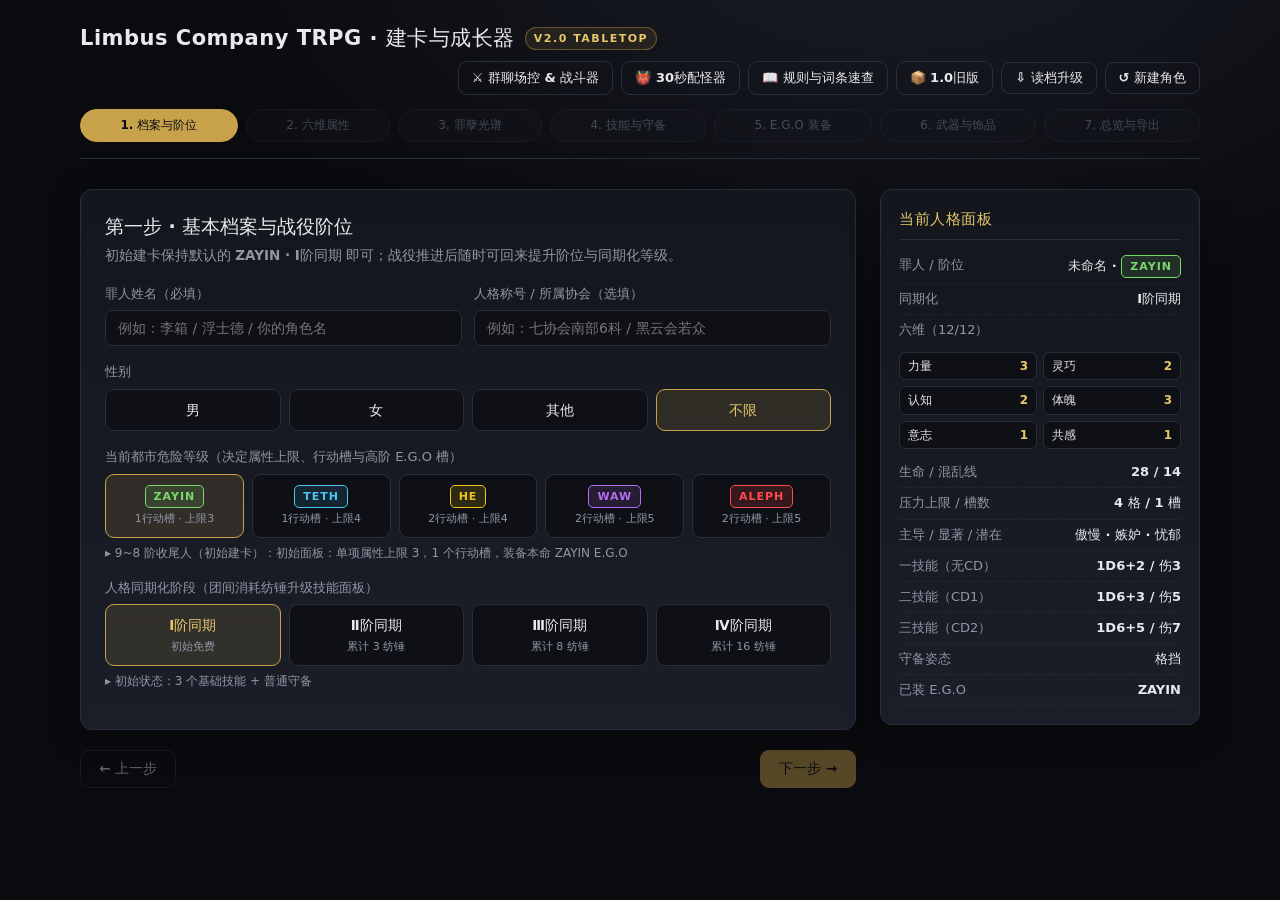
<file: index.html>
<!DOCTYPE html>
<html lang="zh-CN">
<head>
<meta charset="UTF-8">
<meta name="viewport" content="width=device-width, initial-scale=1.0">
<title>Limbus Company TRPG 2.0 · 罪人建卡与成长器</title>
<link rel="stylesheet" href="建卡器.css?v=3">
</head>
<body>
<div class="app">
  <header class="top">
    <div class="brand">
      <h1>Limbus Company TRPG · 建卡与成长器</h1>
      <span class="sub">v2.0 Tabletop</span>
      <div class="brand-nav">
        <a class="btn ghost" href="战斗器.html">⚔ 群聊场控 & 战斗器</a>
        <a class="btn ghost" href="敌人制作器.html">👹 30秒配怪器</a>
        <a class="btn ghost" href="题库.html">📖 规则与词条速查</a>
        <a class="btn ghost" href="v1/index.html" title="查看旧版 1.0 归档">📦 1.0旧版</a>
        <button class="btn ghost" id="btnImportJson" title="读取已导出的 2.0 角色 JSON 继续升级或换装">⇩ 读档升级</button>
        <button class="btn ghost danger-hover" id="btnReset" title="清空当前角色数据重新车卡">↺ 新建角色</button>
      </div>
    </div>
    <input type="file" id="importJsonInput" accept=".json,application/json" hidden>
    <nav class="steps" id="stepChips"></nav>
  </header>

  <main class="stage">
    <div class="card" id="stageCard"></div>
    <div class="nav">
      <button class="btn ghost" id="btnBack">← 上一步</button>
      <button class="btn primary" id="btnNext">下一步 →</button>
    </div>
  </main>

  <aside class="summary">
    <div class="card">
      <h3>当前人格面板</h3>
      <div id="sideSummary"></div>
    </div>
  </aside>
</div>

<canvas id="exportCanvas" width="780" height="2400"></canvas>
<div class="toast" id="toast"></div>

<script src="建卡器.js?v=3"></script>
</body>
</html>
</file>
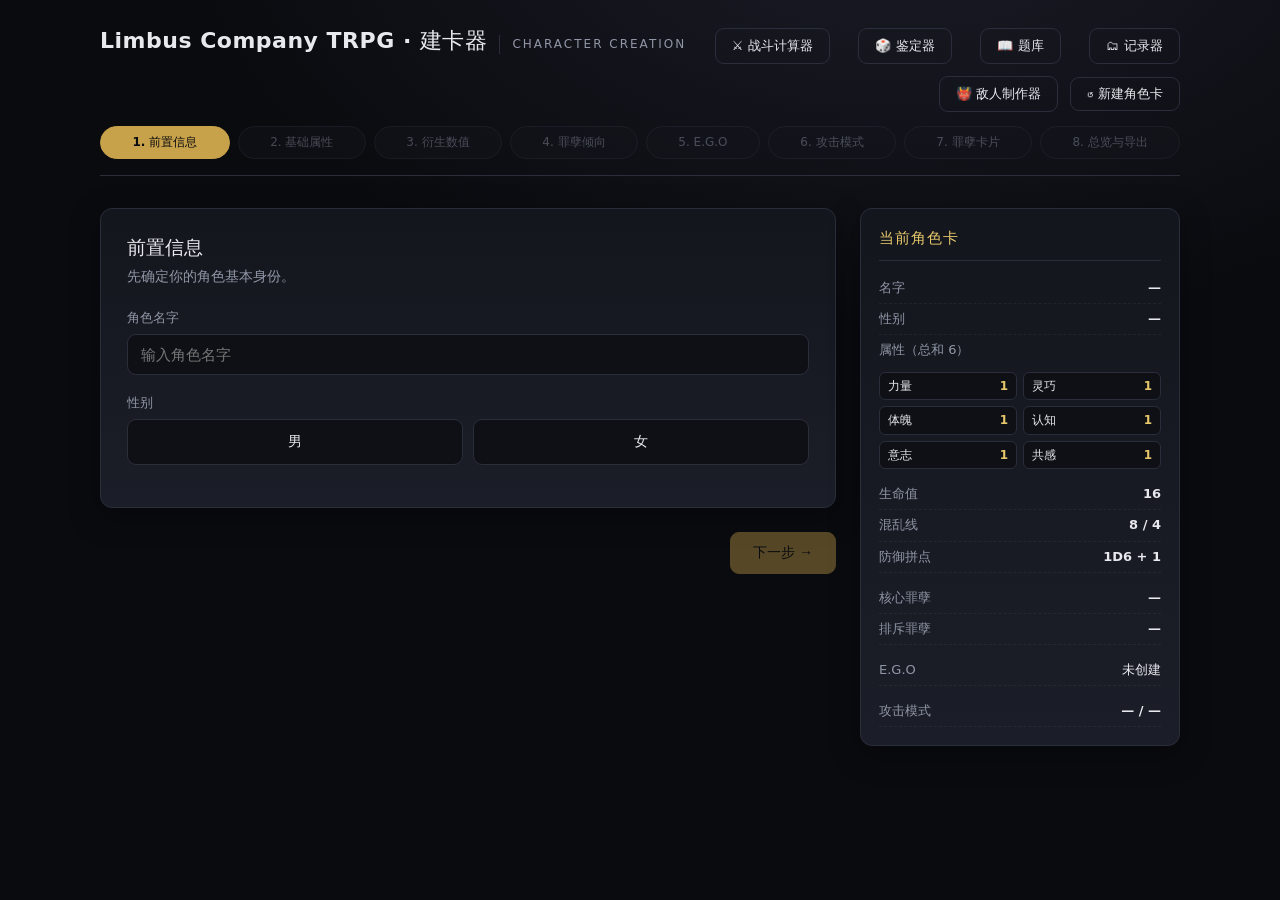
<file: v1/index.html>
<!DOCTYPE html>
<html lang="zh-CN">
<head>
<meta charset="UTF-8">
<meta name="viewport" content="width=device-width, initial-scale=1.0">
<title>Limbus Company TRPG · 车卡器</title>
<link rel="stylesheet" href="建卡器.css?v=68">
</head>
<body>
<div class="app">
  <header class="top">
    <div class="brand">
      <h1>Limbus Company TRPG · 建卡器</h1>
      <div class="sub">Character Creation</div>
      <a class="btn ghost btn-goto" href="战斗器.html" title="导入角色卡，跑一场战斗">⚔ 战斗计算器</a>
      <a class="btn ghost btn-goto" href="鉴定器.html" title="打开鉴定器，可直接读取当前角色">🎲 鉴定器</a>
      <a class="btn ghost btn-goto" href="题库.html" title="全部罪孽卡片与问答的速查表">📖 题库</a>
      <a class="btn ghost btn-goto" href="记录器.html" title="玩家自己记卡组和数值">🗂 记录器</a>
      <a class="btn ghost btn-goto" href="敌人制作器.html" title="定制抗性与被动的敌人">👹 敌人制作器</a>
      <button class="btn ghost btn-reset" id="btnReset" title="清空当前角色卡的全部内容，从第一步重新开始">↺ 新建角色卡</button>
    </div>
    <nav class="steps" id="stepChips"></nav>
  </header>

  <main class="stage">
    <div class="card" id="stageCard"></div>
    <div class="nav">
      <button class="btn ghost" id="btnBack">← 返回上一步</button>
      <button class="btn primary" id="btnNext">下一步 →</button>
    </div>
  </main>

  <aside class="summary">
    <div class="card">
      <h3>当前角色卡</h3>
      <div id="sideSummary"></div>
    </div>
  </aside>
</div>

<canvas id="exportCanvas" width="760" height="3600"></canvas>
<div class="toast" id="toast"></div>

<script src="建卡器.js?v=68"></script>
</body>
</html>
</file>
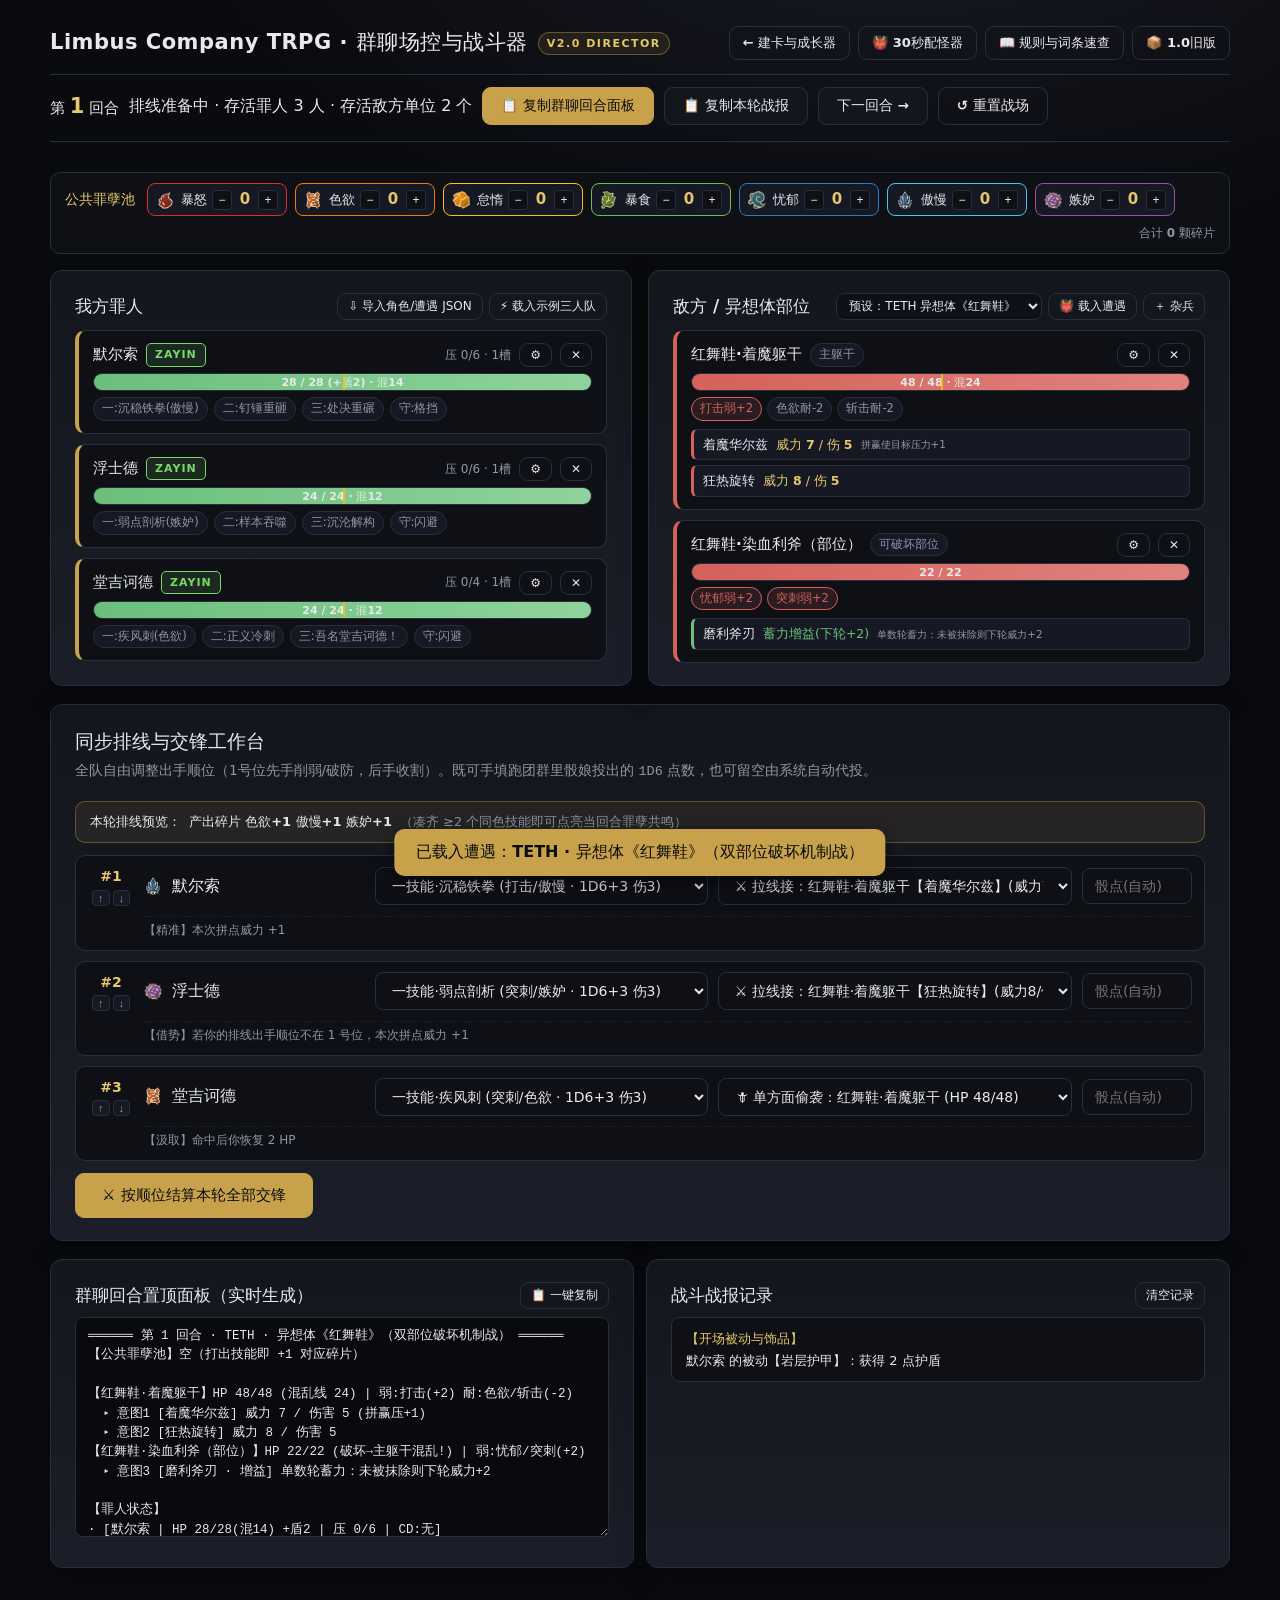
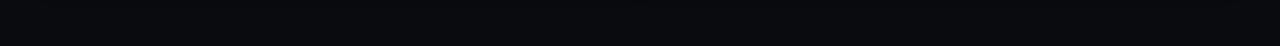
<file: 战斗器.html>
<!DOCTYPE html>
<html lang="zh-CN">
<head>
<meta charset="UTF-8">
<meta name="viewport" content="width=device-width, initial-scale=1.0">
<title>Limbus Company TRPG 2.0 · 群聊场控与自动战斗器</title>
<link rel="stylesheet" href="建卡器.css?v=3">
</head>
<body>
<div class="app app-wide">
  <header class="top">
    <div class="brand">
      <h1>Limbus Company TRPG · 群聊场控与战斗器</h1>
      <span class="sub">v2.0 Director</span>
      <div class="brand-nav">
        <a class="btn ghost" href="index.html">← 建卡与成长器</a>
        <a class="btn ghost" href="敌人制作器.html">👹 30秒配怪器</a>
        <a class="btn ghost" href="题库.html">📖 规则与词条速查</a>
        <a class="btn ghost" href="v1/战斗器.html">📦 1.0旧版</a>
      </div>
    </div>
    <div class="round-bar">
      <span class="round-no">第 <b id="roundNo">1</b> 回合</span>
      <span class="round-tally" id="roundHint"></span>
      <button class="btn primary" id="btnCopyBoard">📋 复制群聊回合面板</button>
      <button class="btn" id="btnCopyLog">📋 复制本轮战报</button>
      <button class="btn" id="btnNextRound">下一回合 →</button>
      <button class="btn ghost danger-hover" id="btnResetAll">↺ 重置战场</button>
    </div>
  </header>

  <main class="stage">
    <!-- 公共罪孽池 -->
    <div class="sin-pool-bar" id="sinPoolBar"></div>

    <!-- 双方单位面板 -->
    <section class="board-grid">
      <div class="card">
        <div class="sec-head" style="margin-bottom:10px">
          <h2 style="margin:0;font-size:17px">我方罪人</h2>
          <div style="display:flex;gap:6px;flex-wrap:wrap">
            <button class="btn ghost mini" id="btnImport">⇩ 导入角色/遭遇 JSON</button>
            <button class="btn ghost mini" id="btnDemoParty">⚡ 载入示例三人队</button>
          </div>
        </div>
        <input type="file" id="fileInput" accept=".json,application/json" multiple hidden>
        <div class="unit-list" id="playerList"></div>
      </div>

      <div class="card">
        <div class="sec-head" style="margin-bottom:10px">
          <h2 style="margin:0;font-size:17px">敌方 / 异想体部位</h2>
          <div style="display:flex;gap:6px;flex-wrap:wrap">
            <select id="presetEncSel" style="width:auto;padding:3px 8px;font-size:12px">
              <option value="rats">预设：ZAYIN 后巷清道夫</option>
              <option value="redshoes" selected>预设：TETH 异想体《红舞鞋》</option>
              <option value="shooter">预设：HE 异想体《魔弹射手》</option>
            </select>
            <button class="btn ghost mini" id="btnLoadPreset">👹 载入遭遇</button>
            <button class="btn ghost mini" id="btnQuickMob">＋ 杂兵</button>
          </div>
        </div>
        <div class="unit-list" id="enemyList"></div>
      </div>
    </section>

    <!-- 同步排线与一键结算台 -->
    <div class="card" style="margin-bottom:18px" id="wireCard">
      <div class="sec-head">
        <div>
          <h2>同步排线与交锋工作台</h2>
          <p class="lead" style="margin-bottom:6px">全队自由调整出手顺位（1号位先手削弱/破防，后手收割）。既可手填跑团群里骰娘投出的 <code>1D6</code> 点数，也可留空由系统自动代投。</p>
        </div>
      </div>
      <div id="resBanner"></div>
      <div class="wire-rows" id="wireRows"></div>
      <div class="export-row" id="wireActions"></div>
    </div>

    <!-- 群聊面板实时文本抽屉与战斗日志 -->
    <div class="grid2">
      <div class="card">
        <div class="sec-head" style="margin-bottom:8px">
          <h2 style="font-size:17px;margin:0">群聊回合置顶面板（实时生成）</h2>
          <button class="btn mini" id="btnCopyBoard2">📋 一键复制</button>
        </div>
        <textarea class="code-box" id="boardTextPreview" style="min-height:220px" readonly></textarea>
      </div>

      <div class="card">
        <div class="sec-head" style="margin-bottom:8px">
          <h2 style="font-size:17px;margin:0">战斗战报记录</h2>
          <button class="btn ghost mini" id="btnClearLog">清空记录</button>
        </div>
        <div id="logBox"></div>
      </div>
    </div>
  </main>
</div>

<div class="toast" id="toast"></div>
<script src="建卡器.js?v=3"></script>
<script src="战斗器.js?v=3"></script>
</body>
</html>
</file>
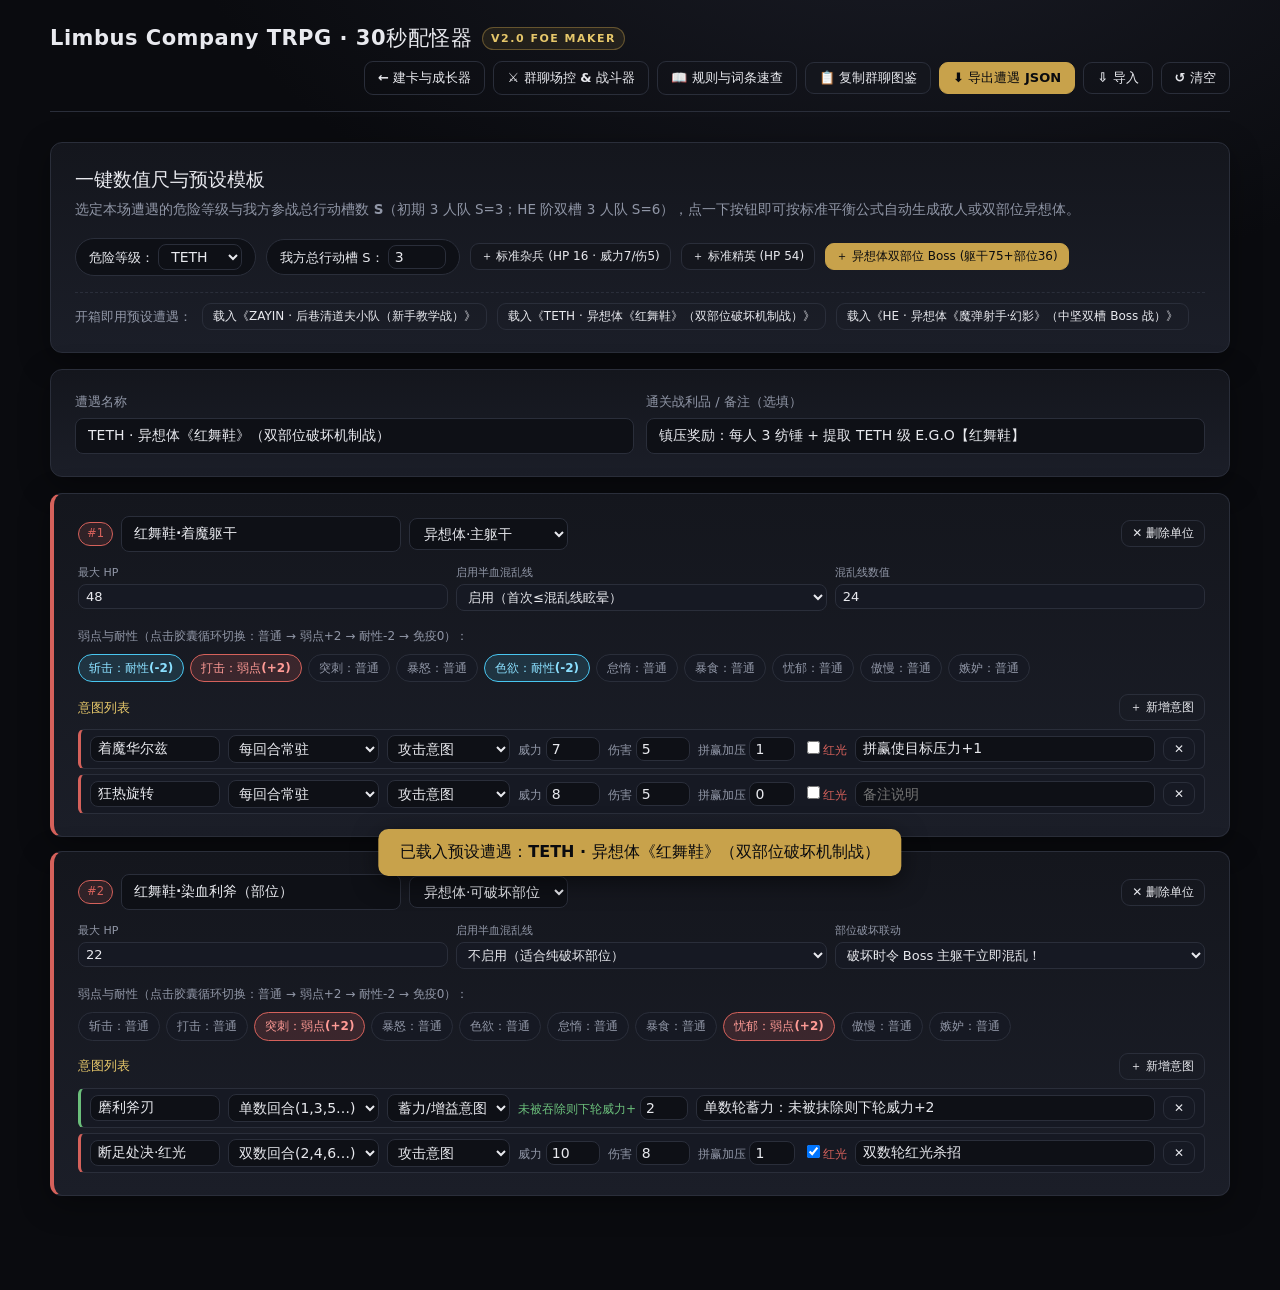
<file: 敌人制作器.html>
<!DOCTYPE html>
<html lang="zh-CN">
<head>
<meta charset="UTF-8">
<meta name="viewport" content="width=device-width, initial-scale=1.0">
<title>Limbus Company TRPG 2.0 · 30秒异想体与遭遇配怪器</title>
<link rel="stylesheet" href="建卡器.css?v=3">
</head>
<body>
<div class="app app-wide">
  <header class="top">
    <div class="brand">
      <h1>Limbus Company TRPG · 30秒配怪器</h1>
      <span class="sub">v2.0 Foe Maker</span>
      <div class="brand-nav">
        <a class="btn ghost" href="index.html">← 建卡与成长器</a>
        <a class="btn ghost" href="战斗器.html">⚔ 群聊场控 & 战斗器</a>
        <a class="btn ghost" href="题库.html">📖 规则与词条速查</a>
        <button class="btn" id="btnCopyEncounter">📋 复制群聊图鉴</button>
        <button class="btn primary" id="btnExport">⬇ 导出遭遇 JSON</button>
        <button class="btn ghost" id="btnImport">⇩ 导入</button>
        <button class="btn ghost danger-hover" id="btnClear">↺ 清空</button>
      </div>
    </div>
    <input type="file" id="fileInput" accept=".json,application/json" hidden>
  </header>

  <main class="stage">
    <div class="card" style="margin-bottom:16px">
      <h2>一键数值尺与预设模板</h2>
      <p class="lead">选定本场遭遇的<b>危险等级</b>与我方<b>参战总行动槽数 S</b>（初期 3 人队 S=3；HE 阶双槽 3 人队 S=6），点一下按钮即可按标准平衡公式自动生成敌人或双部位异想体。</p>
      <div class="pool" id="scaleBar"></div>
      <div class="export-row" id="presetBar" style="margin-top:10px;padding-top:10px;border-top:1px dashed var(--line)"></div>
    </div>

    <div class="card" style="margin-bottom:16px">
      <div class="grid2">
        <label class="field" style="margin:0">
          <span class="lab">遭遇名称</span>
          <input type="text" id="encTitle" placeholder="例如：TETH 异想体《红舞鞋》镇压战">
        </label>
        <label class="field" style="margin:0">
          <span class="lab">通关战利品 / 备注（选填）</span>
          <input type="text" id="encReward" placeholder="例如：每人 3 纺锤 + 提取 TETH E.G.O【红舞鞋】">
        </label>
      </div>
    </div>

    <div id="foeList"></div>
  </main>
</div>

<div class="toast" id="toast"></div>
<script src="建卡器.js?v=3"></script>
<script src="敌人制作器.js?v=3"></script>
</body>
</html>
</file>
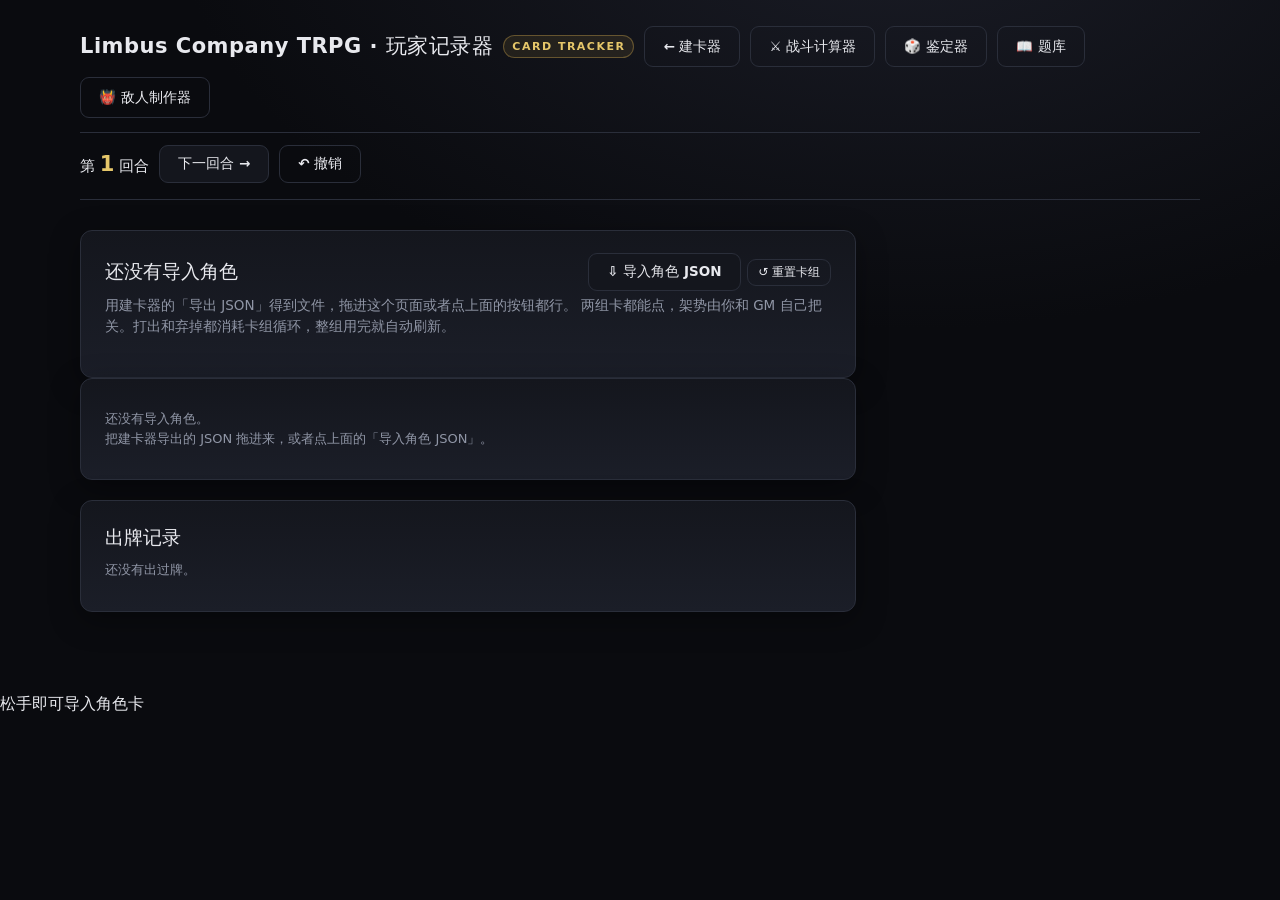
<file: 记录器.html>
<!DOCTYPE html>
<html lang="zh-CN">
<head>
<meta charset="UTF-8">
<meta name="viewport" content="width=device-width, initial-scale=1.0">
<title>Limbus Company TRPG · 玩家记录器</title>
<link rel="stylesheet" href="建卡器.css?v=66">
</head>
<body>
<div class="app app-tracker">
  <header class="top">
    <div class="brand">
      <h1>Limbus Company TRPG · 玩家记录器</h1>
      <div class="sub">Card Tracker</div>
      <a class="btn ghost btn-goto" href="index.html">← 建卡器</a>
      <a class="btn ghost btn-reset" href="战斗器.html">⚔ 战斗计算器</a>
      <a class="btn ghost btn-reset" href="鉴定器.html">🎲 鉴定器</a>
      <a class="btn ghost btn-reset" href="题库.html">📖 题库</a>
      <a class="btn ghost btn-reset" href="敌人制作器.html">👹 敌人制作器</a>
    </div>
    <div class="round-bar">
      <span class="round-no">第 <b id="trRound">1</b> 回合</span>
      <button class="btn" id="btnNextRound">下一回合 →</button>
      <button class="btn ghost" id="btnUndo">↶ 撤销</button>
    </div>
  </header>

  <main class="stage">
    <div class="card">
      <h2 class="sec-head"><span id="trName">还没有导入角色</span>
        <span>
          <button class="btn" id="btnImport">⇩ 导入角色 JSON</button>
          <button class="btn ghost mini" id="btnResetDeck">↺ 重置卡组</button>
        </span></h2>
      <input type="file" id="fileInput" accept=".json,application/json" hidden>
      <p class="lead">用建卡器的「导出 JSON」得到文件，拖进这个页面或者点上面的按钮都行。
        两组卡都能点，架势由你和 GM 自己把关。打出和弃掉都消耗卡组循环，整组用完就自动刷新。</p>
      <div id="trVitals"></div>
    </div>

    <div id="trGroups"></div>

    <div class="card" style="margin-top:20px">
      <h2>出牌记录</h2>
      <div id="trLog"><p class="empty">还没有出过牌。</p></div>
    </div>
  </main>
</div>

<div class="tr-drop" id="trDrop">松手即可导入角色卡</div>
<div class="toast" id="toast"></div>
<!-- 这一页只吃建卡器导出的 JSON，卡面文字都在里面，所以不引用 建卡器.js -->
<script src="记录器.js?v=66"></script>
</body>
</html>
</file>
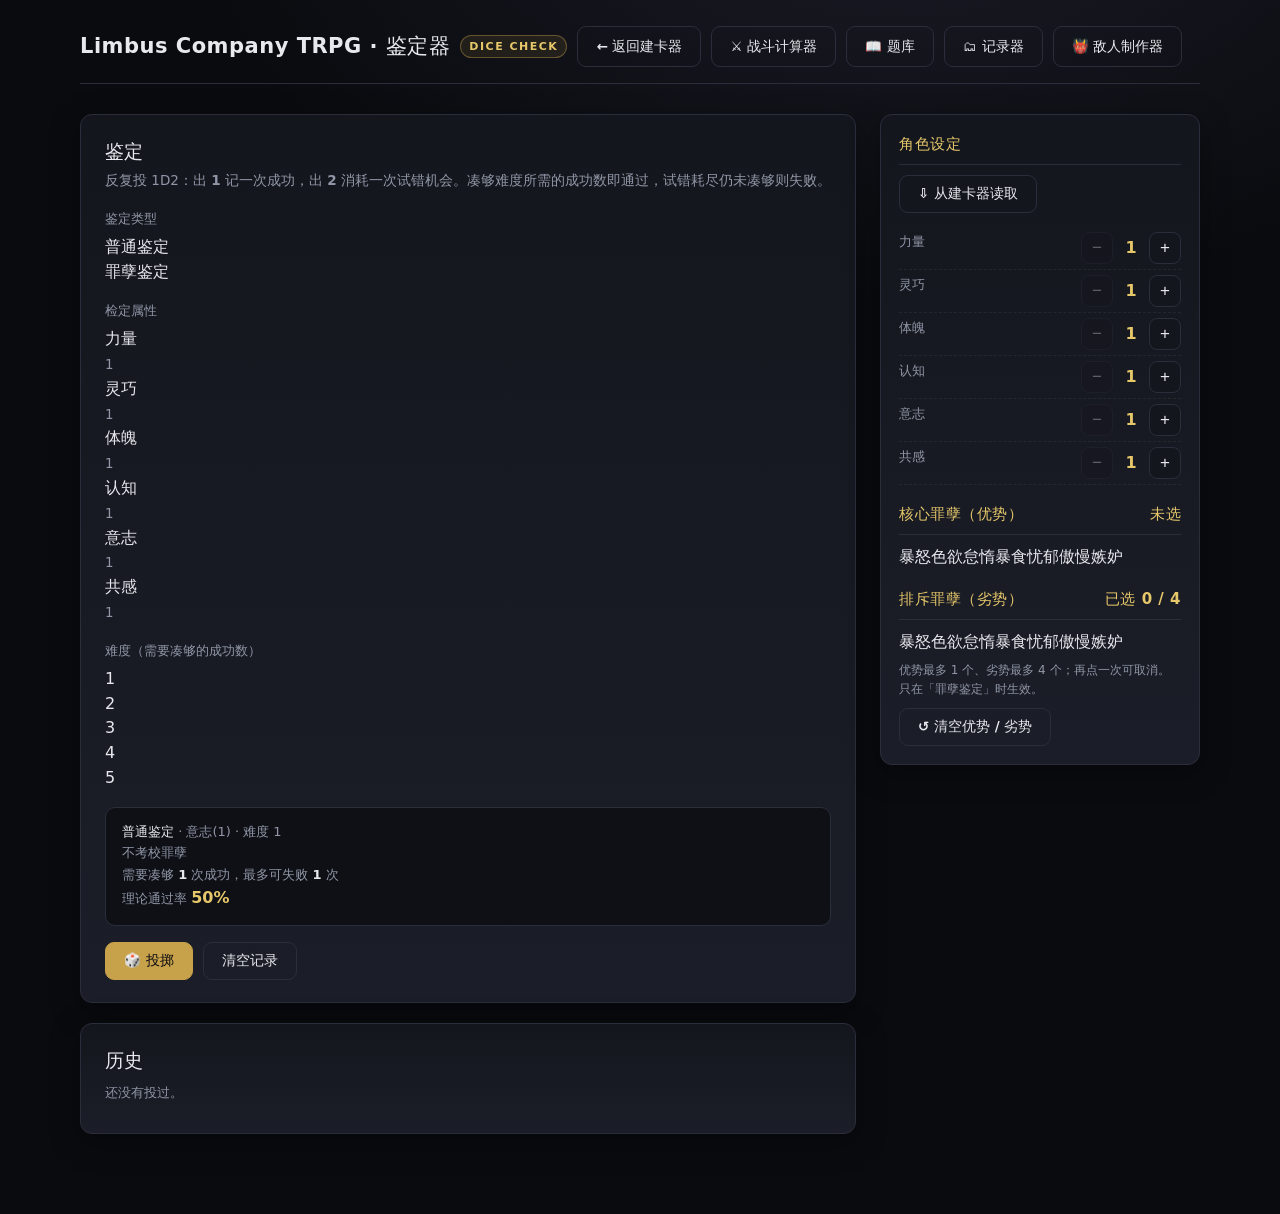
<file: 鉴定器.html>
<!DOCTYPE html>
<html lang="zh-CN">
<head>
<meta charset="UTF-8">
<meta name="viewport" content="width=device-width, initial-scale=1.0">
<title>Limbus Company TRPG · 鉴定器</title>
<link rel="stylesheet" href="建卡器.css?v=66">
</head>
<body>
<div class="app">
  <header class="top">
    <div class="brand">
      <h1>Limbus Company TRPG · 鉴定器</h1>
      <div class="sub">Dice Check</div>
      <a class="btn ghost btn-reset" href="index.html">← 返回建卡器</a>
      <a class="btn ghost btn-reset" href="战斗器.html">⚔ 战斗计算器</a>
      <a class="btn ghost btn-reset" href="题库.html">📖 题库</a>
      <a class="btn ghost btn-reset" href="记录器.html">🗂 记录器</a>
      <a class="btn ghost btn-reset" href="敌人制作器.html">👹 敌人制作器</a>
    </div>
  </header>

  <main class="stage">
    <div class="card">
      <h2>鉴定</h2>
      <p class="lead">反复投 1D2：出 <b>1</b> 记一次成功，出 <b>2</b> 消耗一次试错机会。凑够难度所需的成功数即通过，试错耗尽仍未凑够则失败。</p>

      <label class="field">
        <span class="lab">鉴定类型</span>
        <div class="gender-row" id="kindRow"></div>
      </label>

      <label class="field">
        <span class="lab">检定属性</span>
        <div class="gender-row" id="attrRow"></div>
      </label>

      <label class="field" id="sinField">
        <span class="lab">考校的罪孽</span>
        <div class="sin-chips" id="sinRow"></div>
      </label>

      <label class="field">
        <span class="lab">难度（需要凑够的成功数）</span>
        <div class="gender-row" id="dcRow"></div>
      </label>

      <div class="attr-help" id="preview"></div>

      <div class="export-row">
        <button class="btn primary" id="btnRoll">🎲 投掷</button>
        <button class="btn ghost" id="btnClearLog">清空记录</button>
      </div>

      <div id="result"></div>
    </div>

    <div class="card" style="margin-top:20px">
      <h2>历史</h2>
      <div id="history"><p class="empty">还没有投过。</p></div>
    </div>
  </main>

  <aside class="summary">
    <div class="card">
      <h3>角色设定</h3>
      <div class="export-row" style="margin:0 0 14px">
        <button class="btn" id="btnLoad">⇩ 从建卡器读取</button>
      </div>
      <div id="attrEdit"></div>
      <h3 class="sec-head" style="margin-top:18px">核心罪孽（优势）<span id="coreCount"></span></h3>
      <div class="sin-chips" id="coreEdit"></div>
      <h3 class="sec-head" style="margin-top:18px">排斥罪孽（劣势）<span id="rejCount"></span></h3>
      <div class="sin-chips" id="rejEdit"></div>
      <p class="hint">优势最多 1 个、劣势最多 4 个；再点一次可取消。只在「罪孽鉴定」时生效。</p>
      <div class="export-row"><button class="btn ghost" id="btnClearSins">↺ 清空优势 / 劣势</button></div>
    </div>
  </aside>
</div>

<div class="toast" id="toast"></div>
<script src="鉴定器.js?v=66"></script>
</body>
</html>
</file>
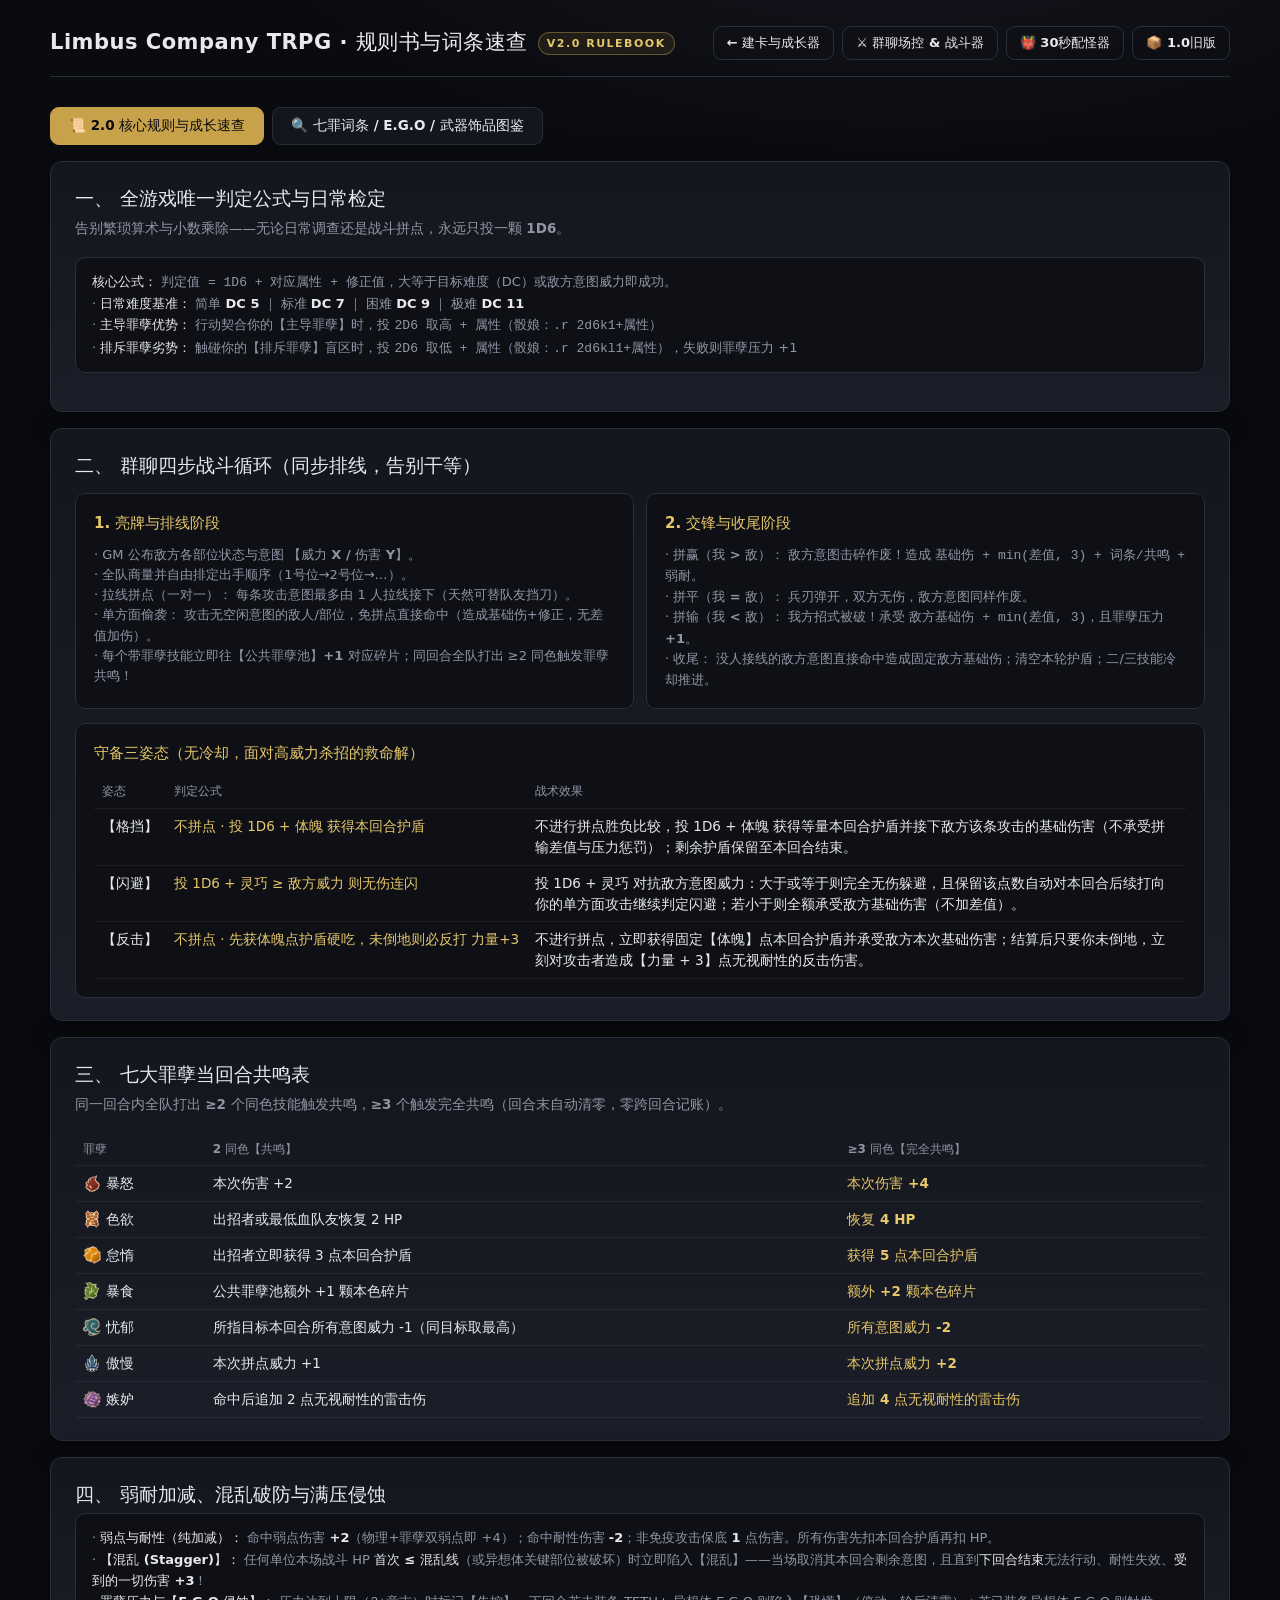
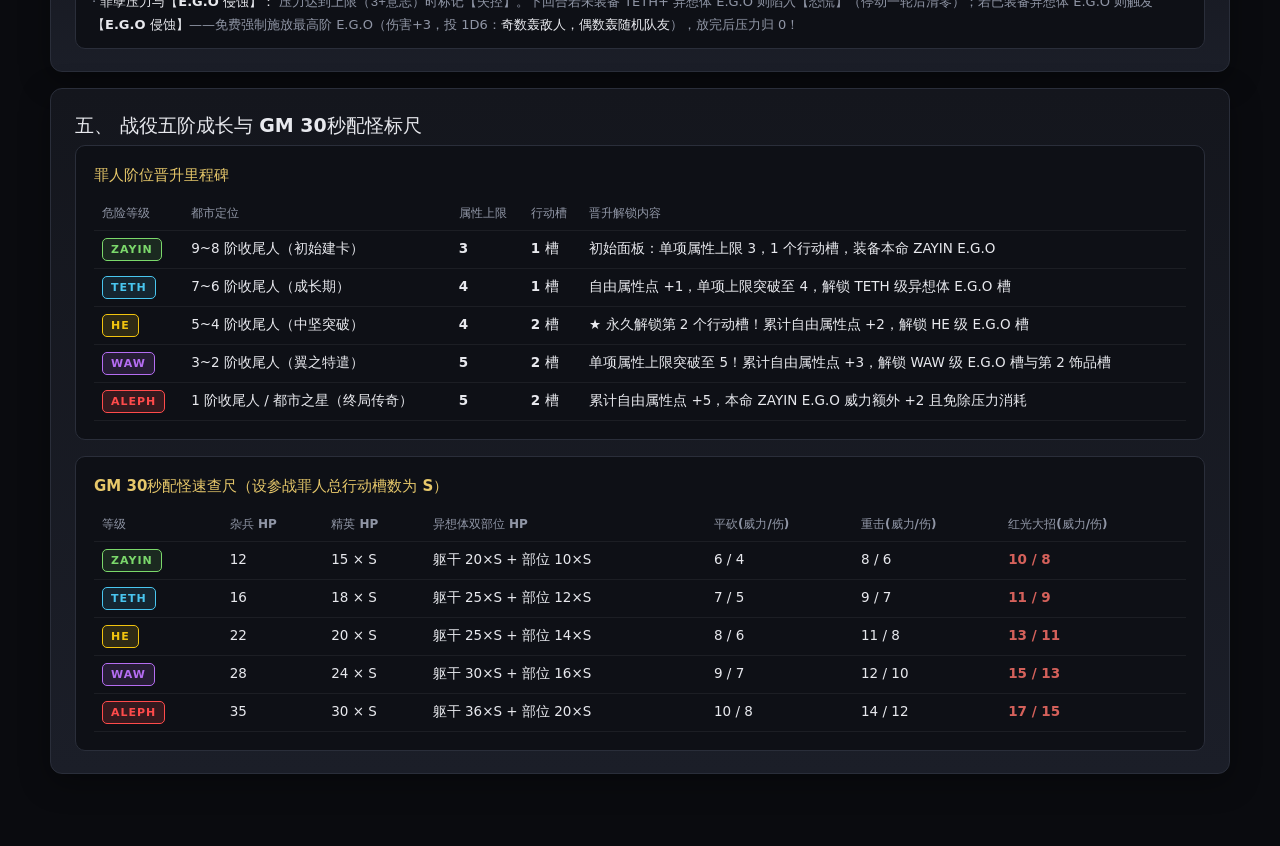
<file: 题库.html>
<!DOCTYPE html>
<html lang="zh-CN">
<head>
<meta charset="UTF-8">
<meta name="viewport" content="width=device-width, initial-scale=1.0">
<title>Limbus Company TRPG 2.0 · 规则书与全词条速查</title>
<link rel="stylesheet" href="建卡器.css?v=3">
</head>
<body>
<div class="app app-wide">
  <header class="top">
    <div class="brand">
      <h1>Limbus Company TRPG · 规则书与词条速查</h1>
      <span class="sub">v2.0 Rulebook</span>
      <div class="brand-nav">
        <a class="btn ghost" href="index.html">← 建卡与成长器</a>
        <a class="btn ghost" href="战斗器.html">⚔ 群聊场控 & 战斗器</a>
        <a class="btn ghost" href="敌人制作器.html">👹 30秒配怪器</a>
        <a class="btn ghost" href="v1/index.html">📦 1.0旧版</a>
      </div>
    </div>
  </header>

  <main class="stage">
    <div class="qa-tabs">
      <button class="btn primary" id="tabRules">📜 2.0 核心规则与成长速查</button>
      <button class="btn" id="tabTraits">🔍 七罪词条 / E.G.O / 武器饰品图鉴</button>
    </div>
    <div id="viewRules"></div>
    <div id="viewTraits" hidden></div>
  </main>
</div>

<div class="toast" id="toast"></div>
<script src="建卡器.js?v=3"></script>
<script src="题库.js?v=3"></script>
</body>
</html>
</file>
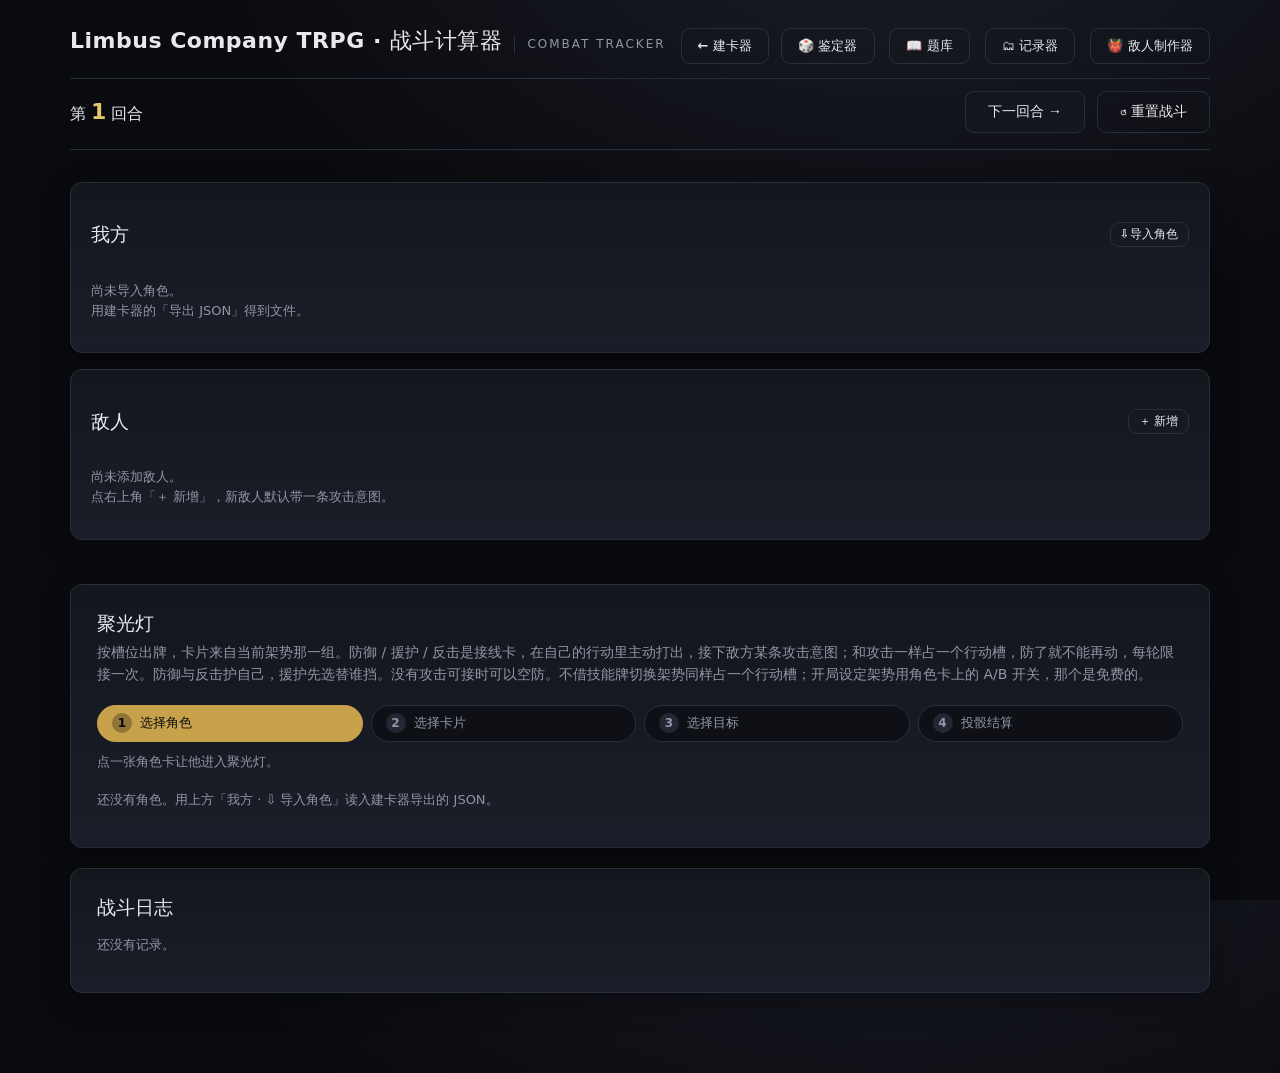
<file: v1/战斗器.html>
<!DOCTYPE html>
<html lang="zh-CN">
<head>
<meta charset="UTF-8">
<meta name="viewport" content="width=device-width, initial-scale=1.0">
<title>Limbus Company TRPG · 战斗计算器</title>
<link rel="stylesheet" href="建卡器.css?v=68">
</head>
<body>
<div class="app app-combat">
  <header class="top">
    <div class="brand">
      <h1>Limbus Company TRPG · 战斗计算器</h1>
      <div class="sub">Combat Tracker</div>
      <a class="btn ghost btn-goto" href="index.html">← 建卡器</a>
      <a class="btn ghost btn-reset" href="鉴定器.html">🎲 鉴定器</a>
      <a class="btn ghost btn-reset" href="题库.html">📖 题库</a>
      <a class="btn ghost btn-reset" href="记录器.html">🗂 记录器</a>
      <a class="btn ghost btn-reset" href="敌人制作器.html">👹 敌人制作器</a>
    </div>
    <div class="round-bar">
      <span class="round-no">第 <b id="roundNo">1</b> 回合</span>
      <span class="round-tally" id="roundTally"></span>
      <button class="btn" id="btnNextRound">下一回合 →</button>
      <button class="btn ghost" id="btnResetAll">↺ 重置战斗</button>
    </div>
  </header>

  <!-- 场上单位：始终在聚光灯上方，任何窗口宽度下都不会被挤到日志后面 -->
  <section class="board">
    <div class="card">
      <h3 class="sec-head">我方 <button class="btn ghost mini" id="btnImport">⇩ 导入角色</button></h3>
      <input type="file" id="fileInput" accept=".json,application/json" multiple hidden>
      <div id="players"><p class="empty">尚未导入角色。<br>用建卡器的「导出 JSON」得到文件。</p></div>
    </div>

    <div class="card">
      <h3 class="sec-head">敌人 <button class="btn ghost mini" id="btnAddEnemy">＋ 新增</button></h3>
      <div id="enemies"><p class="empty">尚未添加敌人。</p></div>
    </div>
  </section>

  <main class="stage">
    <!-- 聚光灯：出牌与接线都在这里 -->
    <div class="card" id="spotCard">
      <h2>聚光灯</h2>
      <p class="lead">按槽位出牌，卡片来自当前架势那一组。防御 / 援护 / 反击是接线卡，在自己的行动里主动打出，接下敌方某条攻击意图；和攻击一样占一个行动槽，防了就不能再动，每轮限接一次。防御与反击护自己，援护先选替谁挡。没有攻击可接时可以空防。不借技能牌切换架势同样占一个行动槽；开局设定架势用角色卡上的 A/B 开关，那个是免费的。</p>
      <div id="spotFlow"></div>
      <div id="spotPick"></div>
      <div id="spotBody"></div>
    </div>

    <!-- 收尾：所有人行动完后，没人接下的攻击自动落地 -->
    <div class="card" id="foeCard" hidden>
      <h2>敌方攻击落地</h2>
      <p class="lead">所有人都行动完了。以下攻击意图没人接线，逐条结算。接线要占行动槽，必须在自己的行动里提前打出，这一步只负责让剩下的攻击落地。</p>
      <div id="foeBody"></div>
    </div>

    <!-- 卡组浏览 / 手动弃牌 -->
    <div class="card" id="deckCard" hidden style="margin-top:20px">
      <h2 class="sec-head"><span id="deckTitle">卡组</span>
        <button class="btn ghost mini" id="btnDeckClose">✕ 关闭</button></h2>
      <p class="lead">卡片与问答特效自带的弃牌会在出牌流程里自动让你勾选，无需来此处手点。这里仅供查看两组牌池，或由 GM 临场手动弃牌调整（弃牌与打出一样消耗卡组循环）。</p>
      <div id="deckBody"></div>
    </div>

    <div class="card" style="margin-top:20px">
      <h2>战斗日志</h2>
      <div id="log"><p class="empty">还没有记录。</p></div>
    </div>
  </main>
</div>

<div class="toast" id="toast"></div>
<script src="战斗器.js?v=68"></script>
</body>
</html>
</file>
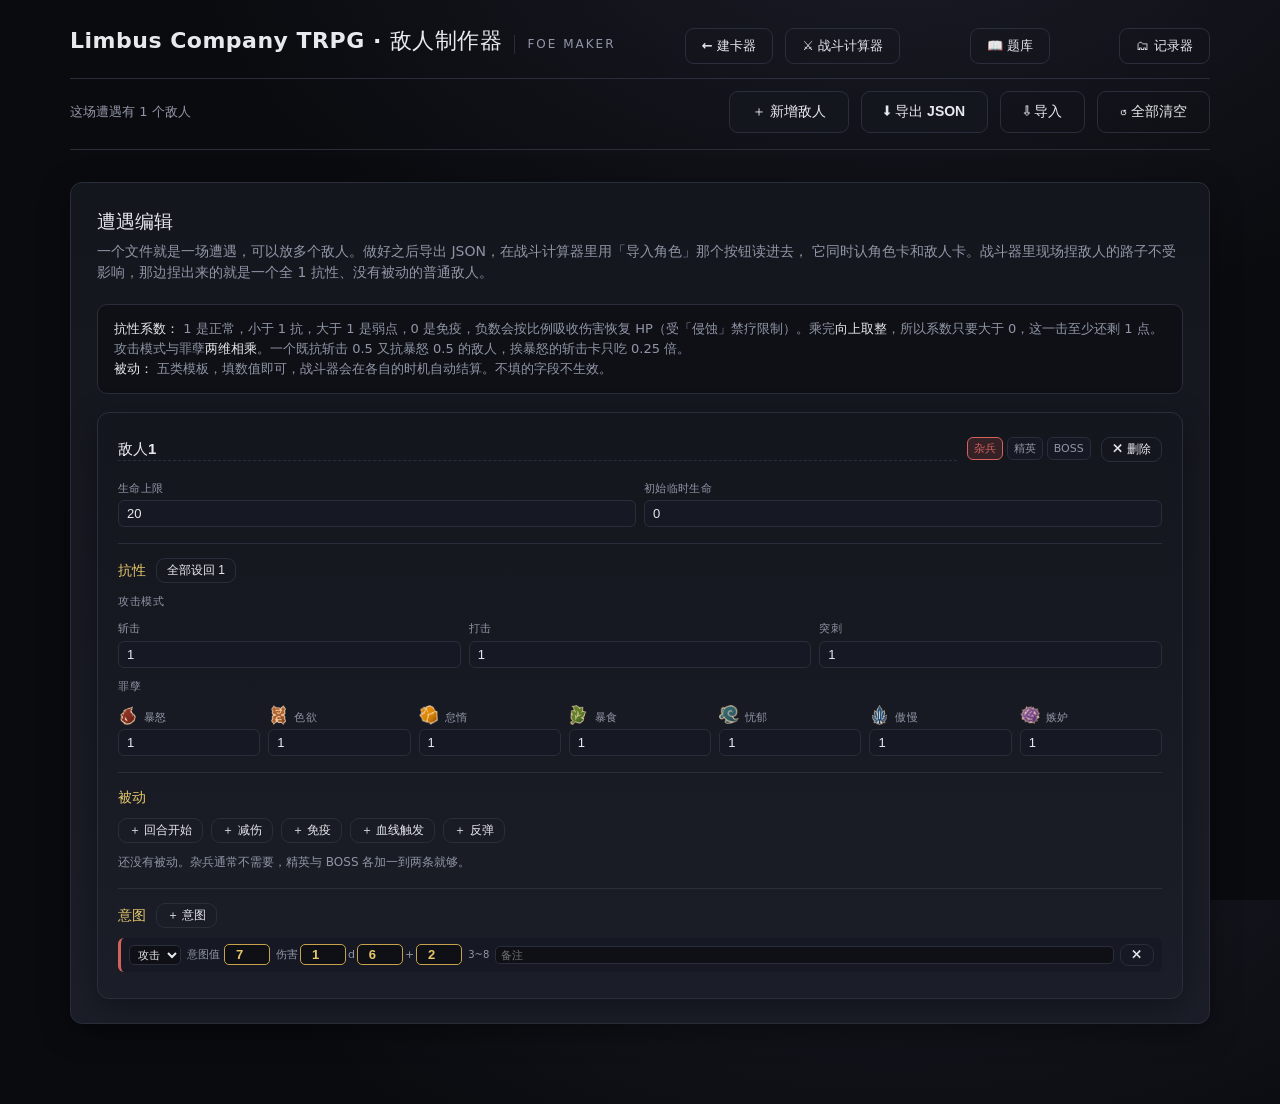
<file: v1/敌人制作器.html>
<!DOCTYPE html>
<html lang="zh-CN">
<head>
<meta charset="UTF-8">
<meta name="viewport" content="width=device-width, initial-scale=1.0">
<title>Limbus Company TRPG · 敌人制作器</title>
<link rel="stylesheet" href="建卡器.css?v=68">
</head>
<body>
<div class="app app-foemaker">
  <header class="top">
    <div class="brand">
      <h1>Limbus Company TRPG · 敌人制作器</h1>
      <div class="sub">Foe Maker</div>
      <a class="btn ghost btn-goto" href="index.html">← 建卡器</a>
      <a class="btn ghost btn-reset" href="战斗器.html">⚔ 战斗计算器</a>
      <a class="btn ghost btn-reset" href="题库.html">📖 题库</a>
      <a class="btn ghost btn-reset" href="记录器.html">🗂 记录器</a>
    </div>
    <div class="round-bar">
      <span class="round-tally" id="fmCount"></span>
      <button class="btn" id="btnAdd">＋ 新增敌人</button>
      <button class="btn" id="btnExport">⬇ 导出 JSON</button>
      <button class="btn ghost" id="btnImport">⇩ 导入</button>
      <button class="btn ghost" id="btnClear">↺ 全部清空</button>
    </div>
  </header>

  <main class="stage">
    <div class="card">
      <h2>遭遇编辑</h2>
      <p class="lead">一个文件就是一场遭遇，可以放多个敌人。做好之后导出 JSON，在战斗计算器里用「导入角色」那个按钮读进去，
        它同时认角色卡和敌人卡。战斗器里现场捏敌人的路子不受影响，那边捏出来的就是一个全 1 抗性、没有被动的普通敌人。</p>
      <div class="attr-help">
        <b>抗性系数：</b> 1 是正常，小于 1 抗，大于 1 是弱点，0 是免疫，负数会按比例吸收伤害恢复 HP（受「侵蚀」禁疗限制）。乘完<b>向上取整</b>，所以系数只要大于 0，这一击至少还剩 1 点。
        <br>攻击模式与罪孽<b>两维相乘</b>。一个既抗斩击 0.5 又抗暴怒 0.5 的敌人，挨暴怒的斩击卡只吃 0.25 倍。
        <br><b>被动：</b> 五类模板，填数值即可，战斗器会在各自的时机自动结算。不填的字段不生效。
      </div>
      <div id="fmList"></div>
    </div>
  </main>
</div>

<input type="file" id="fileInput" accept=".json,application/json" hidden>
<div class="toast" id="toast"></div>
<!-- 引用建卡器只为了罪孽名与攻击模式名。它末尾的初始化以 #stageCard 为开关，
     本页没有那个元素，所以只会留下数据表与纯函数 -->
<script src="建卡器.js?v=68"></script>
<script src="敌人制作器.js?v=68"></script>
</body>
</html>
</file>
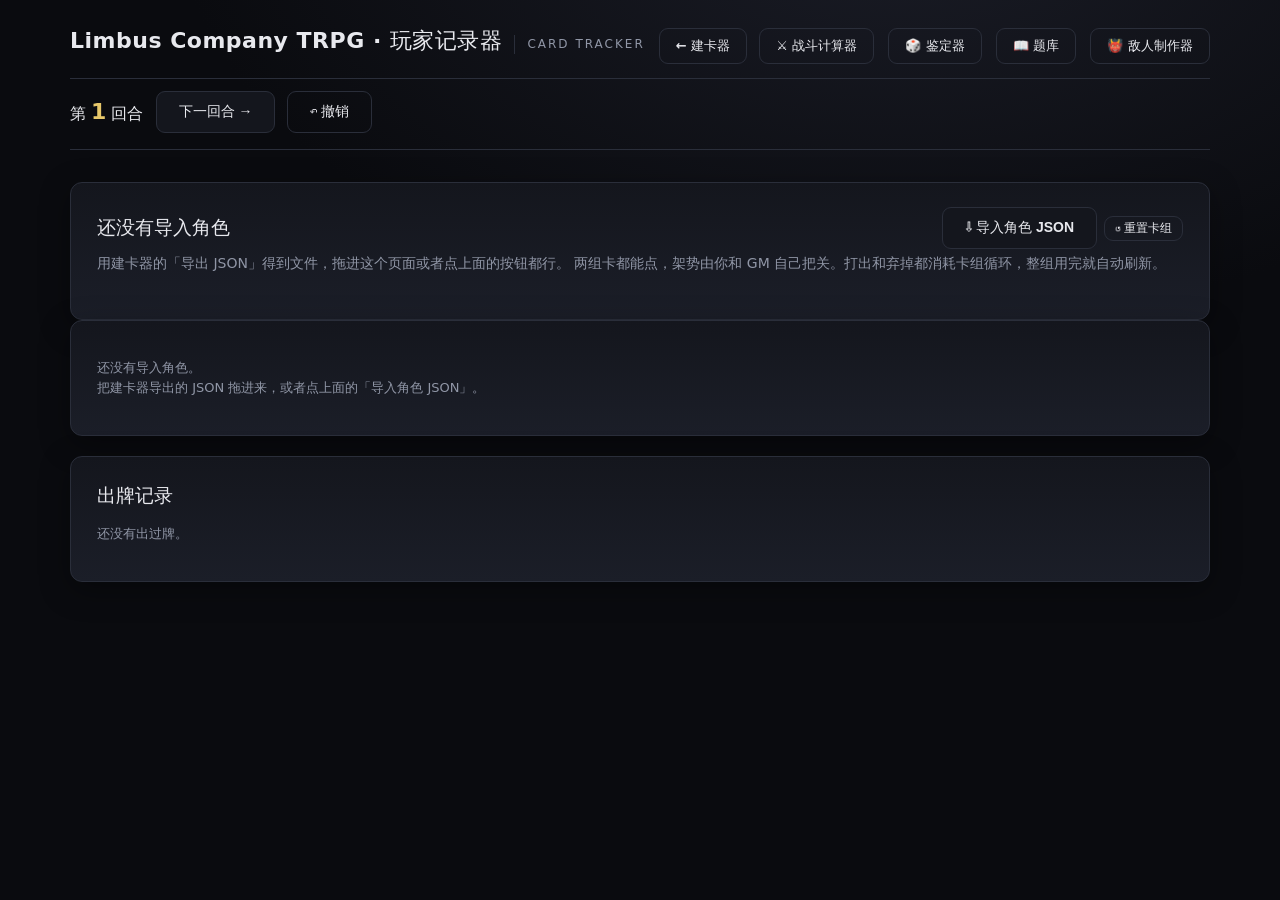
<file: v1/记录器.html>
<!DOCTYPE html>
<html lang="zh-CN">
<head>
<meta charset="UTF-8">
<meta name="viewport" content="width=device-width, initial-scale=1.0">
<title>Limbus Company TRPG · 玩家记录器</title>
<link rel="stylesheet" href="建卡器.css?v=68">
</head>
<body>
<div class="app app-tracker">
  <header class="top">
    <div class="brand">
      <h1>Limbus Company TRPG · 玩家记录器</h1>
      <div class="sub">Card Tracker</div>
      <a class="btn ghost btn-goto" href="index.html">← 建卡器</a>
      <a class="btn ghost btn-reset" href="战斗器.html">⚔ 战斗计算器</a>
      <a class="btn ghost btn-reset" href="鉴定器.html">🎲 鉴定器</a>
      <a class="btn ghost btn-reset" href="题库.html">📖 题库</a>
      <a class="btn ghost btn-reset" href="敌人制作器.html">👹 敌人制作器</a>
    </div>
    <div class="round-bar">
      <span class="round-no">第 <b id="trRound">1</b> 回合</span>
      <button class="btn" id="btnNextRound">下一回合 →</button>
      <button class="btn ghost" id="btnUndo">↶ 撤销</button>
    </div>
  </header>

  <main class="stage">
    <div class="card">
      <h2 class="sec-head"><span id="trName">还没有导入角色</span>
        <span>
          <button class="btn" id="btnImport">⇩ 导入角色 JSON</button>
          <button class="btn ghost mini" id="btnResetDeck">↺ 重置卡组</button>
        </span></h2>
      <input type="file" id="fileInput" accept=".json,application/json" hidden>
      <p class="lead">用建卡器的「导出 JSON」得到文件，拖进这个页面或者点上面的按钮都行。
        两组卡都能点，架势由你和 GM 自己把关。打出和弃掉都消耗卡组循环，整组用完就自动刷新。</p>
      <div id="trVitals"></div>
    </div>

    <div id="trGroups"></div>

    <div class="card" style="margin-top:20px">
      <h2>出牌记录</h2>
      <div id="trLog"><p class="empty">还没有出过牌。</p></div>
    </div>
  </main>
</div>

<div class="tr-drop" id="trDrop">松手即可导入角色卡</div>
<div class="toast" id="toast"></div>
<!-- 这一页只吃建卡器导出的 JSON，卡面文字都在里面，所以不引用 建卡器.js -->
<script src="记录器.js?v=68"></script>
</body>
</html>
</file>
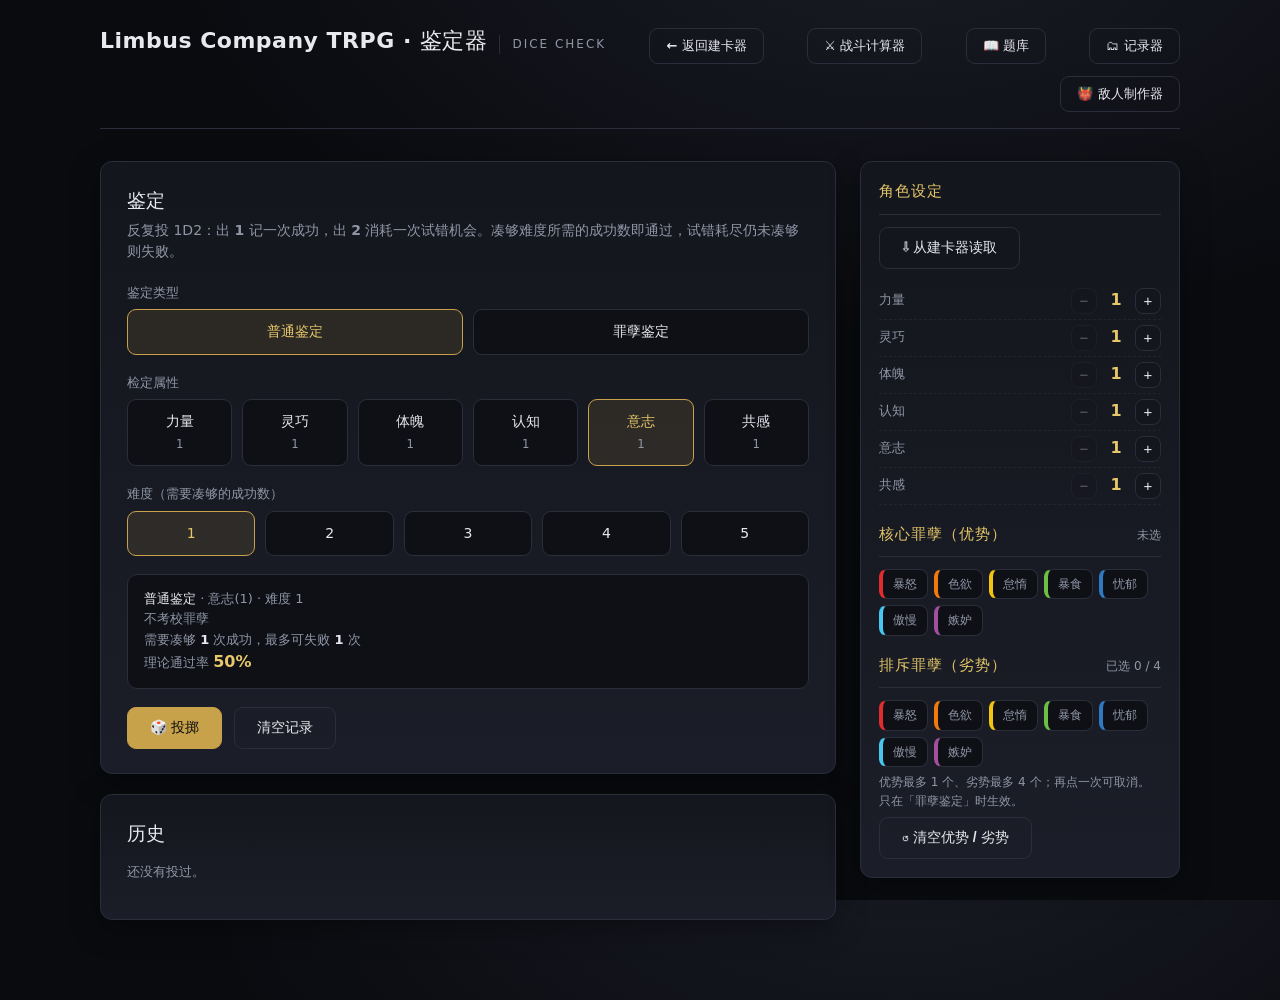
<file: v1/鉴定器.html>
<!DOCTYPE html>
<html lang="zh-CN">
<head>
<meta charset="UTF-8">
<meta name="viewport" content="width=device-width, initial-scale=1.0">
<title>Limbus Company TRPG · 鉴定器</title>
<link rel="stylesheet" href="建卡器.css?v=68">
</head>
<body>
<div class="app">
  <header class="top">
    <div class="brand">
      <h1>Limbus Company TRPG · 鉴定器</h1>
      <div class="sub">Dice Check</div>
      <a class="btn ghost btn-reset" href="index.html">← 返回建卡器</a>
      <a class="btn ghost btn-reset" href="战斗器.html">⚔ 战斗计算器</a>
      <a class="btn ghost btn-reset" href="题库.html">📖 题库</a>
      <a class="btn ghost btn-reset" href="记录器.html">🗂 记录器</a>
      <a class="btn ghost btn-reset" href="敌人制作器.html">👹 敌人制作器</a>
    </div>
  </header>

  <main class="stage">
    <div class="card">
      <h2>鉴定</h2>
      <p class="lead">反复投 1D2：出 <b>1</b> 记一次成功，出 <b>2</b> 消耗一次试错机会。凑够难度所需的成功数即通过，试错耗尽仍未凑够则失败。</p>

      <label class="field">
        <span class="lab">鉴定类型</span>
        <div class="gender-row" id="kindRow"></div>
      </label>

      <label class="field">
        <span class="lab">检定属性</span>
        <div class="gender-row" id="attrRow"></div>
      </label>

      <label class="field" id="sinField">
        <span class="lab">考校的罪孽</span>
        <div class="sin-chips" id="sinRow"></div>
      </label>

      <label class="field">
        <span class="lab">难度（需要凑够的成功数）</span>
        <div class="gender-row" id="dcRow"></div>
      </label>

      <div class="attr-help" id="preview"></div>

      <div class="export-row">
        <button class="btn primary" id="btnRoll">🎲 投掷</button>
        <button class="btn ghost" id="btnClearLog">清空记录</button>
      </div>

      <div id="result"></div>
    </div>

    <div class="card" style="margin-top:20px">
      <h2>历史</h2>
      <div id="history"><p class="empty">还没有投过。</p></div>
    </div>
  </main>

  <aside class="summary">
    <div class="card">
      <h3>角色设定</h3>
      <div class="export-row" style="margin:0 0 14px">
        <button class="btn" id="btnLoad">⇩ 从建卡器读取</button>
      </div>
      <div id="attrEdit"></div>
      <h3 class="sec-head" style="margin-top:18px">核心罪孽（优势）<span id="coreCount"></span></h3>
      <div class="sin-chips" id="coreEdit"></div>
      <h3 class="sec-head" style="margin-top:18px">排斥罪孽（劣势）<span id="rejCount"></span></h3>
      <div class="sin-chips" id="rejEdit"></div>
      <p class="hint">优势最多 1 个、劣势最多 4 个；再点一次可取消。只在「罪孽鉴定」时生效。</p>
      <div class="export-row"><button class="btn ghost" id="btnClearSins">↺ 清空优势 / 劣势</button></div>
    </div>
  </aside>
</div>

<div class="toast" id="toast"></div>
<script src="鉴定器.js?v=68"></script>
</body>
</html>
</file>
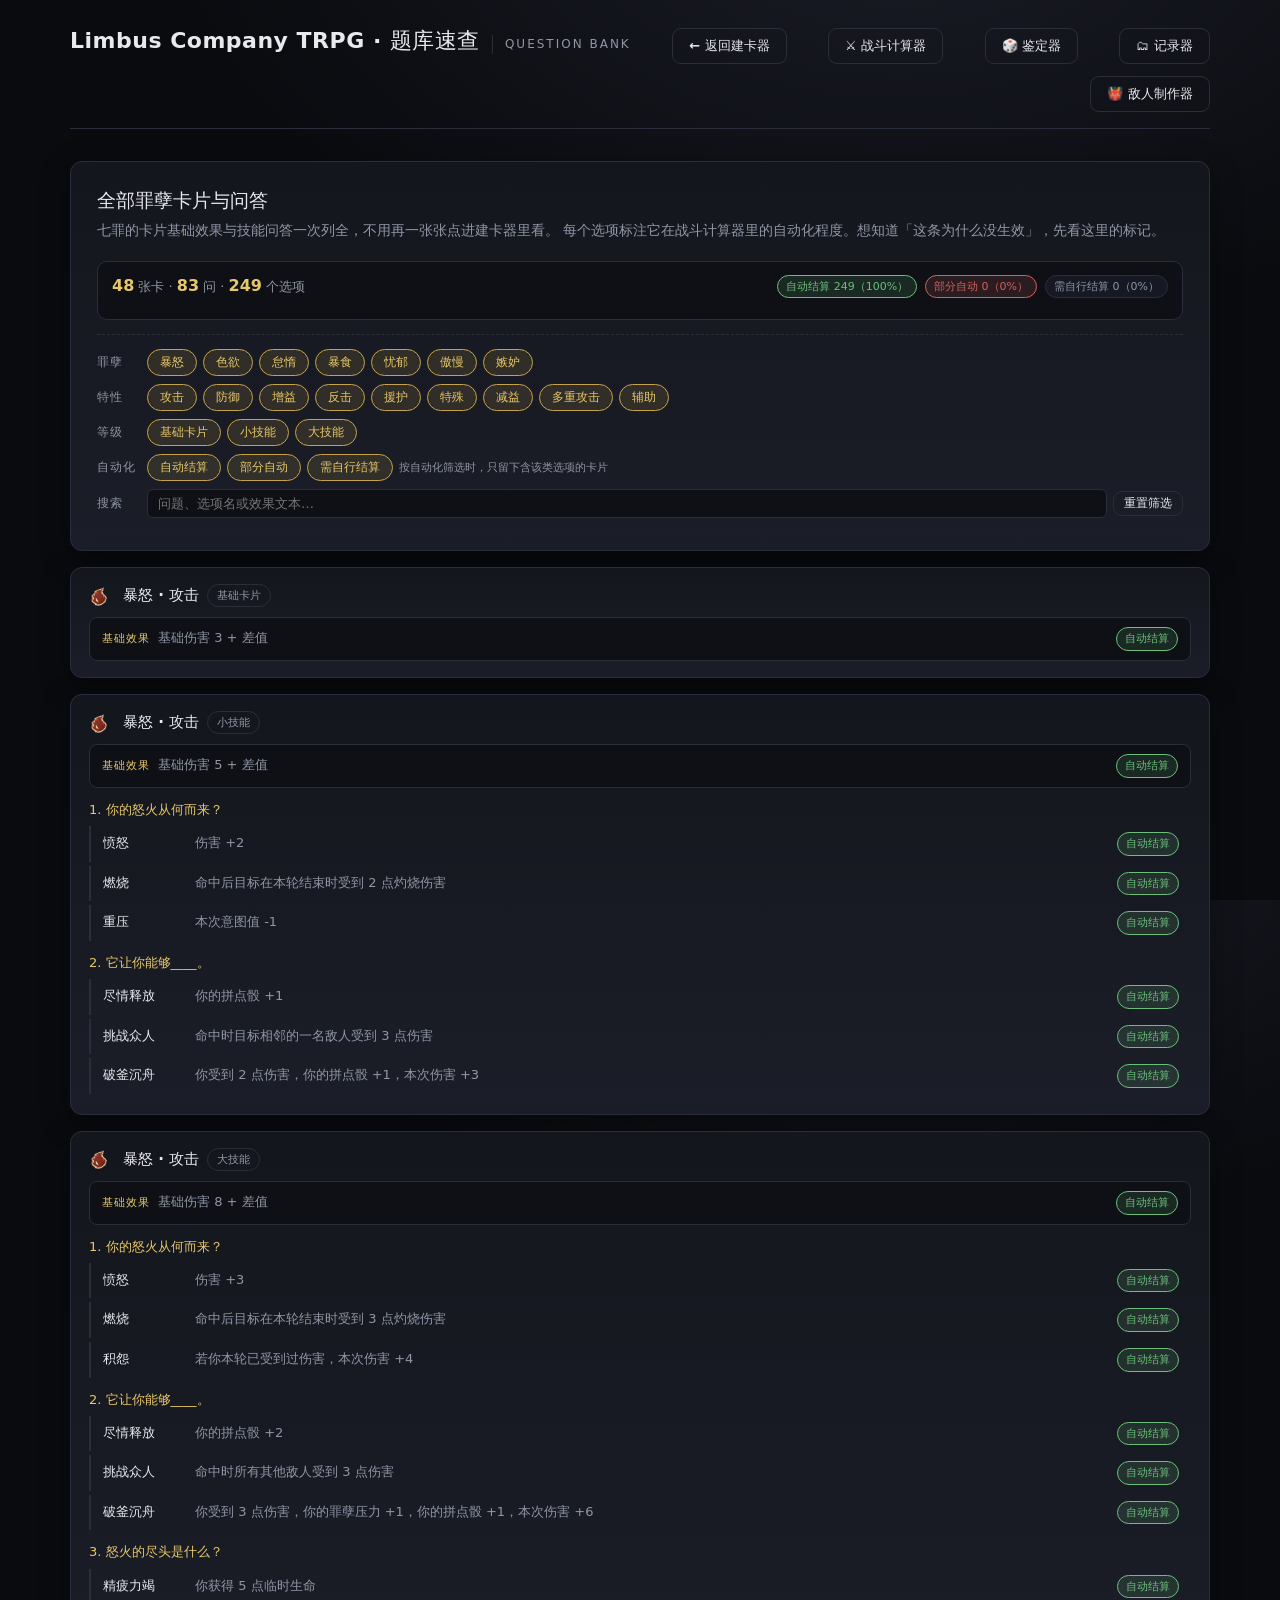
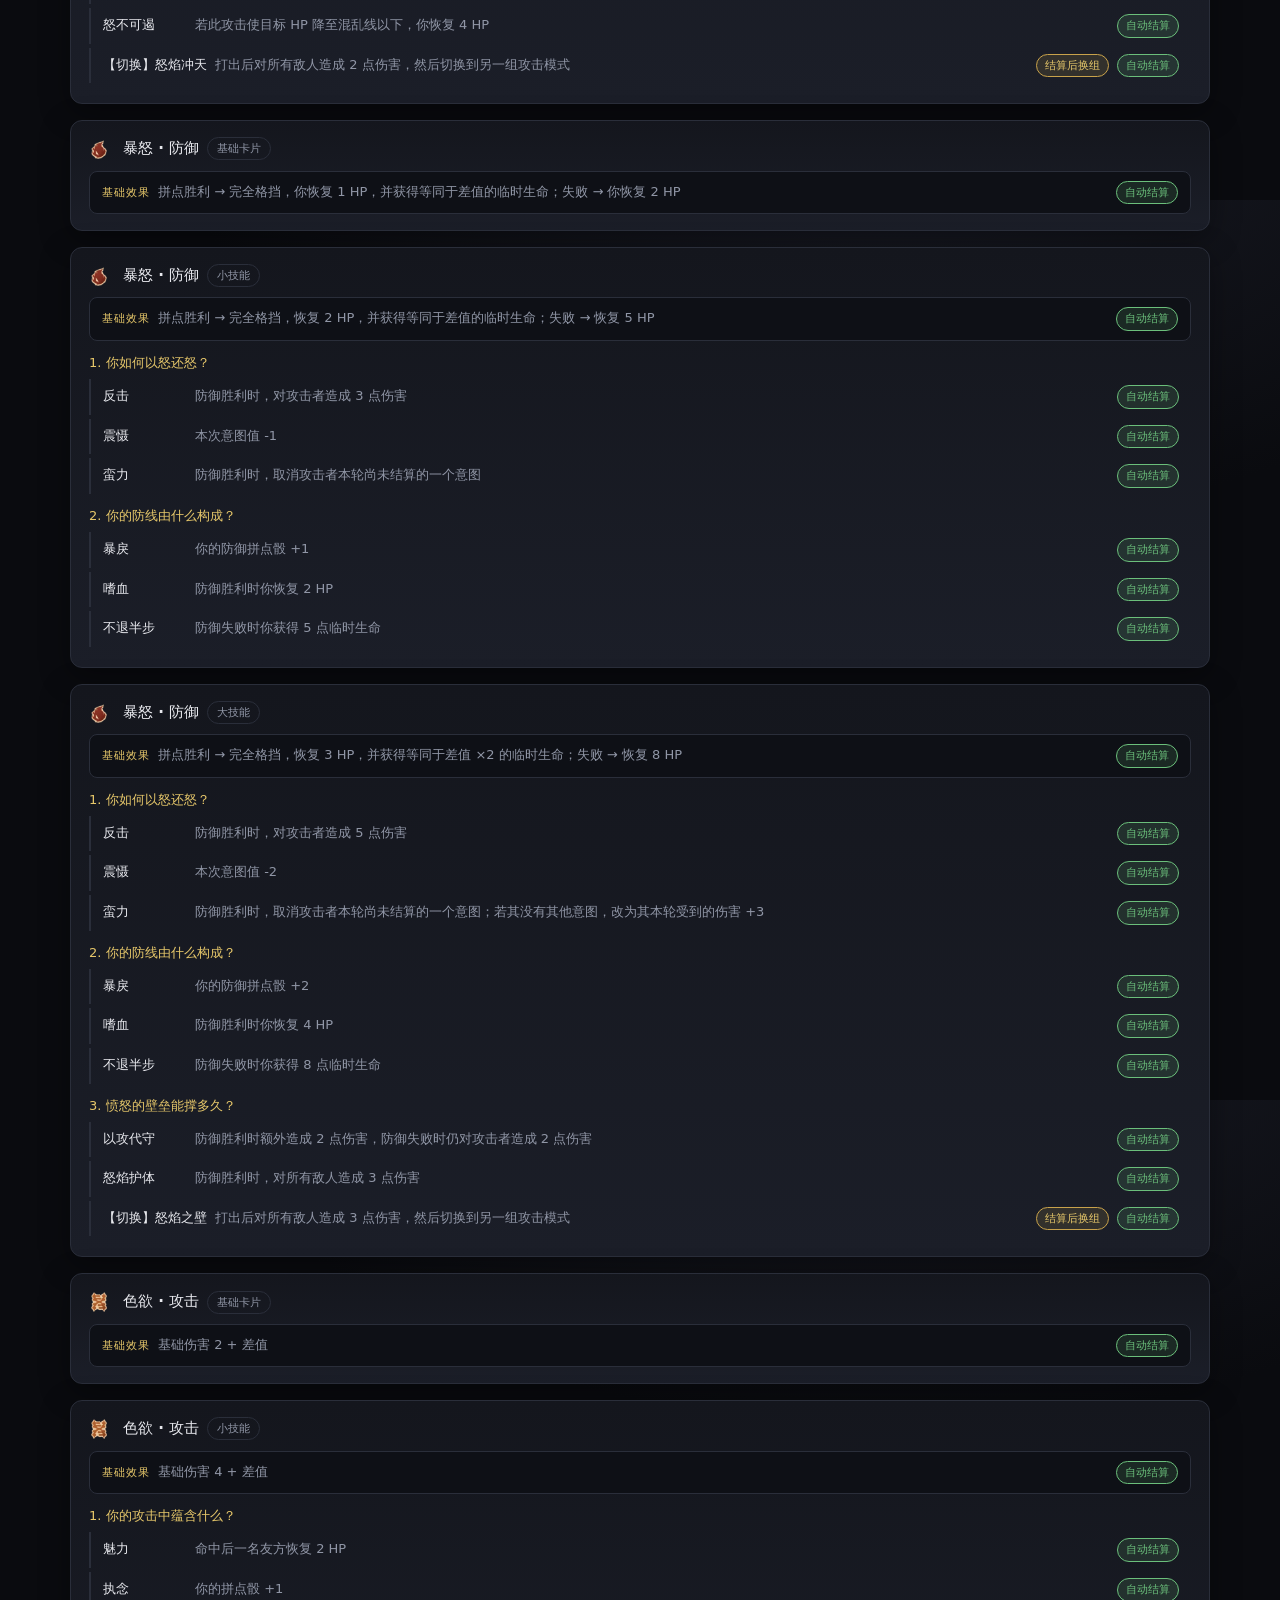
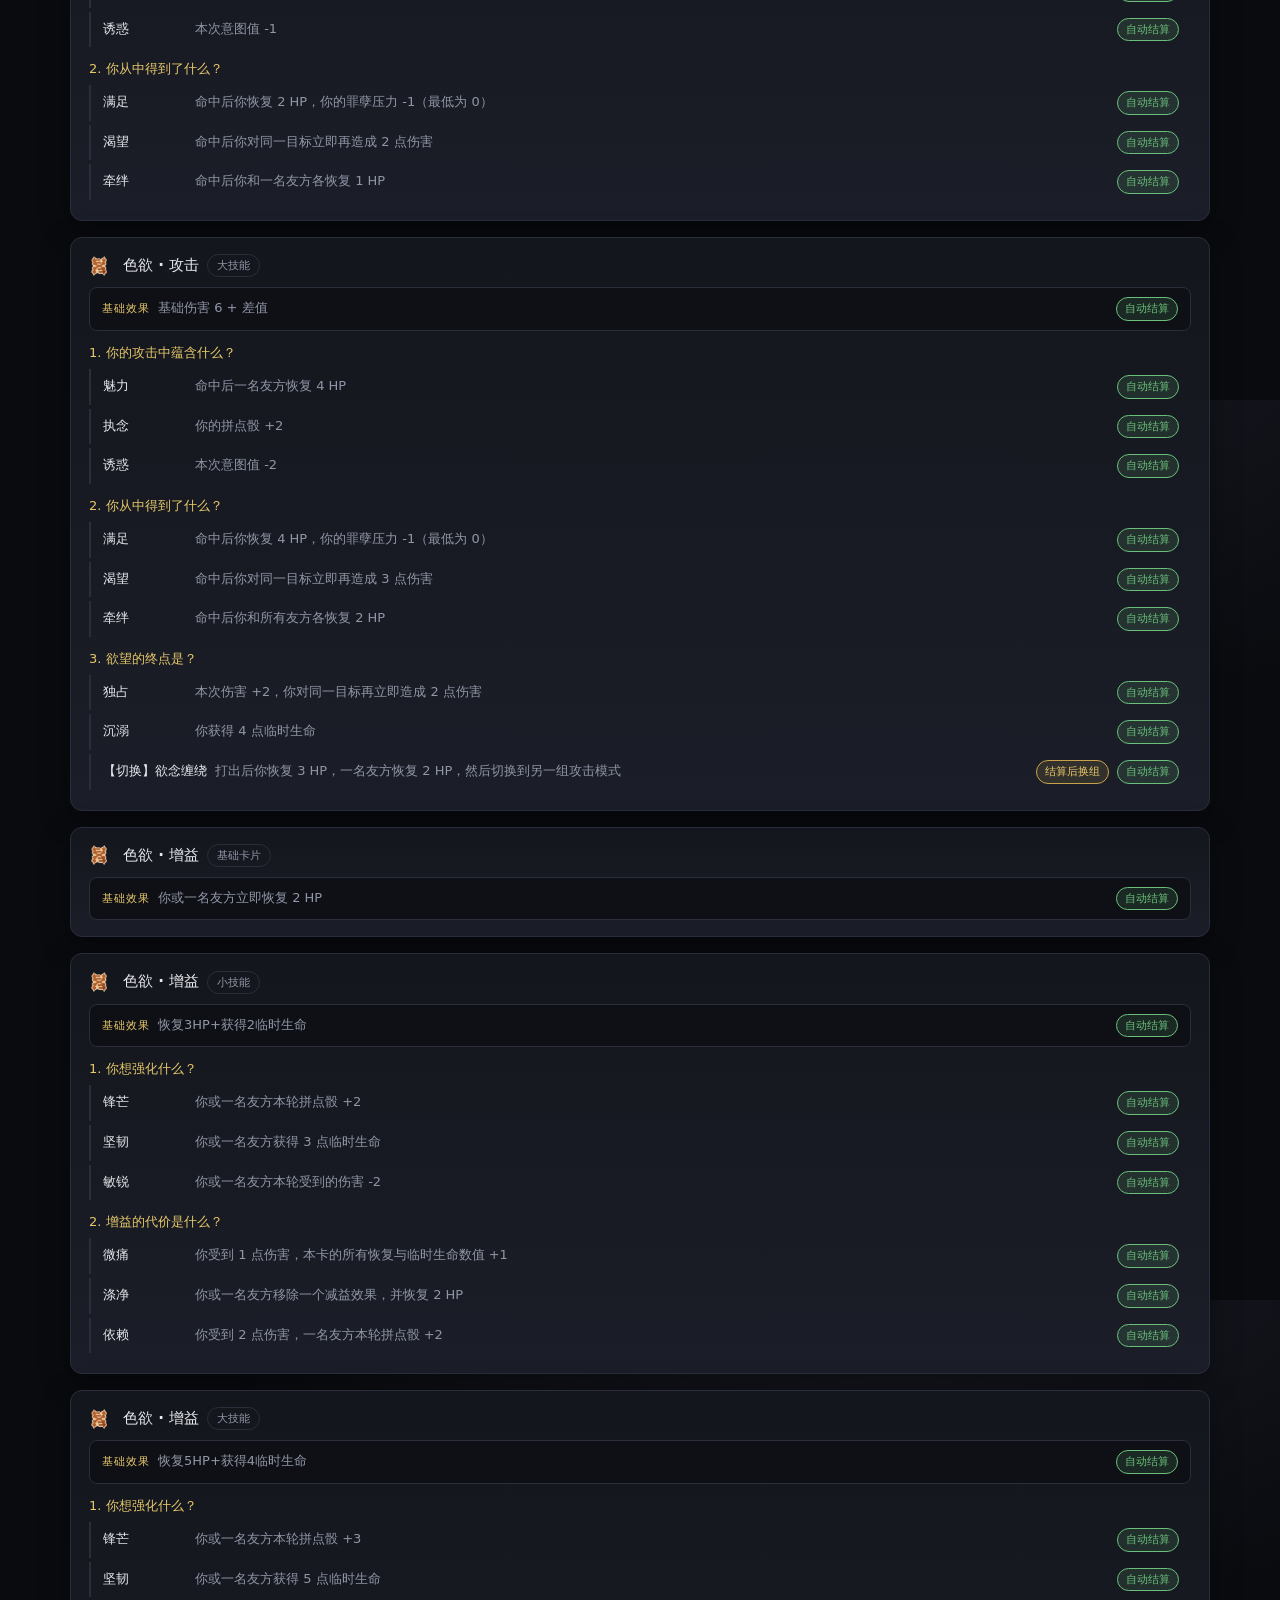
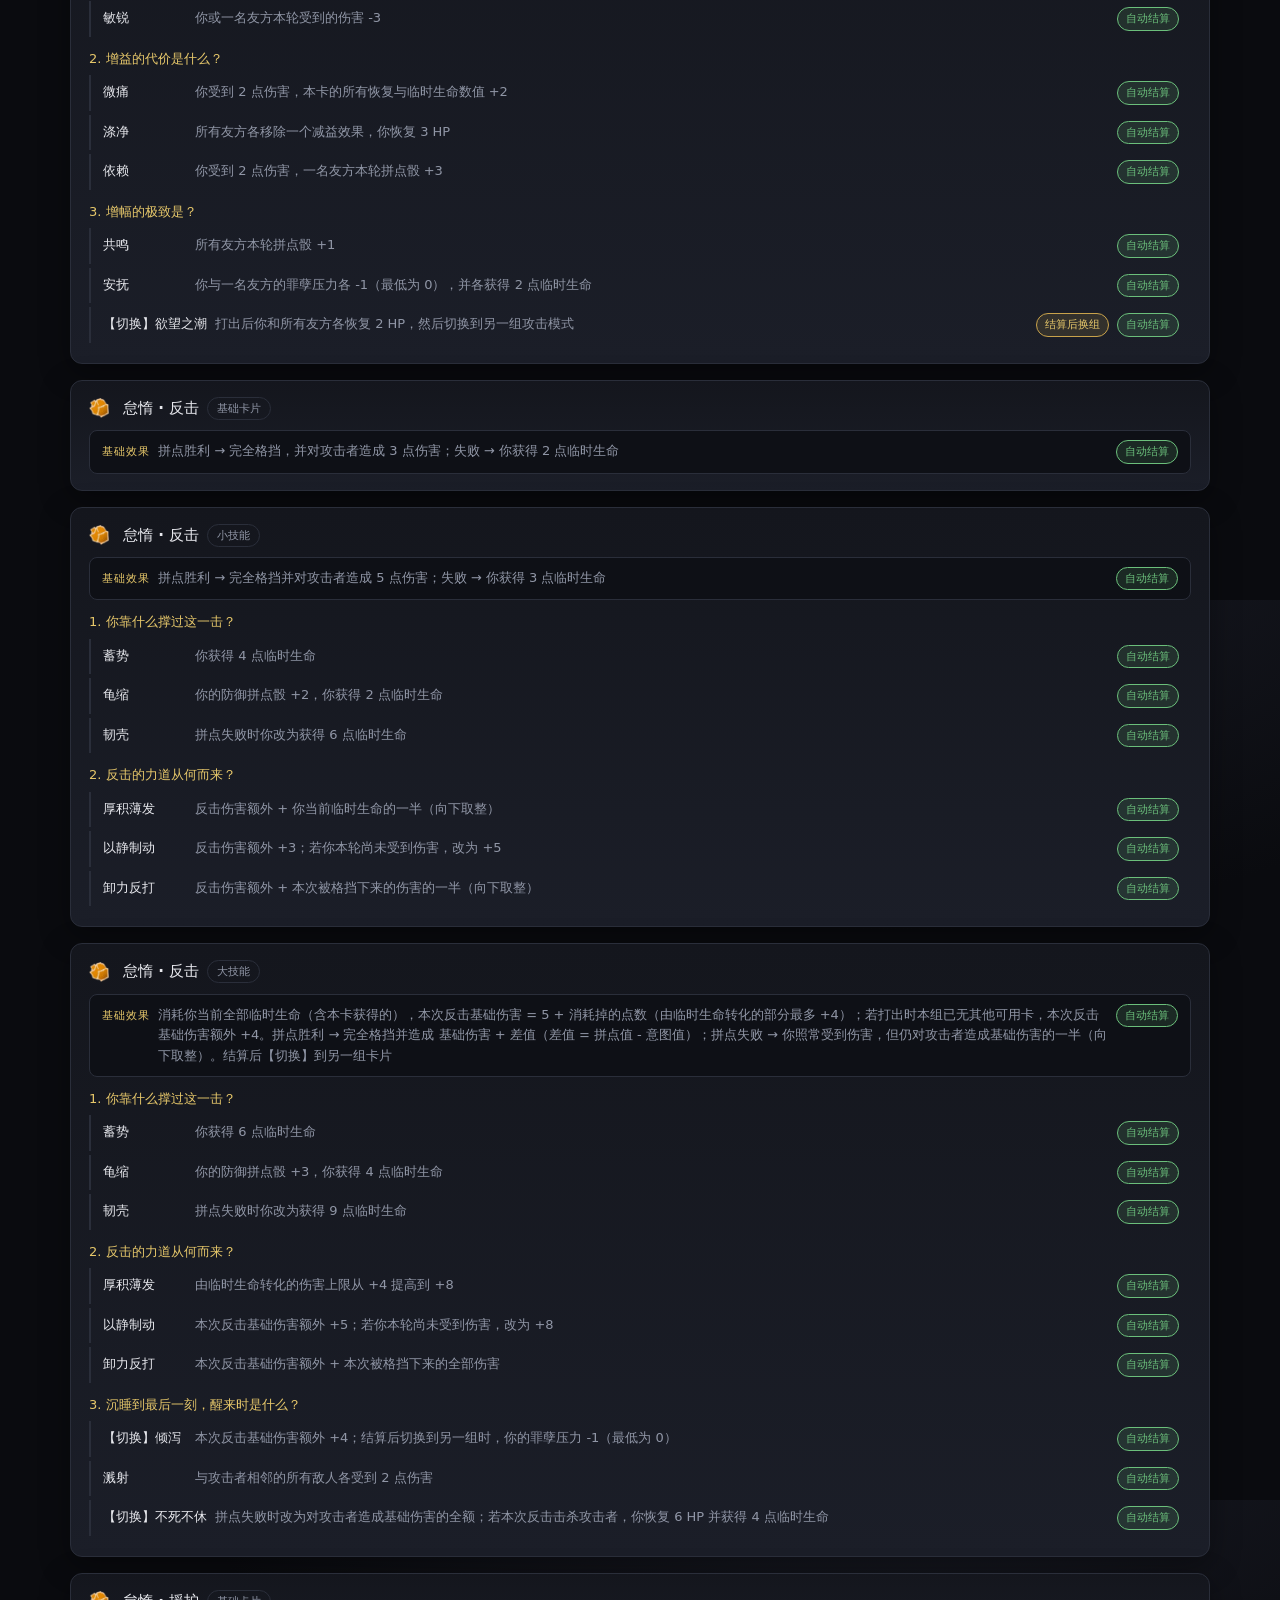
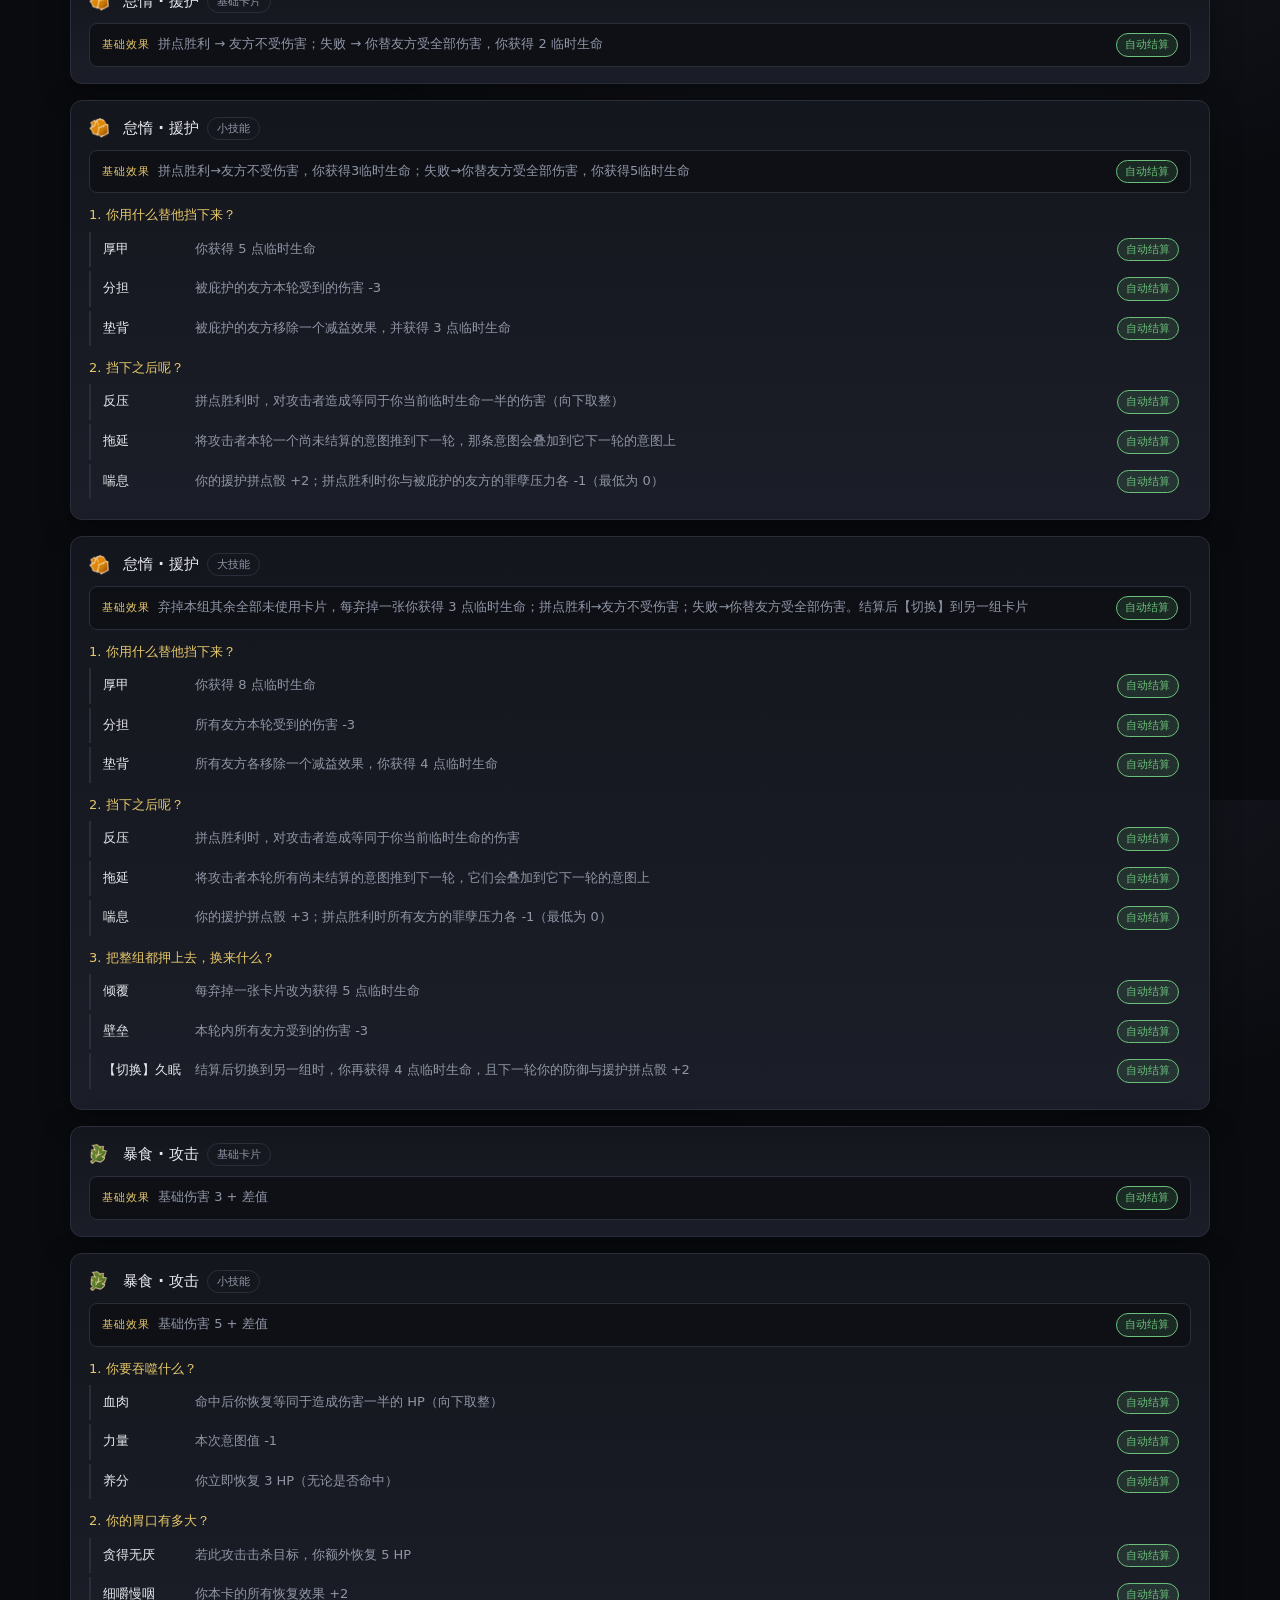
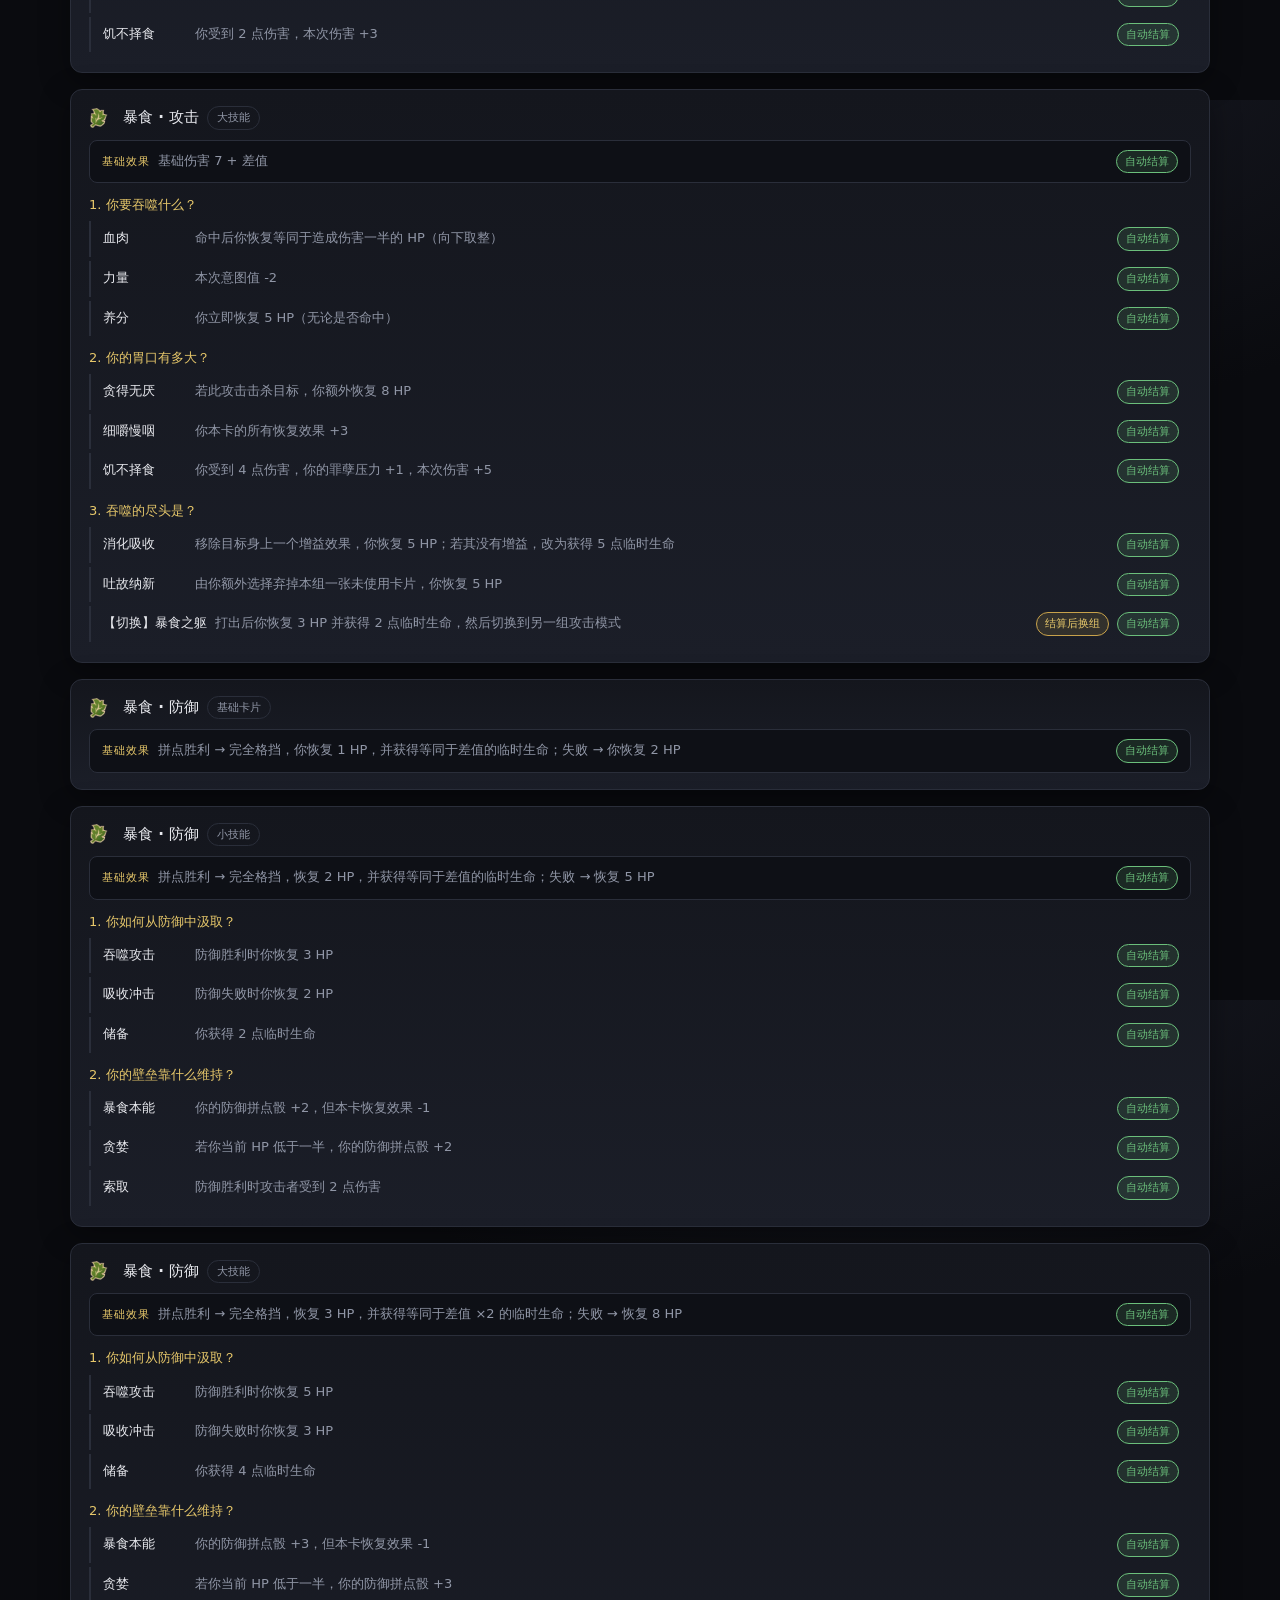
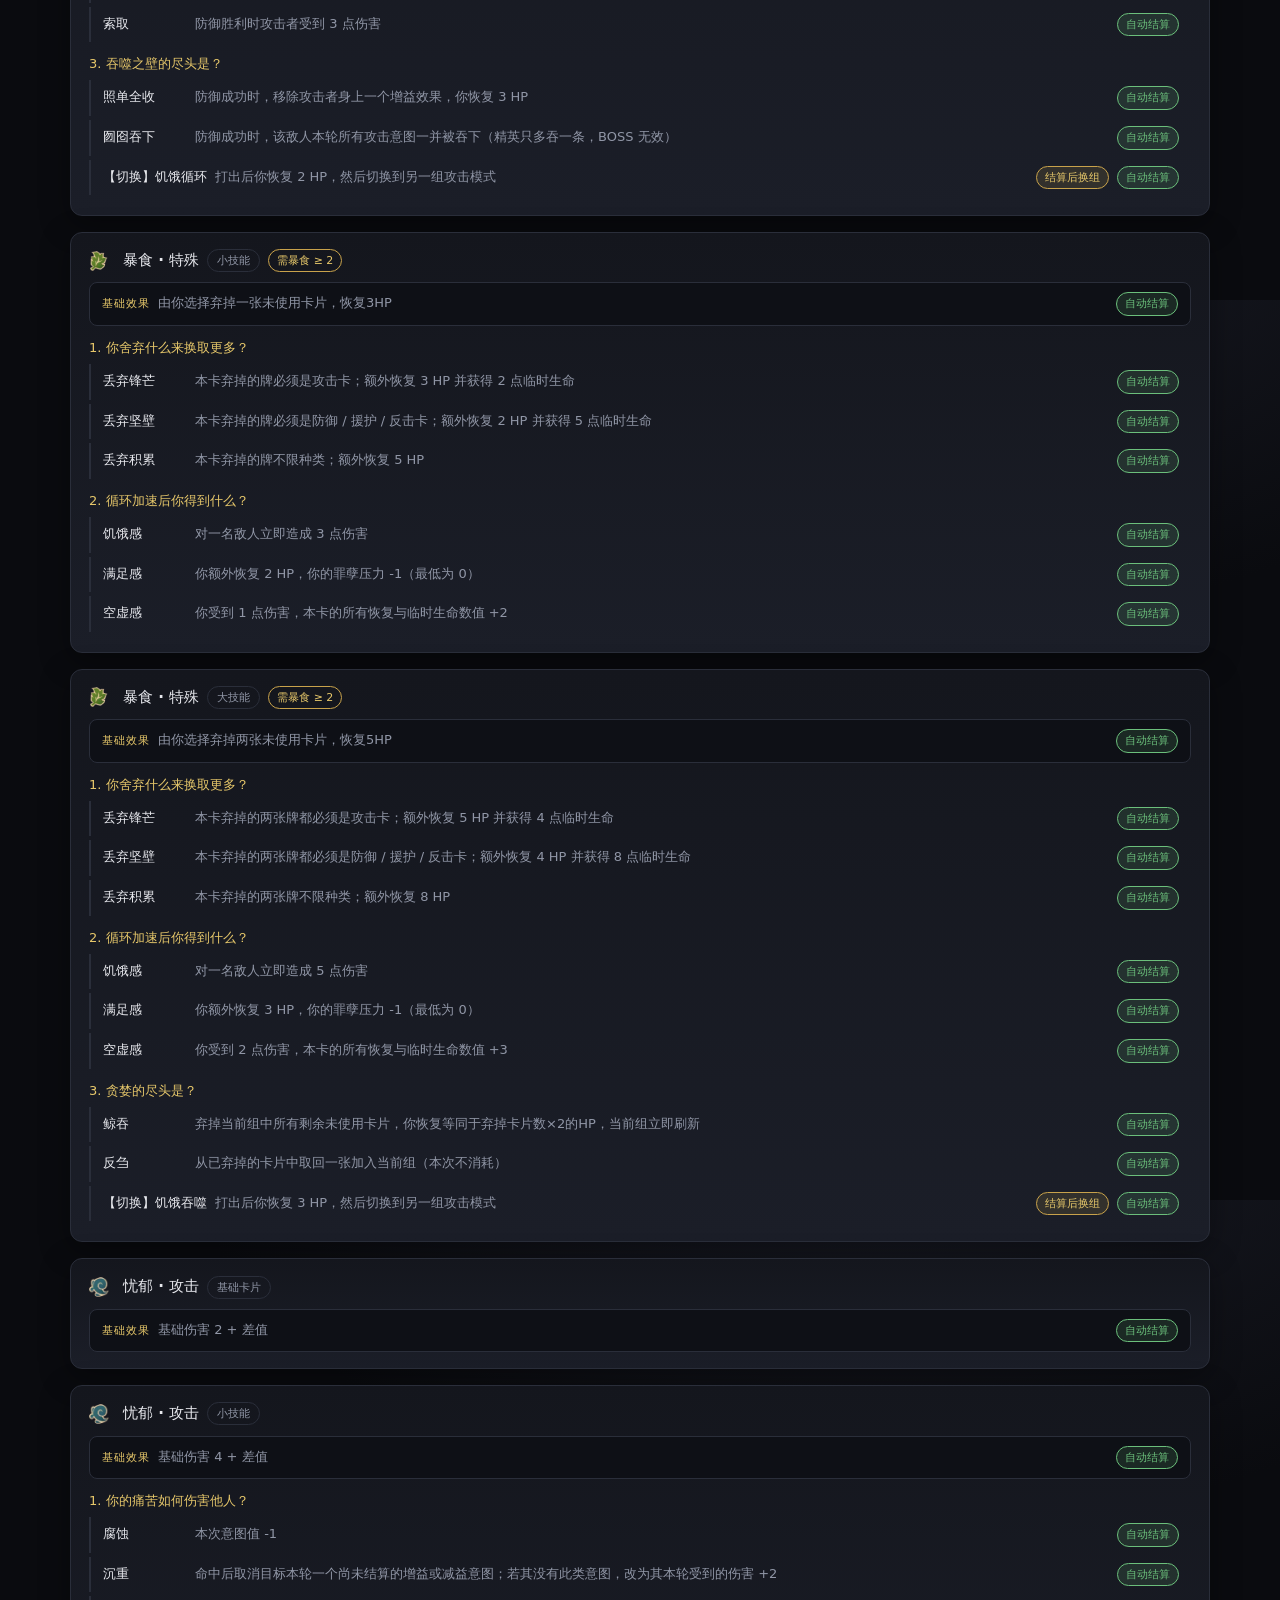
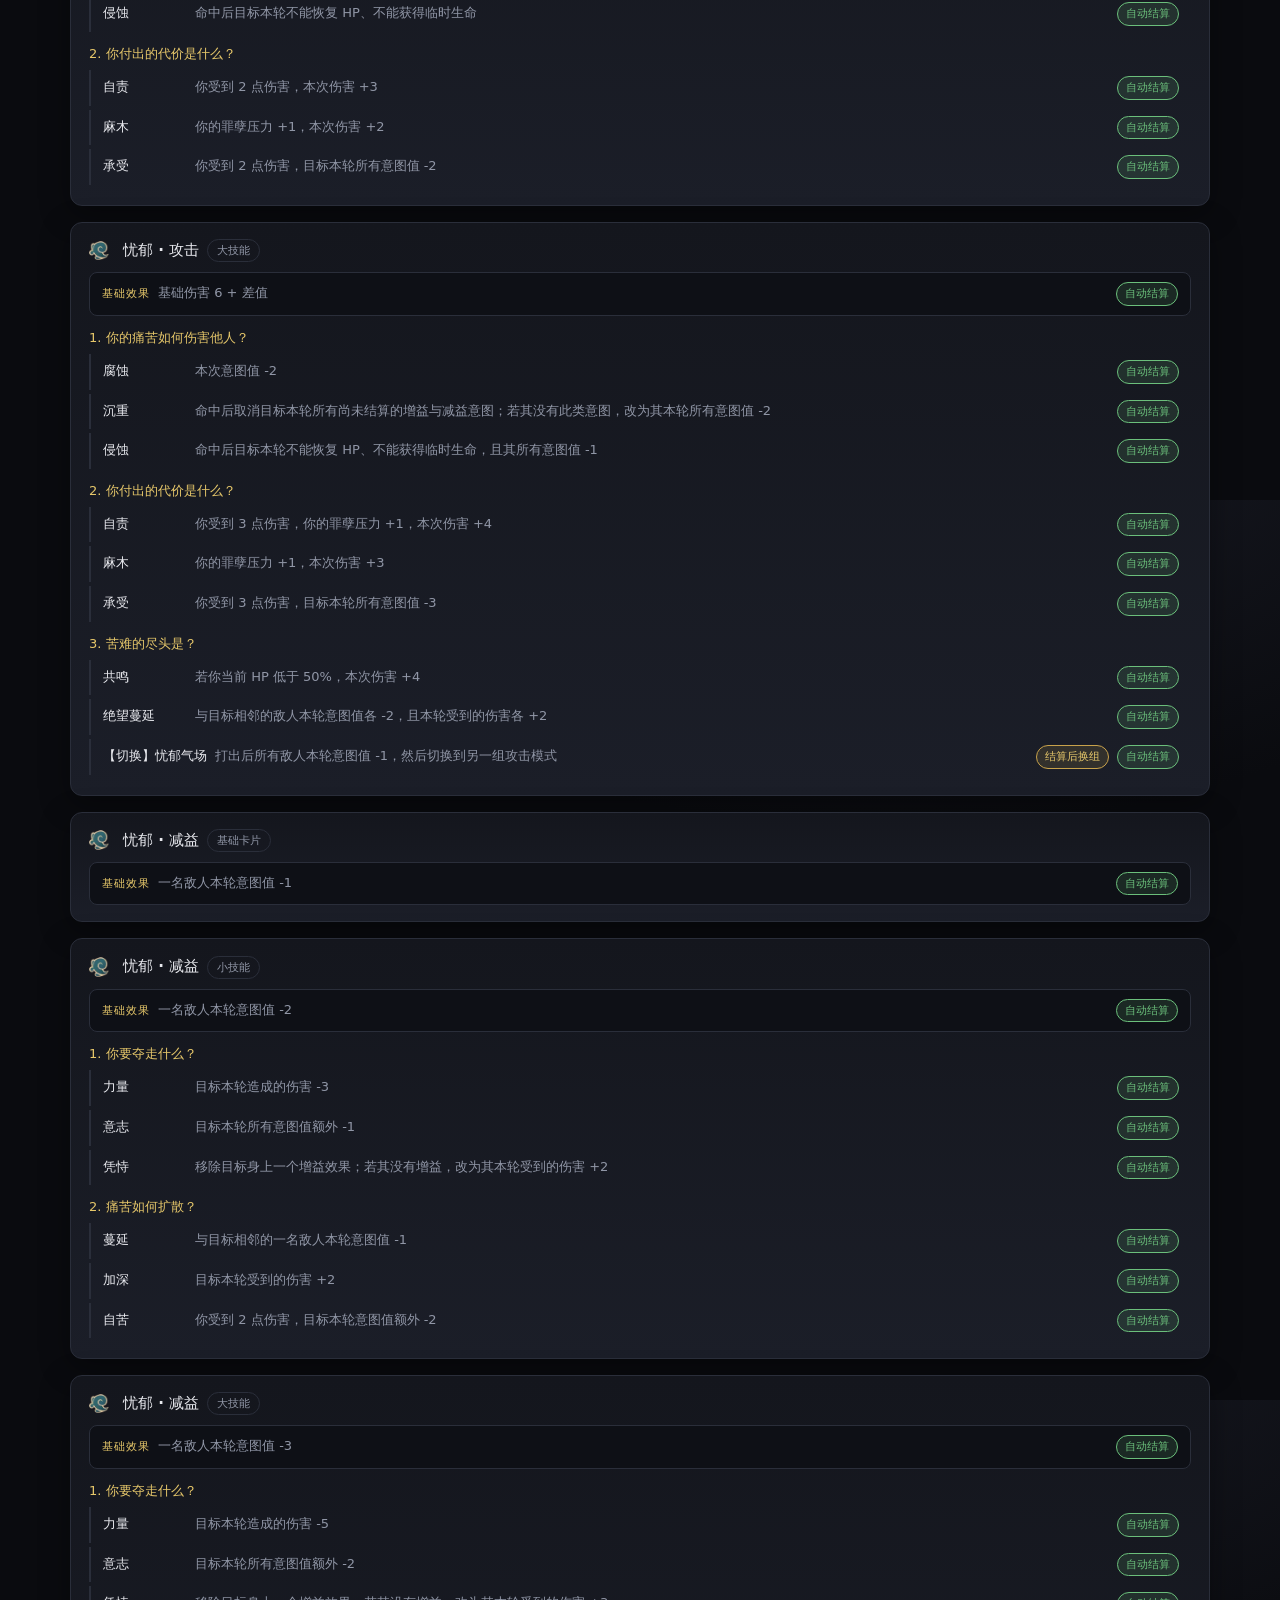
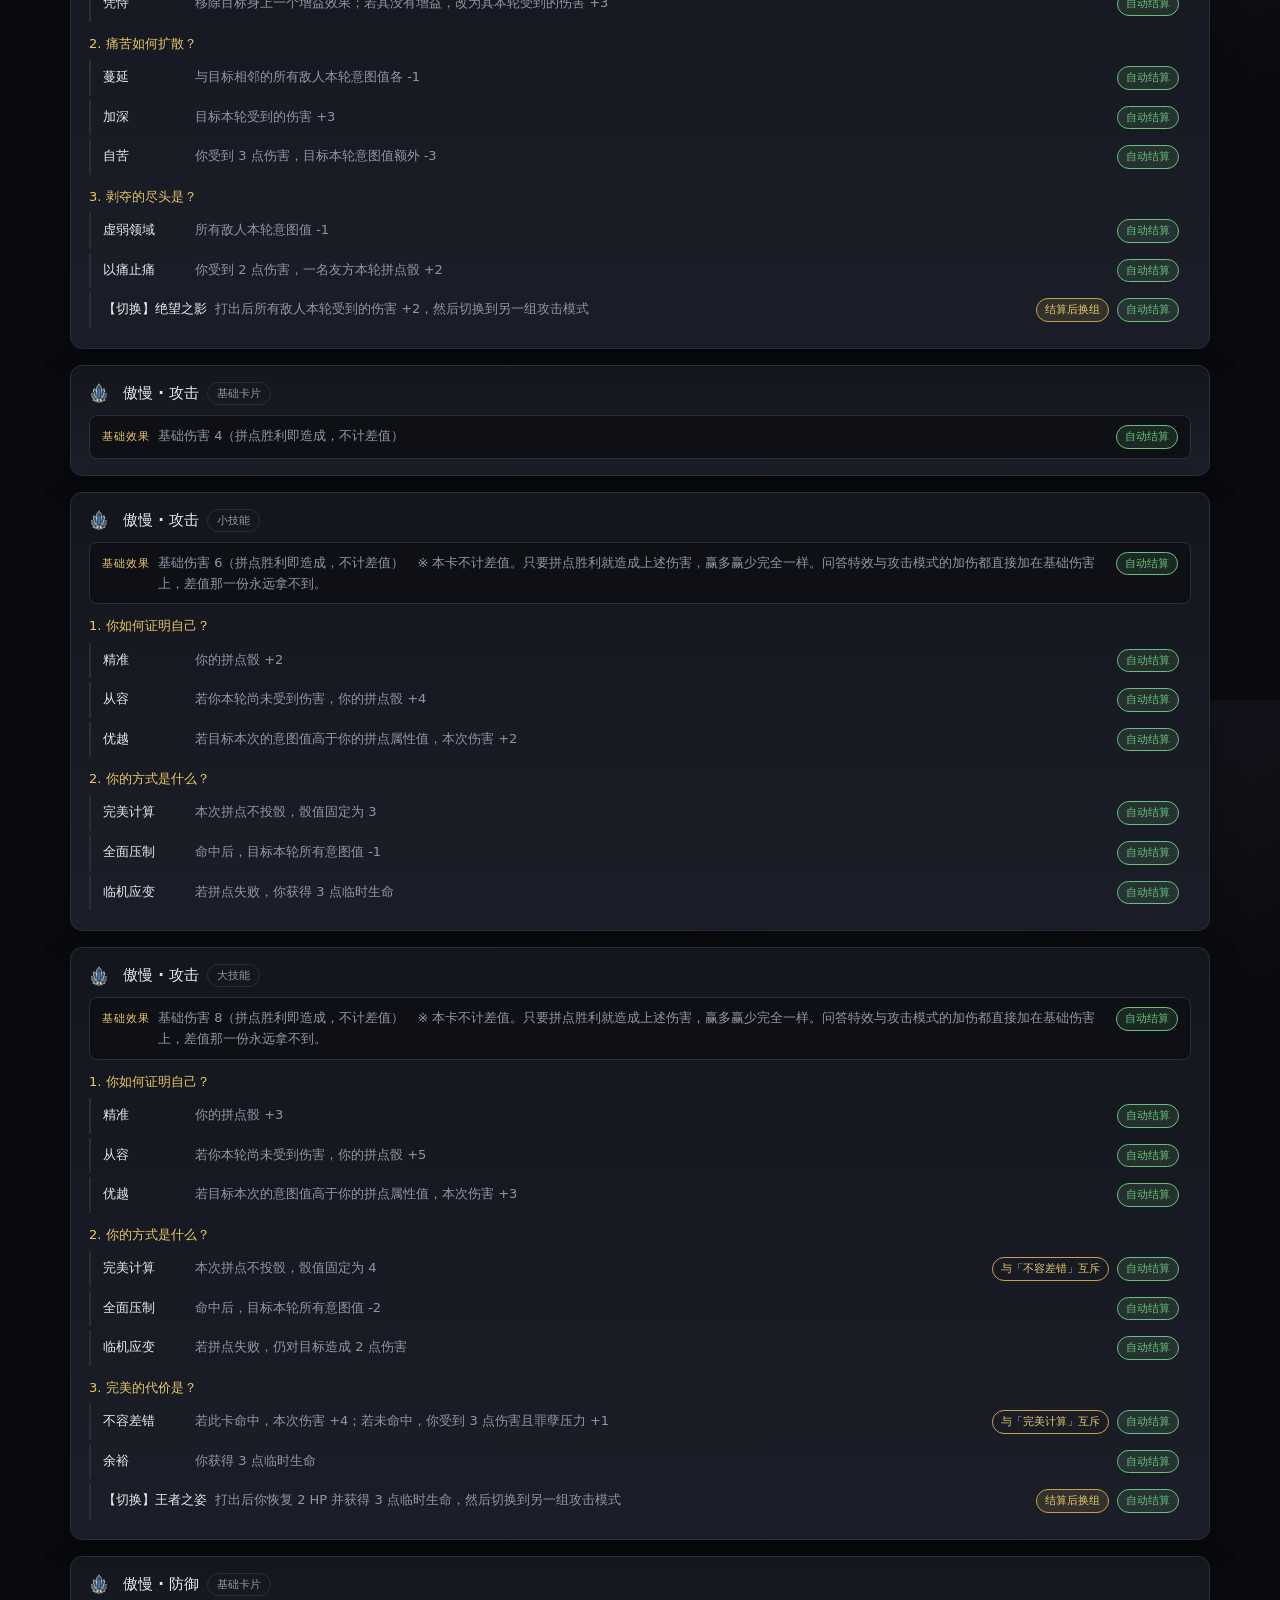
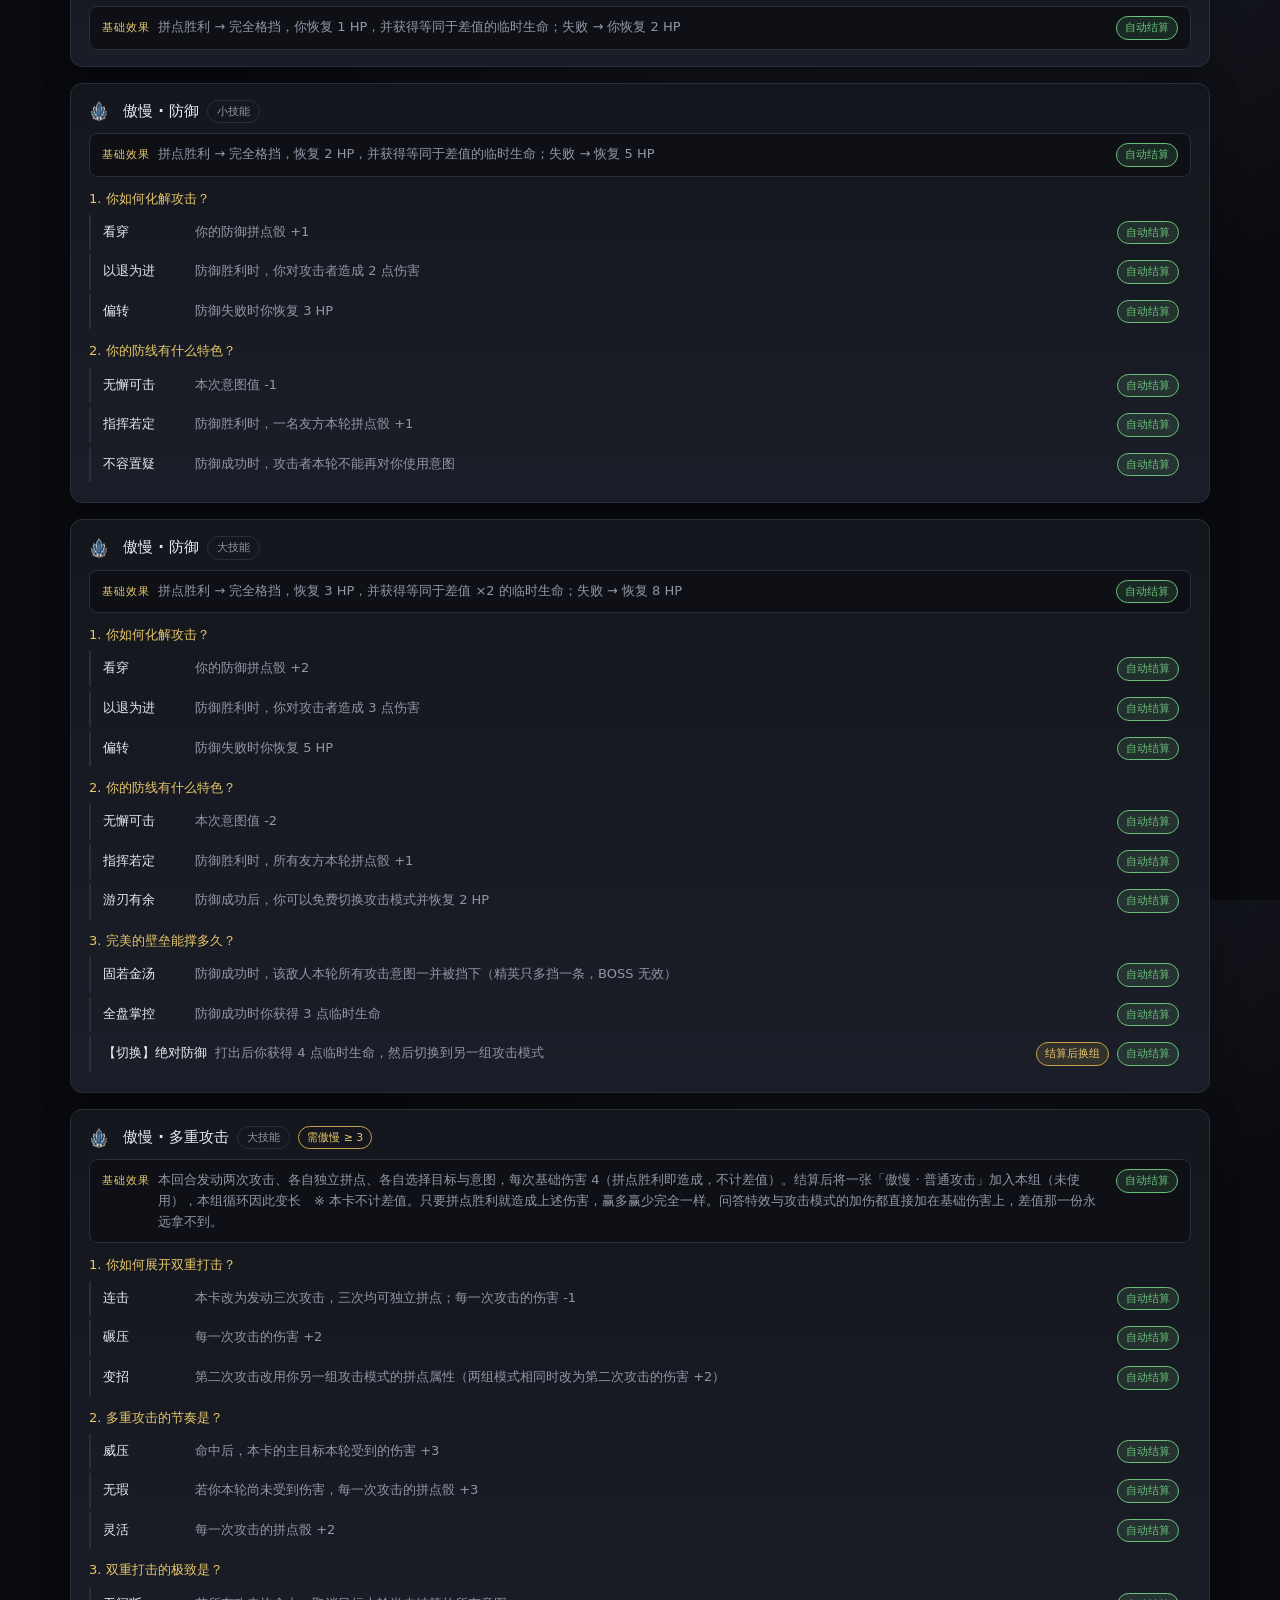
<file: v1/题库.html>
<!DOCTYPE html>
<html lang="zh-CN">
<head>
<meta charset="UTF-8">
<meta name="viewport" content="width=device-width, initial-scale=1.0">
<title>Limbus Company TRPG · 题库速查</title>
<link rel="stylesheet" href="建卡器.css?v=68">
</head>
<body>
<div class="app app-qa">
  <header class="top">
    <div class="brand">
      <h1>Limbus Company TRPG · 题库速查</h1>
      <div class="sub">Question Bank</div>
      <a class="btn ghost btn-reset" href="index.html">← 返回建卡器</a>
      <a class="btn ghost btn-reset" href="战斗器.html">⚔ 战斗计算器</a>
      <a class="btn ghost btn-reset" href="鉴定器.html">🎲 鉴定器</a>
      <a class="btn ghost btn-reset" href="记录器.html">🗂 记录器</a>
      <a class="btn ghost btn-reset" href="敌人制作器.html">👹 敌人制作器</a>
    </div>
  </header>

  <main class="stage">
    <div class="card">
      <h2>全部罪孽卡片与问答</h2>
      <p class="lead">七罪的卡片基础效果与技能问答一次列全，不用再一张张点进建卡器里看。
        每个选项标注它在战斗计算器里的自动化程度。想知道「这条为什么没生效」，先看这里的标记。</p>
      <div id="qaSummary"></div>
      <div id="qaFilters"></div>
    </div>
    <div id="qaList"></div>
  </main>
</div>

<div class="toast" id="toast"></div>
<!-- 建卡器.js 是全部规则数据的唯一来源，这里只把它当数据源引用：
     它末尾的初始化以 #stageCard 是否存在为开关，本页没有那个元素，
     所以只会留下数据表与纯函数，不绑事件、不读存档、不渲染向导。 -->
<script src="建卡器.js?v=68"></script>
<script src="题库.js?v=68"></script>
</body>
</html>
</file>
<file: 建卡器.css>
:root{
  --bg:#0a0b0f;
  --panel:#14161d;
  --panel-2:#1b1e28;
  --line:#2a2e3a;
  --accent:#c8a24b;      /* limbus gold */
  --accent-2:#e6c76a;
  --text:#e8e9ee;
  --muted:#9096a6;
  --danger:#d5615b;
  --ok:#6bbf7b;
  --radius:12px;
  font-synthesis:none;
}
*{box-sizing:border-box}
html,body{margin:0;min-height:100%}
body{
  background:radial-gradient(1200px 700px at 70% -10%,#1a1c26 0,var(--bg) 60%);
  color:var(--text);
  font-family:"Segoe UI","PingFang SC","Microsoft YaHei",system-ui,sans-serif;
  line-height:1.55;
  -webkit-font-smoothing:antialiased;
}
.app{
  max-width:1160px;margin:0 auto;padding:26px 20px 80px;
  display:grid;grid-template-columns:1fr 320px;gap:24px;
}
.app-wide{max-width:1220px;grid-template-columns:1fr}

/* 顶栏 */
header.top{grid-column:1 / -1;display:flex;flex-direction:column;gap:14px;
  border-bottom:1px solid var(--line);padding-bottom:16px;margin-bottom:6px}
.brand{display:flex;align-items:center;gap:10px;flex-wrap:wrap;min-width:0}
.brand h1{margin:0;font-size:21px;letter-spacing:.5px;line-height:1.2}
.brand .sub{color:var(--accent-2);font-size:11px;letter-spacing:1.5px;text-transform:uppercase;
  white-space:nowrap;border:1px solid rgba(200,162,75,.4);background:rgba(200,162,75,.1);
  padding:2px 8px;border-radius:999px;font-weight:700}
.brand-nav{margin-left:auto;display:flex;gap:8px;flex-wrap:wrap;align-items:center}
.brand-nav .btn{padding:6px 13px;font-size:13px;white-space:nowrap}
.brand-nav .btn.danger-hover:hover{border-color:var(--danger);color:var(--danger)}

.steps{display:flex;gap:8px;flex-wrap:wrap}
.steps .chip{
  flex:1 1 auto;min-width:96px;text-align:center;
  font-size:12px;color:var(--muted);border:1px solid var(--line);
  padding:6px 10px;border-radius:999px;background:var(--panel);white-space:nowrap;
  cursor:pointer;transition:.2s;user-select:none
}
.steps .chip:hover{border-color:var(--accent)}
.steps .chip.active{color:var(--bg);background:var(--accent);border-color:var(--accent);font-weight:700}
.steps .chip.done{color:var(--accent-2);border-color:var(--accent)}
.steps .chip.locked{opacity:.42;cursor:not-allowed}

main.stage{min-width:0}
.card{background:linear-gradient(180deg,var(--panel),var(--panel-2));border:1px solid var(--line);
  border-radius:var(--radius);padding:22px 24px;box-shadow:0 8px 30px rgba(0,0,0,.35)}
.card h2{margin:0 0 4px;font-size:19px}
.card .lead{color:var(--muted);font-size:13.5px;margin:0 0 18px}
.sec-head{display:flex;justify-content:space-between;align-items:center;gap:12px;flex-wrap:wrap}

label.field{display:block;margin:0 0 16px}
label.field .lab{font-size:13px;color:var(--muted);margin-bottom:6px;display:block}
input[type=text],input[type=number],select,textarea{
  width:100%;background:#0e1016;border:1px solid var(--line);color:var(--text);
  padding:9px 12px;border-radius:8px;font-size:14px;font-family:inherit;outline:none;transition:.15s}
input[type=text]:focus,input[type=number]:focus,select:focus,textarea:focus{border-color:var(--accent)}
textarea.code-box{font-family:"Consolas","Cascadia Mono","PingFang SC",monospace;font-size:12.5px;
  line-height:1.55;resize:vertical;min-height:130px;color:#e8e9ee;background:#090a0e}

.opt-row{display:flex;gap:8px;flex-wrap:wrap}
.opt-row .opt{flex:1;min-width:92px;text-align:center;border:1px solid var(--line);
  background:#0e1016;border-radius:9px;padding:10px 12px;cursor:pointer;transition:.15s;font-size:13.5px;user-select:none}
.opt-row .opt:hover{border-color:var(--accent)}
.opt-row .opt.sel{border-color:var(--accent);background:rgba(200,162,75,.14);color:var(--accent-2);font-weight:600}
.opt-row .opt small{display:block;font-size:11px;color:var(--muted);font-weight:400;margin-top:2px}

/* 辅助提示框与数值池 */
.attr-help{background:#0e1016;border:1px solid var(--line);border-radius:10px;padding:13px 16px;
  font-size:13px;color:var(--muted);margin-bottom:16px;line-height:1.65}
.attr-help b{color:var(--text)}
.pool{display:flex;align-items:center;gap:10px;margin-bottom:16px;flex-wrap:wrap}
.pool .badge{font-size:13px;padding:5px 13px;border-radius:999px;border:1px solid var(--line);background:#0e1016}
.pool .badge b{color:var(--accent-2);font-size:15px}
.pool .badge.bad b{color:var(--danger)}
.pool .badge.ok b{color:var(--ok)}

/* 属性行 */
.attr-list{display:flex;flex-direction:column;gap:10px}
.attr{display:grid;grid-template-columns:165px 1fr 125px;gap:14px;align-items:center;
  background:#0e1016;border:1px solid var(--line);border-radius:10px;padding:11px 14px}
.attr .name{font-weight:600;font-size:14.5px}
.attr .name small{display:block;color:var(--muted);font-weight:400;font-size:11.5px;line-height:1.35;margin-top:2px}
.dots{display:flex;gap:6px}
.dot{width:28px;height:28px;border-radius:50%;border:1px solid var(--line);background:#161923;
  cursor:pointer;transition:.12s;display:flex;align-items:center;justify-content:center;font-size:12px;color:var(--muted);user-select:none}
.dot:hover:not(.locked){border-color:var(--accent)}
.dot.on{background:var(--accent);border-color:var(--accent);color:var(--bg);font-weight:700}
.dot.locked{opacity:.28;cursor:not-allowed}
.stepper{display:flex;align-items:center;gap:8px;justify-content:flex-end}
.stepper button{width:32px;height:32px;border-radius:8px;border:1px solid var(--line);
  background:var(--panel);color:var(--text);font-size:17px;cursor:pointer;transition:.15s}
.stepper button:hover:not(:disabled){border-color:var(--accent);color:var(--accent-2)}
.stepper button:disabled{opacity:.35;cursor:not-allowed}
.stepper .val{min-width:24px;text-align:center;font-size:19px;font-weight:700;color:var(--accent-2)}

.warns{margin-top:14px;display:flex;flex-direction:column;gap:6px}
.warn{font-size:13px;color:var(--danger);display:flex;gap:8px;align-items:flex-start}
.warn.ok{color:var(--ok)}
.hint{font-size:12px;color:var(--muted);margin:6px 0 0}
.empty{color:var(--muted);font-size:13px;font-style:italic;margin:8px 0}

/* 衍生网格 */
.grid2{display:grid;grid-template-columns:1fr 1fr;gap:12px}
.grid4{display:grid;grid-template-columns:repeat(auto-fit,minmax(160px,1fr));gap:12px}
.stat{background:#0e1016;border:1px solid var(--line);border-radius:10px;padding:14px 16px}
.stat .k{font-size:12px;color:var(--muted);letter-spacing:.5px}
.stat .v{font-size:24px;font-weight:700;color:var(--accent-2);margin-top:3px}
.stat .note{font-size:11.5px;color:var(--muted);margin-top:4px}

/* 按钮与导航 */
.nav{display:flex;justify-content:space-between;gap:12px;margin-top:20px}
a.btn{display:inline-flex;align-items:center;justify-content:center;text-decoration:none}
.btn{border:1px solid var(--line);background:var(--panel);color:var(--text);
  padding:9px 18px;border-radius:9px;font-size:13.5px;cursor:pointer;transition:.15s;font-weight:600;font-family:inherit}
.btn:hover:not(:disabled){border-color:var(--accent);color:var(--accent-2)}
.btn.primary{background:var(--accent);color:var(--bg);border-color:var(--accent)}
.btn.primary:hover:not(:disabled){background:var(--accent-2);color:var(--bg)}
.btn:disabled{opacity:.4;cursor:not-allowed}
.btn.ghost{background:transparent}
.btn.mini{padding:4px 10px;font-size:12px;font-weight:500}
.btn.big{padding:12px 26px;font-size:15px}

/* 侧栏摘要 */
aside.summary{position:sticky;top:20px;align-self:start}
.summary .card{padding:18px}
.summary h3{margin:0 0 10px;font-size:15px;letter-spacing:.5px;color:var(--accent-2);
  border-bottom:1px solid var(--line);padding-bottom:8px}
.srow{display:flex;justify-content:space-between;gap:10px;font-size:13px;padding:5px 0;border-bottom:1px dashed rgba(255,255,255,.06)}
.srow .sk{color:var(--muted)}
.srow .sv{font-weight:600;text-align:right}
.srow.editable{cursor:pointer}
.srow.editable:hover .sk{color:var(--accent-2)}
.attr-mini{display:grid;grid-template-columns:1fr 1fr;gap:6px;margin-top:6px}
.attr-mini span{font-size:12px;background:#0e1016;border:1px solid var(--line);border-radius:6px;
  padding:4px 8px;display:flex;justify-content:space-between}
.attr-mini b{color:var(--accent-2)}

/* 罪孽色系与卡片 */
.sin-wrath{--sin-c:#e02c2c}
.sin-lust{--sin-c:#f2790e}
.sin-sloth{--sin-c:#f2c40f}
.sin-gluttony{--sin-c:#6dbe45}
.sin-gloom{--sin-c:#2f79c2}
.sin-pride{--sin-c:#49c6f0}
.sin-envy{--sin-c:#a24f9e}

.sin-card{background:#0e1016;border:1px solid var(--line);border-radius:11px;padding:15px 16px;position:relative;overflow:hidden}
.sin-card::before{content:"";position:absolute;left:0;top:0;bottom:0;width:5px;background:var(--sin-c,#c8a24b)}
.sin-head{display:flex;align-items:center;gap:10px;margin-bottom:8px;flex-wrap:wrap}
.sin-sym{width:32px;height:32px;flex:none;display:flex;align-items:center;justify-content:center;
  border:1px solid var(--sin-c,#c8a24b);border-radius:8px;padding:3px;background:#14161f}
.sin-icon{width:100%;height:100%;object-fit:contain;display:block}
.sin-icon-inline{display:inline-flex;width:18px;height:18px;vertical-align:-4px;margin-right:5px}
.sin-icon-inline .sin-icon{width:18px;height:18px}
.sin-name{font-weight:700;font-size:15.5px}
.sin-count{margin-left:auto;font-size:12px;color:var(--muted)}

/* 危险等级徽章 */
.risk{display:inline-block;font-size:11px;font-weight:800;letter-spacing:1px;padding:2px 8px;border-radius:5px;border:1px solid currentColor}
.risk-ZAYIN{color:#7bd86b;background:rgba(123,216,107,.12)}
.risk-TETH{color:#49c6f0;background:rgba(73,198,240,.12)}
.risk-HE{color:#f2c40f;background:rgba(242,196,15,.14)}
.risk-WAW{color:#b56df2;background:rgba(181,109,242,.14)}
.risk-ALEPH{color:#ff4b4b;background:rgba(255,75,75,.16)}

/* 角标胶囊 */
.ptag{display:inline-flex;align-items:center;gap:4px;font-size:11.5px;padding:2px 8px;border-radius:999px;
  border:1px solid var(--accent);background:rgba(200,162,75,.14);color:var(--accent-2);white-space:nowrap}
.ptag.mute{border-color:var(--line);background:#161923;color:var(--muted)}
.ptag.dmg{border-color:var(--ok);background:rgba(107,191,123,.14);color:var(--ok)}
.ptag.warn{border-color:var(--danger);background:rgba(213,97,91,.14);color:var(--danger)}
.ptag.sin-pill{border-color:var(--sin-c,var(--line));color:var(--text);background:rgba(255,255,255,.04)}

/* 罪孽光谱矩阵与词条选择 */
.sin-spectrum-grid{display:grid;grid-template-columns:repeat(auto-fill,minmax(240px,1fr));gap:12px}
.role-btns{display:grid;grid-template-columns:repeat(4,1fr);gap:5px;margin-top:10px}
.role-btn{font-size:11.5px;padding:5px 4px;border-radius:6px;border:1px solid var(--line);background:#161923;
  color:var(--muted);cursor:pointer;transition:.15s;font-family:inherit}
.role-btn:hover{border-color:var(--accent);color:var(--text)}
.role-btn.on{border-color:var(--accent-2);background:rgba(200,162,75,.2);color:var(--accent-2);font-weight:700}
.role-btn.on.rej{border-color:var(--danger);background:rgba(213,97,91,.2);color:var(--danger)}

.skill-builder{display:flex;flex-direction:column;gap:16px}
.skill-box{background:#0e1016;border:1px solid var(--line);border-radius:12px;padding:16px 18px;position:relative;overflow:hidden}
.skill-box::before{content:"";position:absolute;left:0;top:0;bottom:0;width:5px;background:var(--sin-c,var(--accent))}
.skill-top{display:flex;align-items:center;gap:10px;flex-wrap:wrap;margin-bottom:12px}
.skill-top b{font-size:16px}
.skill-formula{font-family:"Consolas","PingFang SC",monospace;font-size:12.5px;color:var(--accent-2);
  background:#161923;border:1px solid var(--line);padding:4px 10px;border-radius:6px;margin-left:auto}

.qa-options{display:grid;grid-template-columns:repeat(auto-fit,minmax(240px,1fr));gap:8px;margin-top:8px}
.qa-option{background:#141722;border:1px solid var(--line);border-radius:9px;padding:10px 12px;cursor:pointer;transition:.15s}
.qa-option:hover{border-color:var(--accent)}
.qa-option.sel{border-color:var(--accent-2);box-shadow:0 0 0 1px rgba(230,199,106,.35);background:rgba(200,162,75,.1)}
.qa-opt-label{font-weight:700;font-size:13.5px;color:var(--text);margin-bottom:3px}
.qa-option.sel .qa-opt-label{color:var(--accent-2)}
.qa-opt-effect{font-size:12.5px;color:var(--muted);line-height:1.45}

/* 总览表与导出 */
.sheet{background:#0e1016;border:1px solid var(--line);border-radius:10px;padding:18px;margin-bottom:16px}
.sheet h4{margin:0 0 10px;color:var(--accent-2);font-size:15px;display:flex;align-items:center;gap:8px;flex-wrap:wrap}
table.sh{width:100%;border-collapse:collapse;font-size:13.5px}
table.sh td,table.sh th{padding:7px 8px;border-bottom:1px solid rgba(255,255,255,.06);text-align:left;vertical-align:top}
table.sh th{color:var(--muted);font-size:12px;font-weight:600}
table.sh.kv td:first-child{color:var(--muted);width:34%}
.export-row{display:flex;gap:10px;flex-wrap:wrap;margin-top:10px}
canvas#exportCanvas{display:none}

/* ====== 战斗与群聊场控器 ====== */
.round-bar{display:flex;align-items:center;gap:10px;flex-wrap:wrap;border-top:1px solid var(--line);padding-top:12px}
.round-no{font-size:15px}
.round-no b{color:var(--accent-2);font-size:21px}

.sin-pool-bar{display:flex;align-items:center;gap:8px;flex-wrap:wrap;background:#0e1016;
  border:1px solid var(--line);border-radius:10px;padding:10px 14px;margin-bottom:16px}
.sin-pool-item{display:inline-flex;align-items:center;gap:5px;background:#161923;
  border:1px solid var(--sin-c,var(--line));border-radius:8px;padding:4px 8px;font-size:13px}
.sin-pool-item b{color:var(--accent-2);min-width:16px;text-align:center;font-size:15px}
.sin-pool-item button{width:20px;height:20px;border-radius:4px;border:1px solid var(--line);
  background:#0e1016;color:var(--text);cursor:pointer;font-size:12px;padding:0;line-height:1}
.sin-pool-item button:hover{border-color:var(--accent);color:var(--accent-2)}

.board-grid{display:grid;grid-template-columns:1fr 1fr;gap:16px;margin-bottom:18px}
.unit-list{display:flex;flex-direction:column;gap:10px}
.unit{background:#0e1016;border:1px solid var(--line);border-radius:10px;padding:12px 14px;position:relative}
.unit.foe{border-left:4px solid var(--danger)}
.unit.ally{border-left:4px solid var(--accent)}
.unit.staggered{border-color:#f2c40f;box-shadow:0 0 0 1px rgba(242,196,15,.35)}
.unit.downed{opacity:.48}
.unit-head{display:flex;align-items:center;gap:8px;flex-wrap:wrap;margin-bottom:6px}
.unit-head b{font-size:15px}
.unit-stats{display:grid;grid-template-columns:repeat(auto-fit,minmax(84px,1fr));gap:8px;margin-top:8px}
.ustat{display:flex;flex-direction:column;gap:3px}
.ustat>span{font-size:11px;color:var(--muted)}
.ustat input,.ustat select{padding:4px 7px;font-size:13px;background:#161923}

.bar{position:relative;height:18px;background:#161923;border-radius:9px;overflow:hidden;border:1px solid var(--line)}
.bar i{display:block;height:100%;background:linear-gradient(90deg,var(--ok),#8fd39c);transition:width .2s}
.bar.foe i{background:linear-gradient(90deg,var(--danger),#e0837e)}
.bar span{position:absolute;inset:0;text-align:center;font-size:11px;line-height:18px;color:var(--text);font-weight:600}
.bar .stagger-tick{position:absolute;top:0;bottom:0;width:2px;background:#f2c40f;z-index:2;opacity:.85}

.intent-list{display:flex;flex-direction:column;gap:5px;margin-top:8px}
.intent-pill{display:flex;align-items:center;gap:8px;flex-wrap:wrap;background:#161923;
  border:1px solid var(--line);border-left:3px solid var(--danger);border-radius:6px;padding:5px 9px;font-size:12.5px}
.intent-pill.buff{border-left-color:var(--ok)}
.intent-pill.done{opacity:.42;text-decoration:line-through}

/* 同步排线工作台 */
.wire-rows{display:flex;flex-direction:column;gap:10px;margin:12px 0}
.wire-row{display:grid;grid-template-columns:46px minmax(130px,1fr) minmax(210px,1.5fr) minmax(220px,1.6fr) 110px;
  gap:10px;align-items:center;background:#0e1016;border:1px solid var(--line);border-radius:10px;padding:10px 12px}
.wire-order{display:flex;flex-direction:column;align-items:center;gap:2px}
.wire-order b{color:var(--accent-2);font-size:14px}
.wire-order .ord-btns{display:flex;gap:3px}
.wire-order button{padding:1px 5px;font-size:11px;background:#161923;border:1px solid var(--line);color:var(--muted);border-radius:4px;cursor:pointer}
.wire-order button:hover:not(:disabled){border-color:var(--accent);color:var(--text)}
.wire-sub{grid-column:2 / -1;display:flex;align-items:center;gap:10px;flex-wrap:wrap;font-size:12px;color:var(--muted);padding-top:4px;border-top:1px dashed rgba(255,255,255,.06)}

.res-banner{background:rgba(200,162,75,.09);border:1px solid rgba(200,162,75,.38);border-radius:10px;
  padding:10px 14px;margin:12px 0;font-size:13px;display:flex;align-items:center;gap:8px;flex-wrap:wrap}

.logrow{background:#0e1016;border:1px solid var(--line);border-radius:8px;padding:10px 14px;
  margin-bottom:8px;font-size:13px;line-height:1.65}
.logrow b{color:var(--accent-2)}

/* ====== 配怪器与题库专用 ====== */
.resist-chips{display:flex;gap:6px;flex-wrap:wrap;margin-top:6px}
.rchip{font-size:12px;padding:4px 10px;border-radius:999px;border:1px solid var(--line);
  background:#161923;color:var(--muted);cursor:pointer;user-select:none;transition:.15s}
.rchip:hover{border-color:var(--accent)}
.rchip.weak{border-color:var(--danger);background:rgba(213,97,91,.18);color:#ff9b96;font-weight:700}
.rchip.endure{border-color:#49c6f0;background:rgba(73,198,240,.15);color:#8be0ff;font-weight:700}
.rchip.immune{border-color:var(--accent);background:rgba(200,162,75,.2);color:var(--accent-2);font-weight:700}

.qa-tabs{display:flex;gap:8px;margin-bottom:16px;flex-wrap:wrap}
.qa-filter-bar{display:flex;gap:8px;flex-wrap:wrap;align-items:center;padding:12px;background:#0e1016;border:1px solid var(--line);border-radius:10px;margin-bottom:16px}
.qa-chip{background:#161923;border:1px solid var(--line);color:var(--muted);border-radius:999px;
  padding:4px 12px;font-size:12px;cursor:pointer;transition:.15s;font-family:inherit}
.qa-chip.on{border-color:var(--accent);background:rgba(200,162,75,.16);color:var(--accent-2);font-weight:600}

.toast{position:fixed;bottom:24px;left:50%;transform:translateX(-50%) translateY(20px);
  background:var(--accent);color:var(--bg);padding:11px 22px;border-radius:10px;font-weight:700;
  opacity:0;pointer-events:none;transition:.25s;z-index:80;box-shadow:0 6px 24px rgba(0,0,0,.5)}
.toast.show{opacity:1;transform:translateX(-50%) translateY(0)}

@media(max-width:920px){
  .app{grid-template-columns:1fr}
  aside.summary{position:static}
  .board-grid,.grid2{grid-template-columns:1fr}
  .attr{grid-template-columns:1fr;gap:8px}
  .stepper{justify-content:flex-start}
  .wire-row{grid-template-columns:1fr;gap:8px}
  .wire-order{flex-direction:row;justify-content:space-between}
  .wire-sub{grid-column:1 / -1}
}
</file>
<file: v1/建卡器.css>
:root{
  --bg:#0a0b0f;
  --panel:#14161d;
  --panel-2:#1b1e28;
  --line:#2a2e3a;
  --accent:#c8a24b;      /* limbus gold */
  --accent-2:#e6c76a;
  --text:#e8e9ee;
  --muted:#9096a6;
  --danger:#d5615b;
  --ok:#6bbf7b;
  --radius:12px;
  font-synthesis:none;
}
*{box-sizing:border-box}
html,body{margin:0;height:100%}
body{
  background:radial-gradient(1200px 700px at 70% -10%,#1a1c26 0,var(--bg) 60%);
  color:var(--text);
  font-family:"Segoe UI","PingFang SC","Microsoft YaHei",system-ui,sans-serif;
  line-height:1.55;
  -webkit-font-smoothing:antialiased;
}
.app{
  max-width:1120px;margin:0 auto;padding:28px 20px 80px;
  display:grid;grid-template-columns:1fr 320px;gap:24px;
}
/* 顶栏：品牌一行、步骤条独占一行铺满，避免标题折行与末尾孤立的步骤胶囊 */
header.top{grid-column:1 / -1;display:flex;flex-direction:column;gap:14px;
  border-bottom:1px solid var(--line);padding-bottom:16px;margin-bottom:8px}
.brand{display:flex;align-items:baseline;gap:12px;flex-wrap:wrap;min-width:0}
.brand h1{margin:0;font-size:22px;letter-spacing:.5px;line-height:1.2}
.brand .sub{color:var(--muted);font-size:12px;letter-spacing:2px;text-transform:uppercase;
  white-space:nowrap;border-left:1px solid var(--line);padding-left:12px}
/* 常驻的清空按钮：靠右，危险色只在悬停时出现，避免误点 */
.brand .btn-goto{margin-left:auto;align-self:center;padding:7px 16px;font-size:13px;white-space:nowrap;text-decoration:none}
.brand .btn-goto:hover{border-color:var(--accent);color:var(--accent-2)}
.brand .btn-goto + .btn-reset{margin-left:0}
.brand .btn-reset{margin-left:auto;align-self:center;padding:7px 16px;font-size:13px;white-space:nowrap}
.brand .btn-reset:hover{border-color:var(--danger);color:var(--danger)}
.steps{display:flex;gap:8px;flex-wrap:wrap}
/* flex:1 让胶囊等分整行；折行时末行也会被撑满，不会出现单个吊在右边 */
.steps .chip{
  flex:1 1 auto;min-width:96px;text-align:center;
  font-size:12px;color:var(--muted);border:1px solid var(--line);
  padding:6px 10px;border-radius:999px;background:var(--panel);white-space:nowrap;
  cursor:pointer;transition:.2s;user-select:none
}
.steps .chip:hover{border-color:var(--accent)}
.steps .chip.active{color:var(--bg);background:var(--accent);border-color:var(--accent);font-weight:600}
.steps .chip.done{color:var(--accent-2);border-color:var(--accent)}
.steps .chip.locked{opacity:.45;cursor:not-allowed}

main.stage{min-width:0}
.card{background:linear-gradient(180deg,var(--panel),var(--panel-2));border:1px solid var(--line);
  border-radius:var(--radius);padding:24px 26px;box-shadow:0 8px 30px rgba(0,0,0,.35)}
.card h2{margin:0 0 4px;font-size:19px}
.card .lead{color:var(--muted);font-size:14px;margin:0 0 20px}

label.field{display:block;margin:0 0 18px}
label.field .lab{font-size:13px;color:var(--muted);margin-bottom:6px;display:block}
input[type=text],select{
  width:100%;background:#0e1016;border:1px solid var(--line);color:var(--text);
  padding:11px 13px;border-radius:9px;font-size:15px;outline:none;transition:.15s}
input[type=text]:focus,select:focus{border-color:var(--accent)}
.gender-row{display:flex;gap:10px;flex-wrap:wrap}
.gender-row .opt{flex:1;min-width:90px;text-align:center;border:1px solid var(--line);
  background:#0e1016;border-radius:9px;padding:11px;cursor:pointer;transition:.15s;font-size:14px}
.gender-row .opt:hover{border-color:var(--accent)}
.gender-row .opt.sel{border-color:var(--accent);background:rgba(200,162,75,.12);color:var(--accent-2)}

/* attributes */
.attr-help{background:#0e1016;border:1px solid var(--line);border-radius:10px;padding:14px 16px;
  font-size:13px;color:var(--muted);margin-bottom:18px}
.attr-help b{color:var(--text)}
.pool{display:flex;align-items:center;gap:14px;margin-bottom:16px;flex-wrap:wrap}
.pool .badge{font-size:14px;padding:6px 14px;border-radius:999px;border:1px solid var(--line);background:#0e1016}
.pool .badge b{color:var(--accent-2);font-size:16px}
.pool .badge.bad b{color:var(--danger)}
.attr-list{display:flex;flex-direction:column;gap:12px}
.attr{display:grid;grid-template-columns:150px 1fr 130px;gap:14px;align-items:center;
  background:#0e1016;border:1px solid var(--line);border-radius:10px;padding:12px 14px}
.attr .name{font-weight:600}
.attr .name small{display:block;color:var(--muted);font-weight:400;font-size:11px;line-height:1.3;margin-top:2px}
.dots{display:flex;gap:6px}
.dot{width:26px;height:26px;border-radius:50%;border:1px solid var(--line);background:#161923;
  cursor:pointer;transition:.12s;display:flex;align-items:center;justify-content:center;font-size:12px;color:var(--muted)}
.dot:hover{border-color:var(--accent)}
.dot.on{background:var(--accent);border-color:var(--accent);color:var(--bg);font-weight:700}
.dot.locked{opacity:.4;cursor:not-allowed}
.stepper{display:flex;align-items:center;gap:8px;justify-content:flex-end}
.stepper button{width:34px;height:34px;border-radius:8px;border:1px solid var(--line);
  background:var(--panel);color:var(--text);font-size:18px;cursor:pointer;transition:.15s}
.stepper button:hover:not(:disabled){border-color:var(--accent);color:var(--accent-2)}
.stepper button:disabled{opacity:.35;cursor:not-allowed}
.stepper .val{min-width:26px;text-align:center;font-size:20px;font-weight:700;color:var(--accent-2)}
.warns{margin-top:16px;display:flex;flex-direction:column;gap:6px}
.warn{font-size:13px;color:var(--danger);display:flex;gap:8px;align-items:flex-start}
.warn.ok{color:var(--ok)}

/* derived */
.grid2{display:grid;grid-template-columns:1fr 1fr;gap:14px}
.stat{background:#0e1016;border:1px solid var(--line);border-radius:10px;padding:16px}
.stat .k{font-size:12px;color:var(--muted);letter-spacing:1px;text-transform:uppercase}
.stat .v{font-size:26px;font-weight:700;color:var(--accent-2);margin-top:4px}
.stat .note{font-size:12px;color:var(--muted);margin-top:6px}

/* nav */
.nav{display:flex;justify-content:space-between;gap:12px;margin-top:24px}
a.btn{display:inline-block;text-decoration:none}
.btn{border:1px solid var(--line);background:var(--panel);color:var(--text);
  padding:11px 22px;border-radius:9px;font-size:14px;cursor:pointer;transition:.15s;font-weight:600}
.btn:hover:not(:disabled){border-color:var(--accent)}
.btn.primary{background:var(--accent);color:var(--bg);border-color:var(--accent)}
.btn.primary:hover:not(:disabled){background:var(--accent-2)}
.btn:disabled{opacity:.4;cursor:not-allowed}
.btn.ghost{background:transparent}

/* sidebar summary */
aside.summary{position:sticky;top:20px;align-self:start}
.summary .card{padding:18px 18px}
.summary h3{margin:0 0 12px;font-size:15px;letter-spacing:1px;color:var(--accent-2);
  border-bottom:1px solid var(--line);padding-bottom:10px}
.srow{display:flex;justify-content:space-between;gap:10px;font-size:13px;padding:5px 0;border-bottom:1px dashed rgba(255,255,255,.05)}
.srow .sk{color:var(--muted)}
.srow .sv{font-weight:600;text-align:right}
.srow.editable{cursor:pointer}
.srow.editable:hover .sk{color:var(--accent-2)}
.attr-mini{display:grid;grid-template-columns:1fr 1fr;gap:6px;margin-top:6px}
.attr-mini span{font-size:12px;background:#0e1016;border:1px solid var(--line);border-radius:6px;
  padding:4px 8px;display:flex;justify-content:space-between}
.attr-mini b{color:var(--accent-2)}
.empty{color:var(--muted);font-size:13px;font-style:italic}

/* final export */
.export-row{display:flex;gap:12px;flex-wrap:wrap;margin-top:6px}
.sheet{background:#0e1016;border:1px solid var(--line);border-radius:10px;padding:20px;margin-bottom:18px}
.sheet h4{margin:0 0 10px;color:var(--accent-2);font-size:15px}
table.sh{width:100%;border-collapse:collapse;font-size:14px}
table.sh td{padding:7px 6px;border-bottom:1px solid rgba(255,255,255,.06)}
table.sh td:first-child{color:var(--muted);width:40%}
/* .sh 的 40% 首列是为「键/值」两列表设计的，多列表用 .auto 取消 */
table.sh.auto td:first-child{width:auto}
table.sh.auto td{vertical-align:top}
table.sh.auto td:nth-child(2),table.sh.auto td:nth-child(3){white-space:nowrap}

/* 卡片明细表：前三列定宽且不折行，效果列吃掉剩余宽度 */
table.cards{width:100%;border-collapse:collapse;font-size:14px;table-layout:fixed}
table.cards td{padding:9px 8px;border-bottom:1px solid rgba(255,255,255,.06);vertical-align:top}
table.cards tr.thead td{color:var(--muted);font-size:12px;letter-spacing:1px}
table.cards .c-sin{width:106px;white-space:nowrap;color:var(--muted)}
table.cards .c-lv{width:66px;white-space:nowrap;color:var(--muted)}
table.cards .c-tr{width:82px;white-space:nowrap}
table.cards .c-tr .pill{margin-left:0;margin-top:5px;display:inline-block}
.toast{position:fixed;bottom:24px;left:50%;transform:translateX(-50%) translateY(20px);
  background:var(--accent);color:var(--bg);padding:12px 22px;border-radius:10px;font-weight:600;
  opacity:0;pointer-events:none;transition:.25s;z-index:50}
.toast.show{opacity:1;transform:translateX(-50%) translateY(0)}
canvas#exportCanvas{display:none}

/* ============ 罪孽模块 ============ */
.subchips{display:flex;gap:6px;flex-wrap:wrap;margin:0 0 18px}
.subchip{font-size:12px;color:var(--muted);border:1px solid var(--line);border-radius:8px;
  padding:4px 10px;background:#0e1016;cursor:pointer;transition:.15s;user-select:none}
.subchip:hover{border-color:var(--accent)}
.subchip.active{color:var(--bg);background:var(--accent);border-color:var(--accent);font-weight:600}
.subchip.done{color:var(--accent-2);border-color:var(--accent)}

.sin-card{background:#0e1016;border:1px solid var(--line);border-radius:12px;padding:16px;position:relative;overflow:hidden}
/* 左侧强调条 + 图形符号，双重区分（不仅靠颜色，兼顾色觉障碍） */
.sin-card::before{content:"";position:absolute;left:0;top:0;bottom:0;width:5px;background:var(--sin-c,#c8a24b)}
.sin-wrath{--sin-c:#e02c2c}     /* 暴怒 · 红 */
.sin-lust{--sin-c:#f2790e}      /* 色欲 · 橙 */
.sin-sloth{--sin-c:#f2c40f}     /* 怠惰 · 黄 */
.sin-gluttony{--sin-c:#6dbe45}  /* 暴食 · 绿 */
.sin-gloom{--sin-c:#2f79c2}     /* 忧郁 · 蓝 */
.sin-pride{--sin-c:#49c6f0}     /* 傲慢 · 浅蓝 */
.sin-envy{--sin-c:#a24f9e}      /* 嫉妒 · 紫 */
.sin-head{display:flex;align-items:center;gap:10px;margin-bottom:8px}
.sin-sym{width:34px;height:34px;flex:none;display:flex;align-items:center;justify-content:center;
  border:1px solid var(--sin-c,#c8a24b);border-radius:8px;color:var(--sin-c,#c8a24b);font-size:16px}
.sin-icon{width:100%;height:100%;object-fit:contain;display:block}
.rdot-icon{padding:3px}
.rdot-icon .sin-icon{width:22px;height:22px}
.sin-icon-inline{display:inline-flex;width:20px;height:20px;vertical-align:-4px;margin-right:6px}
.sin-icon-inline .sin-icon{width:20px;height:20px}
.sin-name{font-weight:700;font-size:16px}
.sin-count{margin-left:auto;font-size:12px;color:var(--muted)}
.sin-keys{display:flex;gap:6px;flex-wrap:wrap;margin-bottom:10px}
.sin-keys .tag{font-size:12px;background:#161923;border:1px solid var(--line);border-radius:999px;padding:3px 10px;color:var(--text)}
.sin-summary{margin:0 0 10px;font-size:14px}
.sin-quote{margin:0;padding:10px 14px;border-left:3px solid var(--sin-c,#c8a24b);
  background:#161923;border-radius:0 8px 8px 0;color:var(--accent-2);font-style:italic;font-size:14px}
.sin-card.big{max-width:560px;margin:0 auto 6px}
.sin-level{font-size:15px;margin-bottom:4px}
.sin-level b{color:var(--accent-2);font-size:18px}
.sin-level-desc{font-size:12px;color:var(--muted);min-height:32px;margin-bottom:8px}

.sin-grid{display:grid;grid-template-columns:repeat(auto-fill,minmax(210px,1fr));gap:12px}
.sin-card.mini .stepper{justify-content:space-between;margin-top:4px}

.reader-nav{display:flex;align-items:center;justify-content:space-between;gap:12px;margin-top:18px;flex-wrap:wrap}
.dots-row{display:flex;gap:8px;flex-wrap:wrap;justify-content:center;flex:1}
.rdot{width:30px;height:30px;border-radius:8px;border:1px solid var(--line);background:#0e1016;
  color:var(--muted);cursor:pointer;font-size:13px;display:inline-flex;align-items:center;justify-content:center;transition:.15s}
.rdot:hover{border-color:var(--accent)}
.rdot.on{background:var(--accent);border-color:var(--accent);color:var(--bg);font-weight:700}

.choice-grid{display:grid;grid-template-columns:repeat(auto-fill,minmax(240px,1fr));gap:14px}
.sin-card.choice{cursor:pointer;text-align:left;color:var(--text);font-family:inherit}
.sin-card.choice:hover{border-color:var(--accent)}
.sin-card.choice.sel{border-color:var(--accent-2);box-shadow:0 0 0 2px rgba(230,199,106,.35)}
.sin-card.choice.sel::after{content:"✔ 已选";position:absolute;top:10px;right:12px;font-size:12px;color:var(--accent-2);font-weight:700}

.hint{font-size:12px;color:var(--muted);margin:6px 0 0}

.pill{font-size:11px;padding:2px 8px;border-radius:999px;margin-left:6px;border:1px solid var(--line)}
.pill.core{background:rgba(200,162,75,.18);color:var(--accent-2);border-color:var(--accent)}
.pill.sec{background:rgba(107,123,191,.18);color:#9aa6e0}
.pill.rej{background:rgba(213,97,91,.16);color:var(--danger)}

/* 焦点可见性（键盘可访问） */
button:focus-visible,.subchip:focus-visible,.rdot:focus-visible,.dot:focus-visible,.opt:focus-visible{
  outline:2px solid var(--accent-2);outline-offset:2px}

@media(max-width:880px){
  .app{grid-template-columns:1fr}
  aside.summary{position:static}
  .attr{grid-template-columns:1fr;gap:10px}
  .stepper{justify-content:flex-start}
  .grid2{grid-template-columns:1fr}
  .sin-grid,.choice-grid{grid-template-columns:1fr}
  .mode-grid{grid-template-columns:1fr}
  .mode-slots{flex-direction:column}
}

/* ============ 攻击模式 ============ */
.mode-tabs{display:flex;gap:10px;margin-bottom:18px}
.mode-tab{flex:1;background:#0e1016;border:1px solid var(--line);border-radius:10px;padding:14px 16px;
  cursor:pointer;transition:.15s;text-align:center}
.mode-tab:hover{border-color:var(--accent)}
.mode-tab.active{border-color:var(--accent);background:rgba(200,162,75,.08)}
.mt-label{display:block;font-size:12px;color:var(--muted);letter-spacing:1px;margin-bottom:2px}
.mt-val{display:block;font-size:18px;font-weight:700;color:var(--accent-2)}
.mt-attr{display:block;font-size:12px;color:var(--muted);margin-top:2px}
.mode-tab.active .mt-label{color:var(--accent-2)}

.mode-grid{display:grid;grid-template-columns:repeat(3,1fr);gap:14px}
.mode-card{background:#0e1016;border:1px solid var(--line);border-radius:10px;padding:18px;
  text-align:center;cursor:pointer;transition:.15s;position:relative}
.mode-card:hover{border-color:var(--accent)}
.mode-card.sel{border-color:var(--accent-2);box-shadow:0 0 0 2px rgba(230,199,106,.35)}
.mode-name{font-size:20px;font-weight:700;color:var(--accent-2);margin-bottom:4px}
.mode-attr{font-size:13px;color:var(--muted);margin-bottom:8px}
.mode-desc{font-size:13px;color:var(--text)}

/* ============ 问答 ============ */
.qa-block{margin-bottom:22px}
.qa-question{font-size:15px;font-weight:600;color:var(--accent-2);margin-bottom:10px}
.qa-options{display:grid;grid-template-columns:1fr;gap:10px}
.qa-option{background:#0e1016;border:1px solid var(--line);border-radius:10px;padding:14px;
  cursor:pointer;transition:.15s}
.qa-option:hover{border-color:var(--accent)}
.qa-option.sel{border-color:var(--accent-2);box-shadow:0 0 0 2px rgba(230,199,106,.35);background:rgba(200,162,75,.08)}
.qa-opt-label{font-weight:600;color:var(--text);margin-bottom:4px}
.qa-opt-effect{font-size:13px;color:var(--muted)}
.qa-option.sel .qa-opt-label{color:var(--accent-2)}
/* 被同卡另一问的选择挡住的选项：还看得见（要知道自己放弃了什么），但点不动 */
.qa-option.locked{opacity:.42;cursor:not-allowed;background:#0b0c10}
.qa-option.locked:hover{border-color:var(--line)}
.qa-opt-lock{margin-top:6px;font-size:12px;color:var(--danger)}

/* ============ 卡片预览 ============ */
.preview-cards{display:flex;flex-direction:column;gap:12px}
.preview-card .card-clash{font-size:13px;color:var(--muted);margin:8px 0 4px;padding:6px 10px;background:#161923;border-radius:6px}
.preview-card .card-clash .pill{margin-right:6px}
.preview-card .card-dmg{color:var(--accent-2)}
.preview-card .card-effect{font-size:13px;color:var(--text);margin:4px 0 2px;padding:4px 0}

/* ============ 鉴定器 ============ */
.sin-chips{display:flex;gap:6px;flex-wrap:wrap}
.sinchip{font-size:12px;color:var(--muted);border:1px solid var(--line);border-radius:8px;
  padding:5px 10px;background:#0e1016;cursor:pointer;transition:.15s;user-select:none;
  border-left:4px solid var(--sin-c,var(--line))}
.sinchip:hover{border-color:var(--accent);border-left-color:var(--sin-c,var(--accent))}
.sinchip.on{color:var(--text);background:rgba(200,162,75,.14);border-color:var(--accent);font-weight:600}
.sinchip small{display:block;font-size:10px;opacity:.7;margin-top:1px}
.sinchip.full{opacity:.4;cursor:not-allowed}
.summary h3.sec-head{display:flex;justify-content:space-between;align-items:baseline}
.summary h3.sec-head span{font-size:12px;font-weight:400;color:var(--muted);letter-spacing:0}

.roll-log{display:flex;flex-direction:column;gap:4px;margin:4px 0 12px}
.roll-step{display:flex;align-items:center;gap:8px;font-size:13px}
.roll-idx{width:22px;text-align:right;color:var(--muted);font-size:11px}
.coin{width:26px;height:26px;border-radius:50%;display:inline-flex;align-items:center;justify-content:center;
  font-weight:700;font-size:13px;border:1px solid var(--line)}
.coin.hit{background:var(--accent);border-color:var(--accent);color:var(--bg)}
.coin.miss{background:#161923;color:var(--muted)}
.roll-tally{color:var(--muted);font-size:12px}
.roll-verdict{font-size:20px;font-weight:700;padding-top:10px;border-top:1px solid var(--line)}
.roll-verdict.pass{color:var(--ok)}
.roll-verdict.fail{color:var(--danger)}
.roll-verdict small{display:block;font-size:12px;font-weight:400;color:var(--muted);margin-top:2px}

/* 鉴定器没有右侧摘要以外的第二列，属性行沿用 srow 但要放得下步进器 */
#attrEdit .srow{align-items:center}
#attrEdit .stepper button{width:26px;height:26px;font-size:15px}

/* ============ 战斗计算器 ============ */
/* 单栏：场上单位固定在聚光灯上方，任何宽度下都不会被挤到日志后面 */
.app-combat{max-width:1180px;grid-template-columns:1fr}
/* 我方与敌人上下两块，每块内部自己铺自适应网格。
   以前是左右两栏各一条竖直堆叠，一边三个人一边一个敌人时另一边全是空白，
   而且单位一多就只能一路往下滚。 */
.board{display:flex;flex-direction:column;gap:16px;margin-bottom:20px}
.board .card{padding:18px 20px}
/* 单位卡片默认折叠，所以 260px 一列足够；宽屏自动铺三到四列 */
#players,#enemies{display:grid;grid-template-columns:repeat(auto-fill,minmax(260px,1fr));gap:10px;align-items:start}
#players .unit,#enemies .unit{margin-bottom:0}
#players>.empty,#enemies>.empty{grid-column:1/-1}
/* 折叠态的一行摘要：这个单位本轮要干什么、抗什么，一眼看完 */
.unit-brief{font-size:12px;color:var(--muted);margin-top:8px;line-height:1.5}
.foe-kind{display:inline-block;margin-top:6px;font-size:11px;padding:1px 8px;border-radius:20px;
  border:1px solid var(--line);color:var(--muted)}
/* 战斗器没有 aside.summary，标题栏的 flex 规则要另外给 */
.board h3.sec-head,.card h2.sec-head{display:flex;justify-content:space-between;align-items:center;gap:12px}
.card h2.sec-head{margin:0 0 4px}

.round-bar{display:flex;align-items:center;gap:12px;flex-wrap:wrap;
  border-top:1px solid var(--line);padding-top:12px}
.round-no{font-size:16px}
.round-no b{color:var(--accent-2);font-size:22px}
.round-tally{color:var(--muted);font-size:13px;margin-right:auto}
.btn.mini{padding:3px 10px;font-size:12px;font-weight:400}

.unit{background:#0e1016;border:1px solid var(--line);border-radius:10px;padding:12px;margin-bottom:10px}
.unit.on{border-color:var(--accent);box-shadow:0 0 0 2px rgba(200,162,75,.25)}
.unit.foe{border-left:4px solid var(--danger)}
.unit-head{display:flex;align-items:center;gap:8px;margin-bottom:8px}
.unit-head b{font-size:15px}
.unit-tag{margin-left:auto;font-size:11px;color:var(--muted)}
.unit-tag.done{color:var(--danger)}
/* 数值区：标签在上、输入在下的等宽网格，取代原来挤成一排的裸输入框 */
.unit-stats{display:grid;grid-template-columns:repeat(auto-fit,minmax(92px,1fr));gap:8px;margin-top:10px}
.ustat{display:flex;flex-direction:column;gap:3px}
.ustat>span{font-size:11px;color:var(--muted);letter-spacing:.3px}
.ustat input,.ustat select{width:100%;background:#161923;border:1px solid var(--line);
  color:var(--text);border-radius:6px;padding:5px 8px;font-size:13px;outline:none;transition:.15s}
.ustat input:focus,.ustat select:focus{border-color:var(--accent)}
.unit-foot{display:flex;align-items:center;gap:10px;margin-top:10px;flex-wrap:wrap}
.unit-deck{font-size:11px;color:var(--muted);margin-right:auto}
.unit-foot .btn.mini{margin-left:auto}
.unit-deck+.btn.mini{margin-left:0}
.unit-adv{margin-top:10px;padding-top:10px;border-top:1px dashed var(--line)}
.name-input{flex:1;background:transparent;border:none;color:var(--text);font-size:15px;font-weight:700;
  border-bottom:1px dashed var(--line);padding:2px 0}
.name-input:focus{outline:none;border-bottom-color:var(--accent)}

.bar{position:relative;height:18px;background:#161923;border-radius:9px;overflow:hidden;border:1px solid var(--line)}
.bar i{display:block;height:100%;background:linear-gradient(90deg,var(--ok),#8fd39c)}
.bar.foe i{background:linear-gradient(90deg,var(--danger),#e0837e)}
.bar span{position:absolute;inset:0;text-align:center;font-size:11px;line-height:18px;color:var(--text)}
.bar.mini{height:12px}
.bar.mini span{font-size:10px;line-height:12px}

.intents{display:flex;flex-direction:column;gap:6px;margin:8px 0}
/* 一条意图就是一行：类型 · 意图值 · XdY+Z · 备注 · 删除。
   以前拆成两行（数值一行、备注一行），在 260px 的列里会折成五六行，
   一个敌人顶掉半屏。现在靠展开态占满整行来给它宽度。 */
.intent{display:flex;align-items:center;gap:6px;flex-wrap:wrap;background:#161923;border-radius:6px;
  padding:6px 8px;border-left:3px solid var(--line)}
.ilab{display:flex;align-items:center;gap:4px;font-size:11px;color:var(--muted)}
.ilab select{background:#0e1016;border:1px solid var(--line);color:var(--text);
  border-radius:5px;font-size:11px;padding:2px 4px;max-width:120px}
/* XdY+Z 的三个小输入框贴在一起读成一个骰子表达式 */
.ilab.dice{gap:2px}
.iv.sm{width:38px;padding:2px 3px;font-size:12px}
.dice-range{color:var(--muted);font-weight:400;font-size:10px;margin-left:4px;white-space:nowrap}
.intent.i-attack{border-left-color:var(--danger)}
.intent.i-buff{border-left-color:var(--ok)}
.intent.i-debuff{border-left-color:#a24f9e}
.intent.done{opacity:.45}
/* width:auto 是在盖全局的 select{width:100%}，否则类型下拉会独占一行，整条意图折成两行 */
.intent select{width:auto;flex:none;background:#0e1016;border:1px solid var(--line);color:var(--text);
  border-radius:5px;font-size:11px;padding:2px 4px}
.intent .iv{width:46px;background:#0e1016;border:1px solid var(--accent);color:var(--accent-2);
  border-radius:5px;padding:2px 5px;font-size:13px;font-weight:700;text-align:center}
.intent .inote{flex:1;min-width:80px;background:#0e1016;border:1px solid var(--line);color:var(--text);
  border-radius:5px;padding:2px 5px;font-size:11px}
.intent>.btn.mini{margin-left:auto}

/* 展开的敌人卡占满整行，内部再分「数值」与「意图」两栏。
   折叠态仍是一列一个，只有正在编辑的那个铺开。 */
#enemies .unit.open{grid-column:1/-1}
.foe-edit{display:grid;grid-template-columns:minmax(230px,1fr) minmax(300px,1.35fr);gap:18px;margin-top:12px}
.foe-edit .unit-stats{grid-template-columns:repeat(3,1fr);margin-top:0}
.foe-edit .intents{margin:0}
.foe-edit .hint{margin-top:10px}
.fe-head{display:flex;align-items:center;gap:10px;margin-bottom:8px}
.fe-head h4{margin:0;font-size:12px;color:var(--accent-2);font-weight:600;letter-spacing:1px}
.fe-head .btn.mini{margin-left:auto}
/* 抗性与被动来自敌人制作器，这里只读 */
.foe-meta{display:flex;align-items:center;gap:6px;flex-wrap:wrap;margin-top:12px}
.meta-lab{font-size:11px;color:var(--muted);letter-spacing:1px}
/* 类型开关移进标题行，省掉一整行；折叠时那里显示的是只读徽章 */
.unit-head .kind-pick{margin:0;flex:none}
.unit-head .kd-btn{flex:none;padding:3px 8px}
.unit-head .foe-kind{margin-top:0;flex:none}
/* 敌人标题行塞了站位、名字、类型和三个按钮，窄列里允许折行，别把名字挤没。
   ↑↓✕ 打包成一组，要折就三个一起折，不会单独掉一个下去 */
#enemies .unit-head{flex-wrap:wrap}
#enemies .name-input{min-width:70px}
.foe-btns{display:flex;gap:6px;flex:none;margin-left:auto}
.foe-btns .btn.mini{padding:3px 8px}
@media(max-width:820px){.foe-edit{grid-template-columns:1fr;gap:12px}}

/* ---- 聚光灯：四步流程条 ---- */
.flow{display:flex;gap:8px;flex-wrap:wrap;margin-bottom:10px}
.flow-step{flex:1 1 auto;min-width:120px;display:flex;align-items:center;gap:8px;
  font-size:13px;color:var(--muted);background:#0e1016;border:1px solid var(--line);
  border-radius:999px;padding:7px 14px;transition:.2s}
.flow-step b{width:20px;height:20px;flex:none;border-radius:50%;background:#232734;color:var(--muted);
  font-size:12px;display:flex;align-items:center;justify-content:center}
.flow-step.done{color:var(--accent-2);border-color:var(--accent)}
.flow-step.done b{background:var(--accent);color:var(--bg)}
.flow-step.on{color:var(--bg);background:var(--accent);border-color:var(--accent);font-weight:600}
.flow-step.on b{background:rgba(0,0,0,.28);color:var(--bg)}
.flow-hint{font-size:13px;color:var(--muted);margin:0 0 18px}

/* ---- 聚光灯：可点选的单位/意图卡 ---- */
.pick-row{display:grid;grid-template-columns:repeat(auto-fill,minmax(210px,1fr));gap:10px}
.pick-unit{background:#0e1016;border:1px solid var(--line);border-radius:10px;padding:12px 14px;
  cursor:pointer;transition:.15s}
.pick-unit:hover{border-color:var(--accent);transform:translateY(-1px)}
.pick-unit.sel{border-color:var(--accent-2);box-shadow:0 0 0 2px rgba(230,199,106,.32);
  background:rgba(200,162,75,.08)}
.pick-unit.done{opacity:.42;cursor:not-allowed}
.pick-unit.done:hover{border-color:var(--line);transform:none}
.pick-unit.narrow{min-height:0}
.pu-head{display:flex;align-items:baseline;gap:8px;margin-bottom:8px}
.pu-head b{font-size:15px}
.pu-tag{margin-left:auto;font-size:11px;color:var(--muted);white-space:nowrap}
.pu-meta{font-size:11px;color:var(--muted);margin-top:6px}

/* ---- 聚光灯：分段与已选卡片 ---- */
.spot-sec{margin-top:18px}
.spot-sec h3{margin:0 0 10px;font-size:14px;color:var(--accent-2);font-weight:600}
.spot-head{display:flex;align-items:flex-start;gap:12px;background:#0e1016;border:1px solid var(--line);
  border-radius:10px;padding:12px 14px}
.spot-sec>.spot-head{margin-bottom:10px}
.spot-head .sh-main{flex:1;min-width:0;font-size:14px}
.spot-head .sh-main small{display:block;color:var(--muted);font-size:12px;margin-top:3px;line-height:1.45}
.spot-sec.chosen .spot-head{border-color:var(--accent);background:rgba(200,162,75,.07)}
.spot-preview{background:#0e1016;border:1px solid var(--line);border-radius:10px;padding:12px 14px;
  font-size:13px;color:var(--muted);line-height:1.6}
.spot-preview b{color:var(--accent-2)}
.spot-preview.note{margin-top:10px}
.spot-preview.note b{color:var(--text)}
.roll-row{display:flex;align-items:center;gap:14px;flex-wrap:wrap;margin-top:14px}
.btn.big{padding:13px 30px;font-size:15px}

/* 无敌人时的引导块——原来只有一行灰字，玩家看不出该做什么 */
.foe-empty{margin-top:18px;background:#0e1016;border:1px dashed var(--accent);border-radius:10px;
  padding:22px;text-align:center}
.foe-empty b{display:block;font-size:15px;color:var(--accent-2);margin-bottom:6px}
.foe-empty p{margin:0 0 14px;font-size:13px;color:var(--muted)}

/* 卡片角标：拼点属性 / 基础伤害 / 命中次数 */
.ptag{display:inline-block;font-size:11px;padding:2px 8px;border-radius:999px;
  border:1px solid var(--accent);background:rgba(200,162,75,.14);color:var(--accent-2)}
.ptag.mute{border-color:var(--line);background:#161923;color:var(--muted)}
.ptag.dmg{border-color:var(--ok);background:rgba(107,191,123,.14);color:var(--ok)}
.ptag.warn{border-color:var(--danger);background:rgba(213,97,91,.14);color:var(--danger)}

.card-pick{display:grid;grid-template-columns:repeat(auto-fill,minmax(220px,1fr));gap:10px}
.pick{background:#0e1016;border:1px solid var(--line);border-radius:9px;padding:12px 14px;cursor:pointer;transition:.15s}
.pick:hover{border-color:var(--accent);transform:translateY(-1px)}
.pick.sel{border-color:var(--accent-2);box-shadow:0 0 0 2px rgba(230,199,106,.3)}
/* locked = 接线卡，我方回合打不出；spent = 本轮已消耗 */
.pick.locked,.pick.spent{opacity:.45;cursor:not-allowed}
.pick.locked:hover,.pick.spent:hover{border-color:var(--line);transform:none}
.pick.spent{cursor:default}
.unit-flags{display:flex;gap:6px;flex-wrap:wrap;margin-top:8px}
.pick b{display:block;font-size:14px}
.pick small{color:var(--muted);font-size:11px}
.pick-tags{display:flex;gap:6px;flex-wrap:wrap;margin-top:8px}
.pick-eff{font-size:12px;color:var(--muted);margin-top:8px;line-height:1.45}
.manual{font-size:12px;color:var(--muted);display:flex;align-items:center;gap:6px}
.manual input{width:60px;background:#0e1016;border:1px solid var(--line);color:var(--text);
  border-radius:6px;padding:6px 8px}
.logrow{background:#0e1016;border:1px solid var(--line);border-radius:8px;padding:10px 12px;
  margin-bottom:8px;font-size:13px;line-height:1.6}
.logrow b{color:var(--accent-2)}

/* 敌人站位序号：相邻判定按这个顺序算 */
.foe-pos{width:20px;height:20px;flex:none;display:inline-flex;align-items:center;justify-content:center;
  border:1px solid var(--danger);border-radius:50%;color:var(--danger);font-size:11px;font-weight:700}
.unit-tag.dead{color:var(--danger);font-weight:700}

/* 角色卡上的架势开关：免费切，供开局设定与 GM 纠正。
   正式的「切换架势」行动在聚光灯里，要花一个行动槽。 */
.stance-pick{display:flex;gap:6px;margin-top:8px}
.st-btn{flex:1;min-width:0;background:#161923;border:1px solid var(--line);color:var(--muted);
  border-radius:6px;padding:5px 6px;font-size:11px;font-family:inherit;cursor:pointer;
  white-space:nowrap;overflow:hidden;text-overflow:ellipsis;transition:.15s}
.st-btn:hover{border-color:var(--accent);color:var(--text)}
.st-btn.on{border-color:var(--accent);background:rgba(200,162,75,.14);color:var(--accent-2);font-weight:600;
  cursor:default}

/* ============ 题库速查（题库.html 专用） ============
   只被 题库.html 用到，类名一律 .qa- 前缀，不与建卡器 / 鉴定器 / 战斗器 的样式相交。 */
.app-qa{max-width:1180px;grid-template-columns:1fr}

.qa-sum{display:flex;align-items:center;gap:8px;flex-wrap:wrap;margin:14px 0 4px;
  padding:12px 14px;background:#0e1016;border:1px solid var(--line);border-radius:10px}
.qa-sum-main{font-size:13px;color:var(--muted);margin-right:auto}
.qa-sum-main b{color:var(--accent-2);font-size:16px}
.qa-hit{font-size:12px;color:var(--accent-2);width:100%}

.qa-filters{margin-top:14px;padding-top:14px;border-top:1px dashed var(--line)}
.qa-frow{display:flex;align-items:center;gap:6px;flex-wrap:wrap;margin-bottom:8px}
.qa-flab{width:44px;flex:none;font-size:12px;color:var(--muted);letter-spacing:1px}
.qa-fnote{font-size:11px;color:var(--muted)}
.qa-chip{background:#161923;border:1px solid var(--line);color:var(--muted);border-radius:999px;
  padding:4px 12px;font-size:12px;font-family:inherit;cursor:pointer;transition:.15s}
.qa-chip:hover{border-color:var(--accent);color:var(--text)}
.qa-chip.on{border-color:var(--accent);background:rgba(200,162,75,.14);color:var(--accent-2)}
.qa-search{flex:1;min-width:180px;background:#0e1016;border:1px solid var(--line);color:var(--text);
  border-radius:6px;padding:6px 10px;font-size:13px;font-family:inherit}
.qa-search:focus{outline:none;border-color:var(--accent)}

.qa-card{margin-top:16px;padding:16px 18px}
.qa-head{display:flex;align-items:center;gap:8px;flex-wrap:wrap;margin-bottom:10px}
.qa-head b{font-size:15px}
.qa-lv{font-size:11px;color:var(--muted);border:1px solid var(--line);border-radius:999px;padding:2px 9px}
.qa-base{display:flex;align-items:baseline;gap:8px;flex-wrap:wrap;background:#0e1016;
  border:1px solid var(--line);border-radius:8px;padding:9px 12px;font-size:13px;line-height:1.6}
.qa-base-lab{flex:none;font-size:11px;color:var(--accent-2);letter-spacing:1px}
.qa-base-txt{flex:1;min-width:200px;color:var(--muted)}

.qa-q{margin-top:12px}
.qa-qt{font-size:13px;color:var(--accent-2);margin-bottom:6px}
.qa-opt{display:flex;align-items:baseline;gap:8px;flex-wrap:wrap;padding:6px 12px;
  border-left:2px solid var(--line);margin-bottom:4px;font-size:13px;line-height:1.6}
.qa-opt b{flex:none;min-width:84px}
.qa-eff{flex:1;min-width:220px;color:var(--muted)}

/* 四档自动化标记，颜色与战斗器里的语义保持一致：绿=全自动、红=部分、灰=手动 */
.qa-tag{flex:none;font-size:11px;padding:2px 8px;border-radius:999px;white-space:nowrap;
  border:1px solid var(--line);background:#161923;color:var(--muted)}
.qa-tag.ok{border-color:var(--ok);background:rgba(107,191,123,.14);color:var(--ok)}
.qa-tag.warn{border-color:var(--danger);background:rgba(213,97,91,.14);color:var(--danger)}
.qa-tag.swi{border-color:var(--accent);background:rgba(200,162,75,.14);color:var(--accent-2)}
.qa-tag.gate{border-color:var(--accent);color:var(--accent-2);background:transparent}

/* 敌人类型（杂兵/精英/BOSS）：只影响「挡下全部意图」对它生效到什么程度 */
.kind-pick{display:flex;gap:4px;margin:6px 0 8px}
.kd-btn{flex:1;background:#161923;border:1px solid var(--line);color:var(--muted);border-radius:6px;
  padding:3px 6px;font-size:11px;font-family:inherit;cursor:pointer;transition:.15s}
.kd-btn:hover{border-color:var(--danger);color:var(--text)}
.kd-btn.on{border-color:var(--danger);background:rgba(213,97,91,.16);color:var(--danger);font-weight:600;cursor:default}

/* 我方状态槽：一个个可点掉的对象，「涤净」「窃取」这类卡靠它才有东西可操作 */
.eff-row{display:flex;gap:6px;flex-wrap:wrap;margin-top:8px}
.eff{display:inline-flex;align-items:center;gap:5px;font-size:11px;padding:2px 4px 2px 9px;
  border-radius:999px;border:1px solid var(--line);background:#161923;color:var(--muted)}
.eff.debuff{border-color:var(--danger);background:rgba(213,97,91,.13);color:var(--danger)}
.eff.buff{border-color:var(--ok);background:rgba(107,191,123,.13);color:var(--ok)}
.eff-x{background:none;border:none;color:inherit;cursor:pointer;font-size:11px;
  padding:0 3px;opacity:.6;font-family:inherit}
.eff-x:hover{opacity:1}
.eff-add{display:flex;align-items:center;gap:6px;flex-wrap:wrap;margin-top:10px;
  padding-top:10px;border-top:1px dashed var(--line)}
.eff-add select{background:#161923;border:1px solid var(--line);color:var(--text);
  border-radius:5px;font-size:11px;padding:3px 5px;font-family:inherit}
.eff-in{flex:1;min-width:90px;background:#0e1016;border:1px solid var(--line);color:var(--text);
  border-radius:5px;padding:3px 7px;font-size:11px;font-family:inherit}

/* ============ 玩家记录器（记录器.html 专用） ============
   类名一律 .tr- 前缀，不与建卡器 / 鉴定器 / 战斗器 / 题库 的样式相交。 */
.app-tracker{max-width:1180px;grid-template-columns:1fr}

.tr-vitals{display:flex;flex-direction:column;gap:8px;margin-top:12px}
.tr-vital{display:flex;align-items:center;gap:8px;flex-wrap:wrap;
  padding:8px 12px;background:#0e1016;border:1px solid var(--line);border-radius:10px}
.tr-vlab{min-width:66px;font-size:13px;color:var(--muted)}
.tr-vin{width:62px;background:#161923;border:1px solid var(--line);color:var(--accent-2);
  border-radius:6px;padding:4px 8px;font-size:15px;font-weight:600;font-family:inherit;text-align:center}
.tr-vmax{font-size:12px;color:var(--muted)}
.tr-vnote{font-size:12px;color:var(--muted);margin-left:auto}
.tr-panic{color:var(--danger)}

.tr-group{margin-top:20px}
.tr-count{font-size:13px;color:var(--accent-2);font-weight:600}
.tr-count.full{color:var(--muted)}
.tr-cards{display:grid;grid-template-columns:repeat(auto-fill,minmax(268px,1fr));gap:12px;margin-top:12px}
.tr-card{background:#0e1016;border:1px solid var(--line);border-radius:10px;padding:12px 14px}
.tr-card.tr-used{opacity:.4}
.tr-chead{display:flex;align-items:center;gap:6px;flex-wrap:wrap;margin-bottom:6px}
.tr-chead b{font-size:14px}
.tr-lv{font-size:11px;color:var(--muted)}
.tr-tag{font-size:11px;padding:1px 7px;border-radius:20px;
  background:rgba(200,162,75,.14);border:1px solid var(--line);color:var(--accent-2)}
.tr-tag.used{background:transparent;color:var(--muted)}
.tr-tag.add{background:rgba(120,160,220,.14);color:#8fb4e0}
.tr-eff{font-size:12.5px;color:var(--text);line-height:1.6}
.tr-eff.sub{color:var(--muted);font-size:12px}
.tr-acts{display:flex;gap:8px;margin-top:10px}

.tr-lround{font-size:12px;color:var(--accent-2);font-weight:600;margin:12px 0 4px}
.tr-lround:first-child{margin-top:0}
.tr-lrow{display:flex;align-items:center;gap:8px;flex-wrap:wrap;
  padding:6px 10px;border-bottom:1px solid var(--line);font-size:13px}
.tr-lkind{font-size:11px;padding:1px 8px;border-radius:20px;border:1px solid var(--line)}
.tr-lkind.play{background:rgba(200,162,75,.16);color:var(--accent-2)}
.tr-lkind.discard{color:var(--muted)}
.tr-lname{font-weight:600}
.tr-lgid{font-size:11px;color:var(--muted)}
.tr-lnote{font-size:11.5px;color:var(--muted);margin-left:auto}
.tr-lnote.refresh{color:var(--accent-2)}

/* 拖拽提示：平时不占位，拖着文件进页面时才铺开 */
.tr-drop{position:fixed;inset:0;display:none;align-items:center;justify-content:center;
  background:rgba(10,11,15,.86);border:2px dashed var(--accent-2);z-index:60;
  font-size:18px;color:var(--accent-2);pointer-events:none}
.tr-drop.on{display:flex}

/* ============ 敌人制作器（敌人制作器.html 专用） ============
   类名一律 .fm- 前缀。复用了战斗器的 .unit-stats / .ustat / .intents / .kind-pick，
   那几个是纯布局，改它们要同时看战斗器。 */
.app-foemaker{max-width:1180px;grid-template-columns:1fr}
.fm-foe{margin-top:16px;padding:18px 20px}
.fm-head{display:flex;align-items:center;gap:10px;flex-wrap:wrap;margin-bottom:12px}
.fm-head .name-input{flex:1;min-width:140px}
.fm-sec{margin-top:16px;padding-top:14px;border-top:1px solid var(--line)}
.fm-sec h4{margin:0 0 10px;font-size:14px;color:var(--accent-2);display:flex;align-items:center;gap:10px}
.fm-sub{font-size:11px;color:var(--muted);margin:10px 0 4px;letter-spacing:.5px}
.fm-add{display:flex;gap:8px;flex-wrap:wrap;margin-bottom:10px}
.fm-passive{background:#0e1016;border:1px solid var(--line);border-radius:10px;padding:12px 14px;margin-bottom:10px}
.fm-phead{display:flex;align-items:center;gap:8px;flex-wrap:wrap;margin-bottom:4px}
.fm-phead .eff-in{flex:1;min-width:120px}
.fm-flags{display:flex;gap:14px;flex-wrap:wrap;margin-top:8px}
.fm-flag{display:flex;align-items:center;gap:6px;font-size:12.5px;color:var(--muted);cursor:pointer}
.fm-flag input{accent-color:var(--accent)}
</file>
